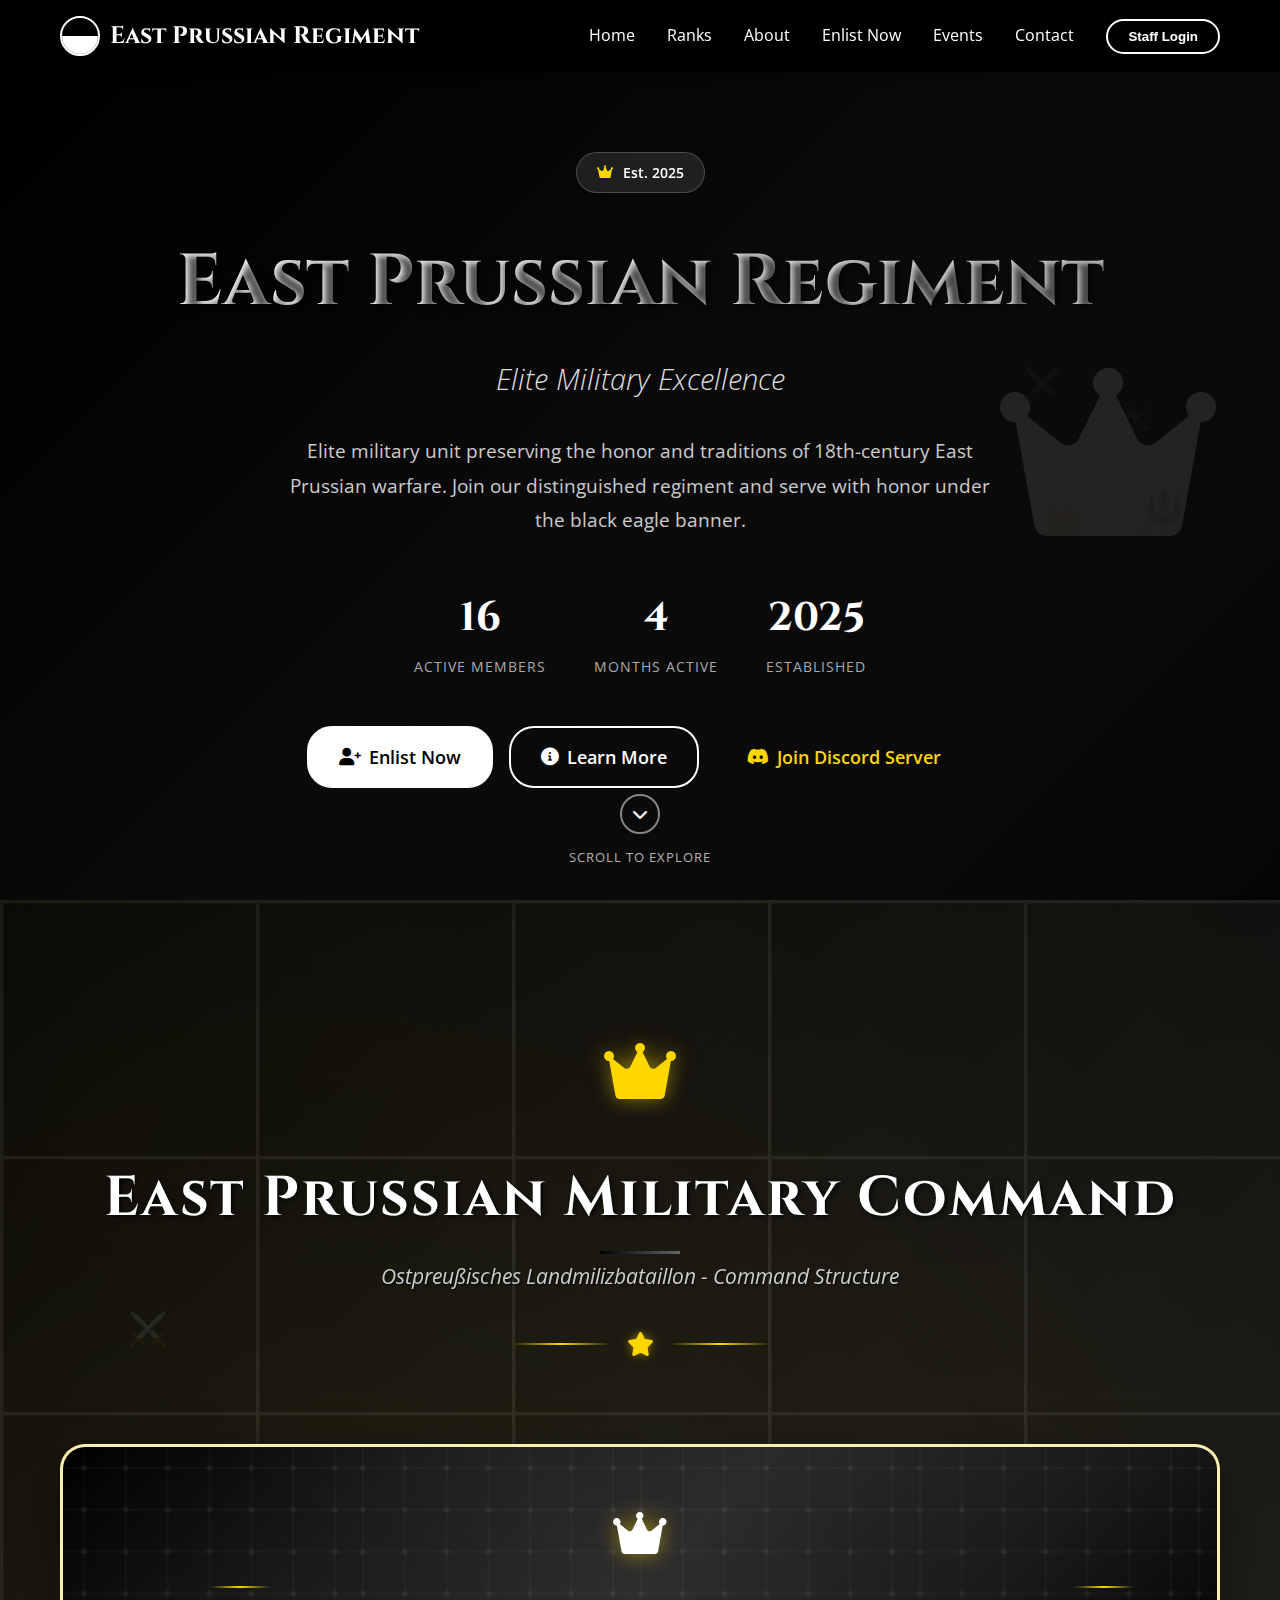
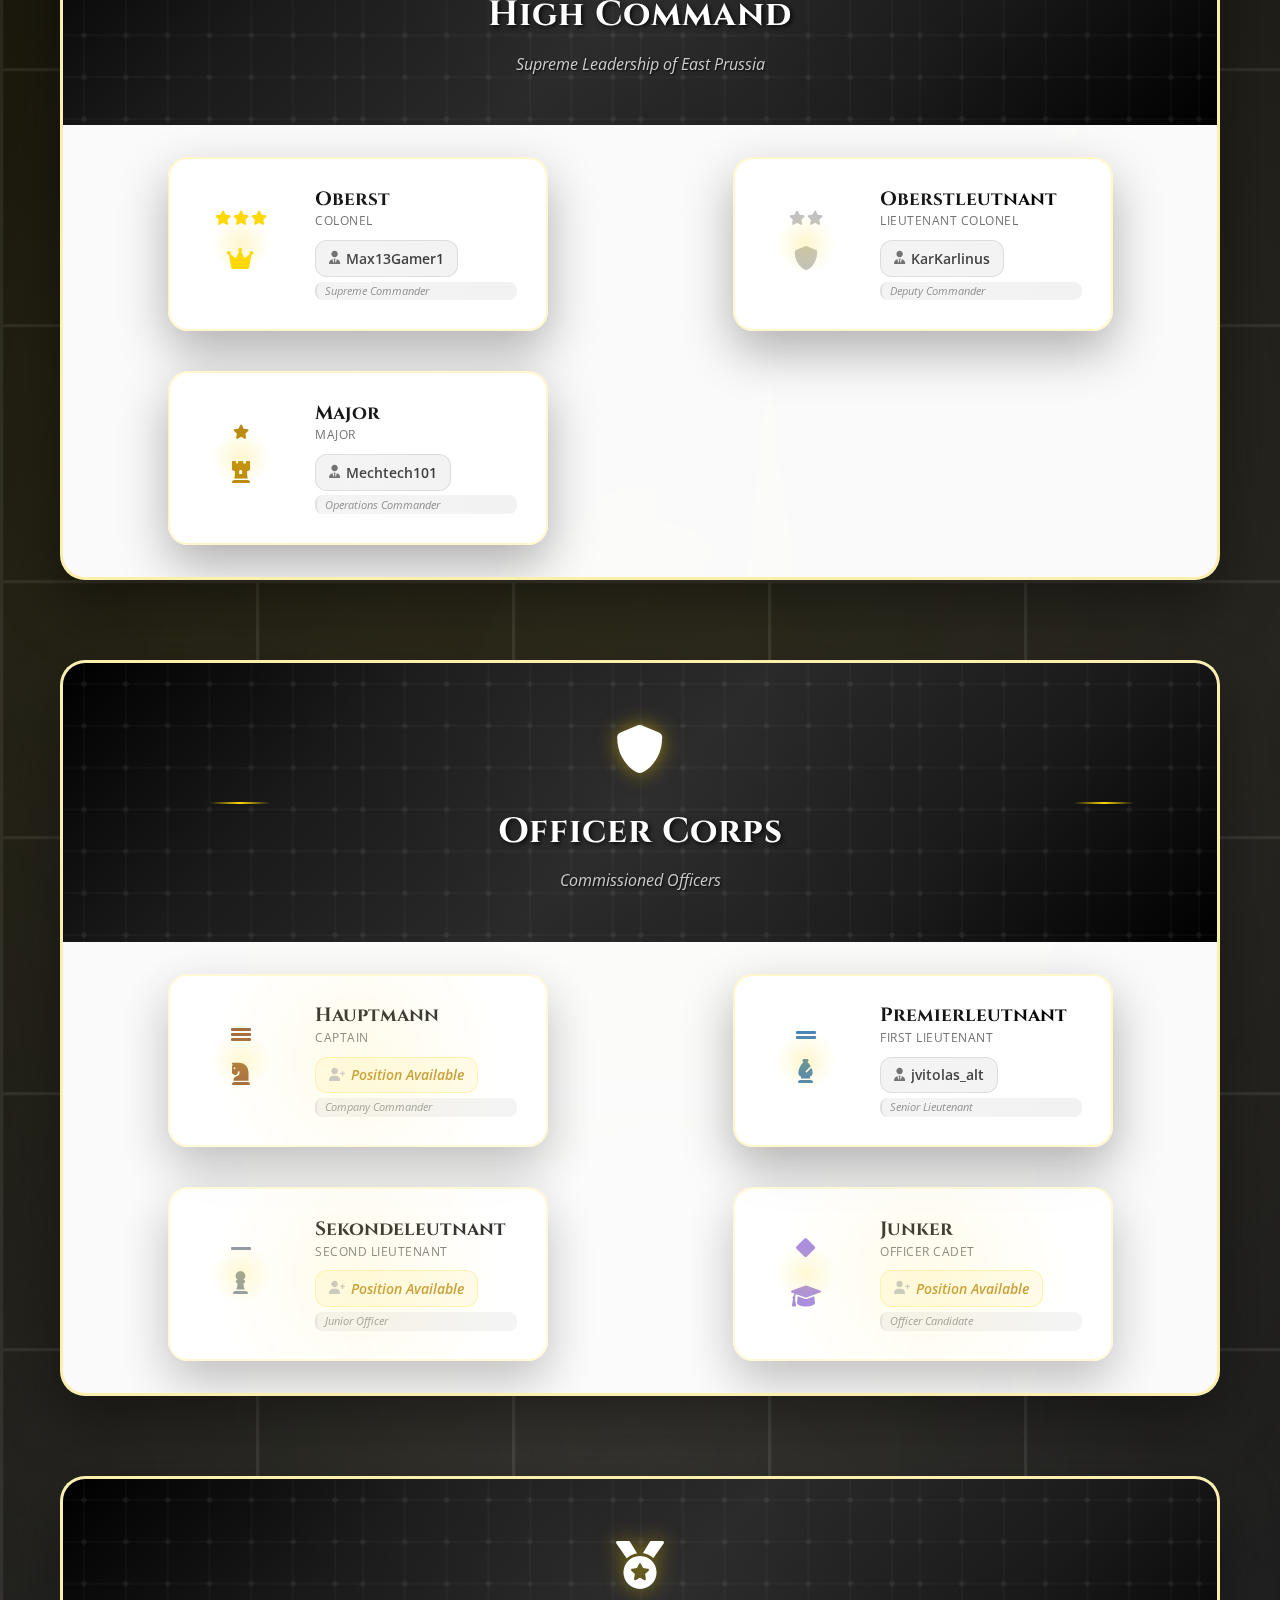
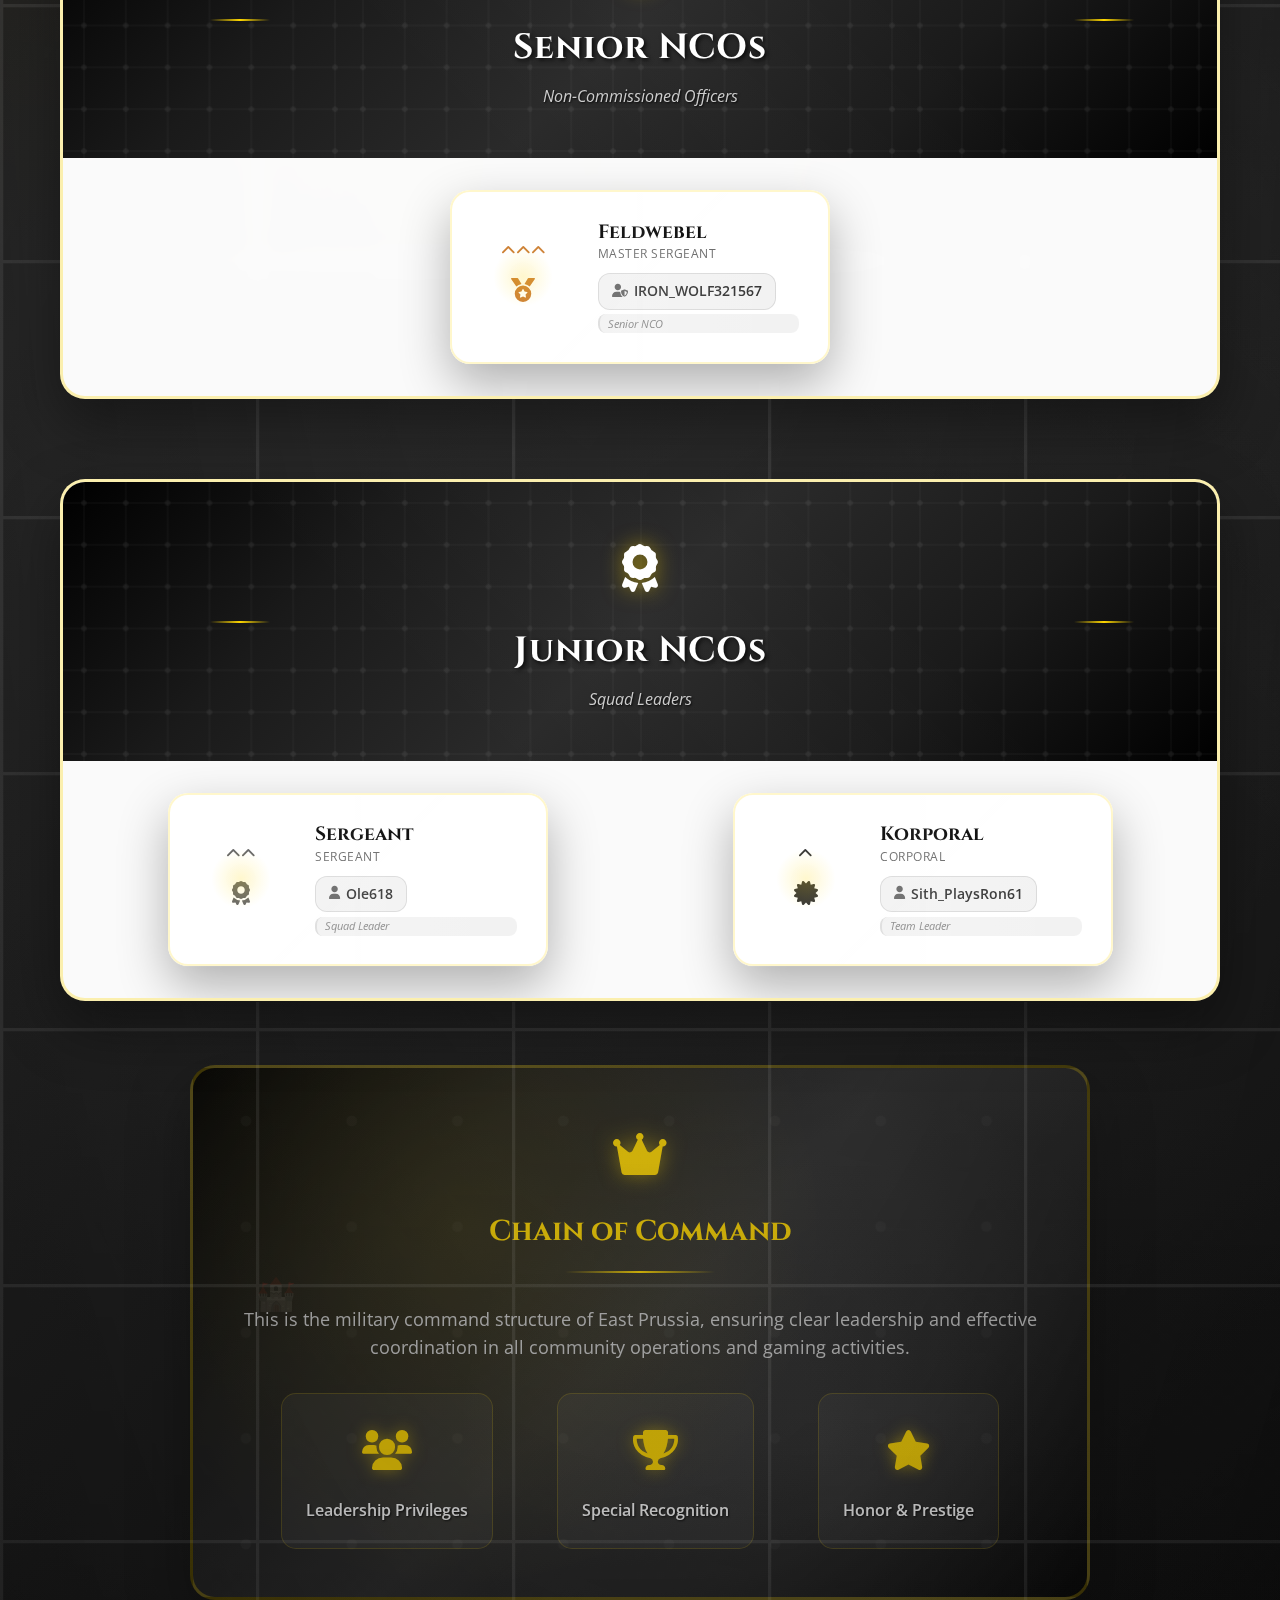
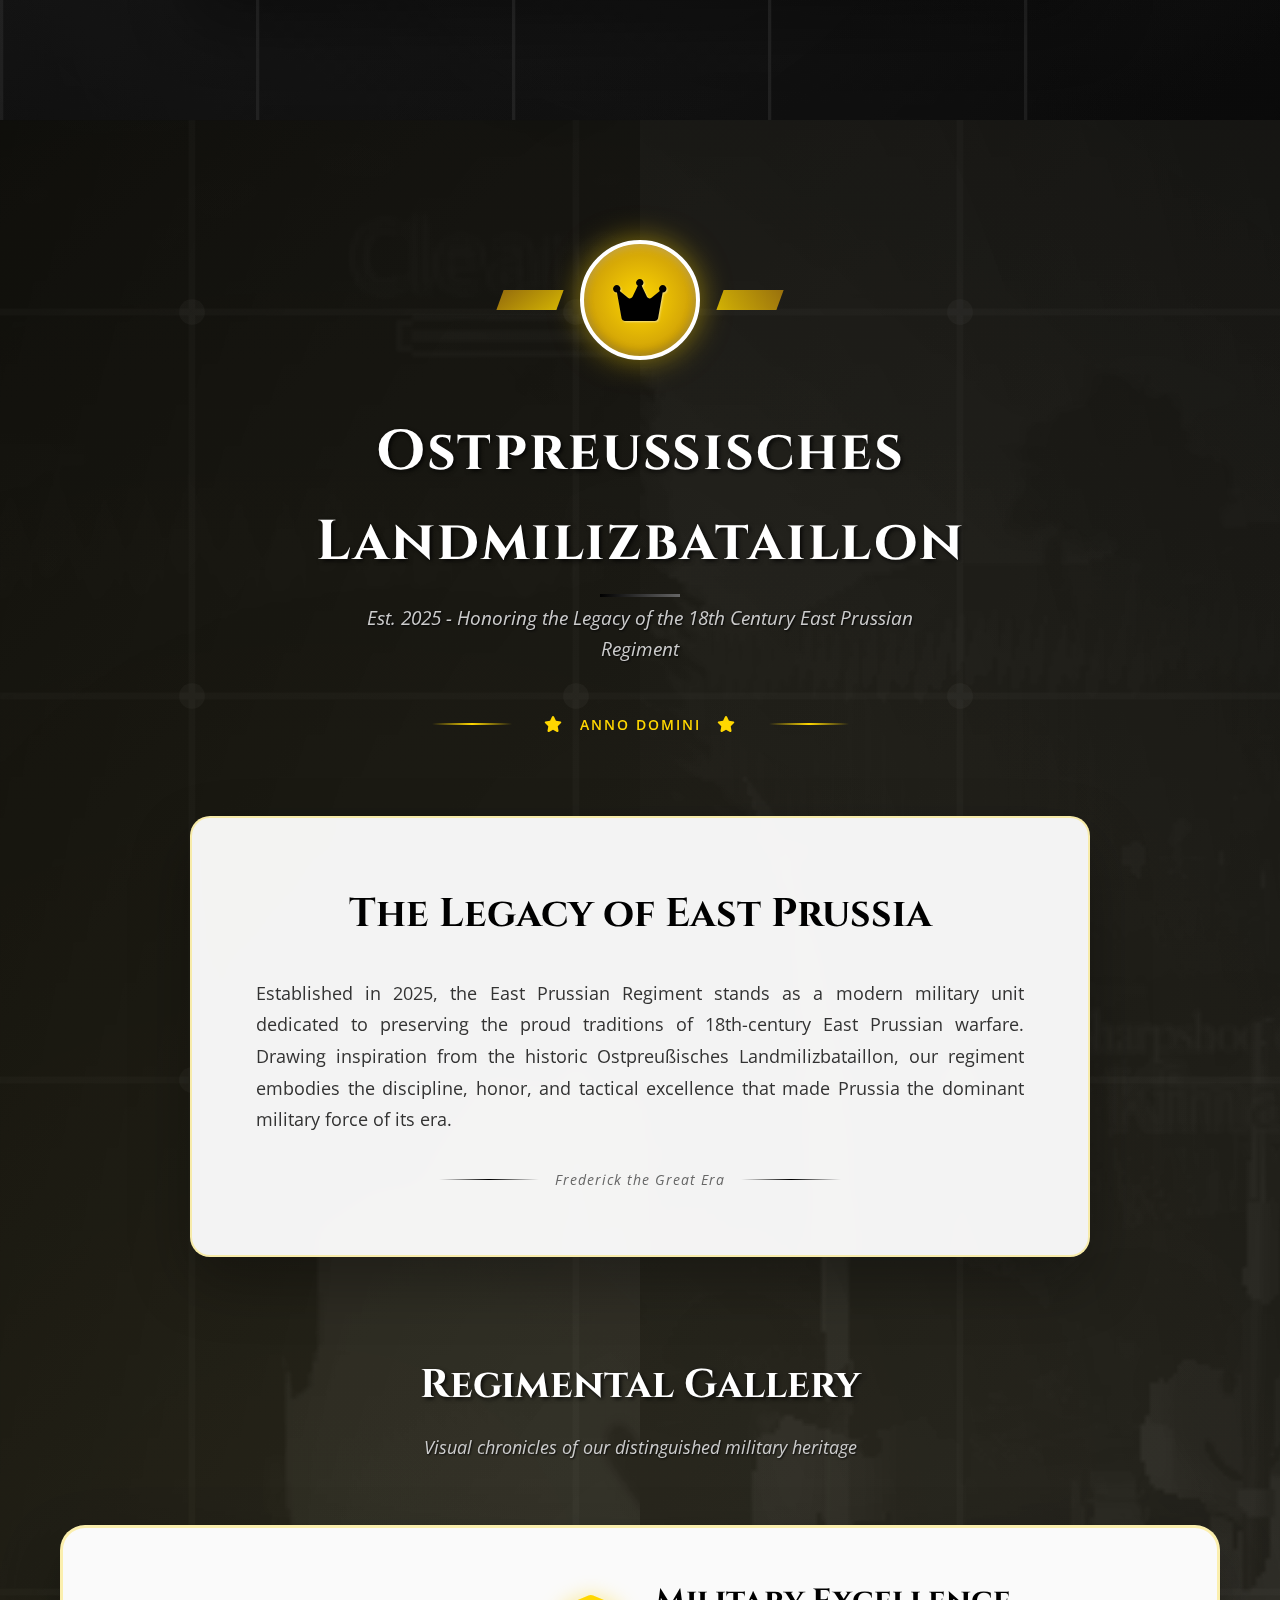
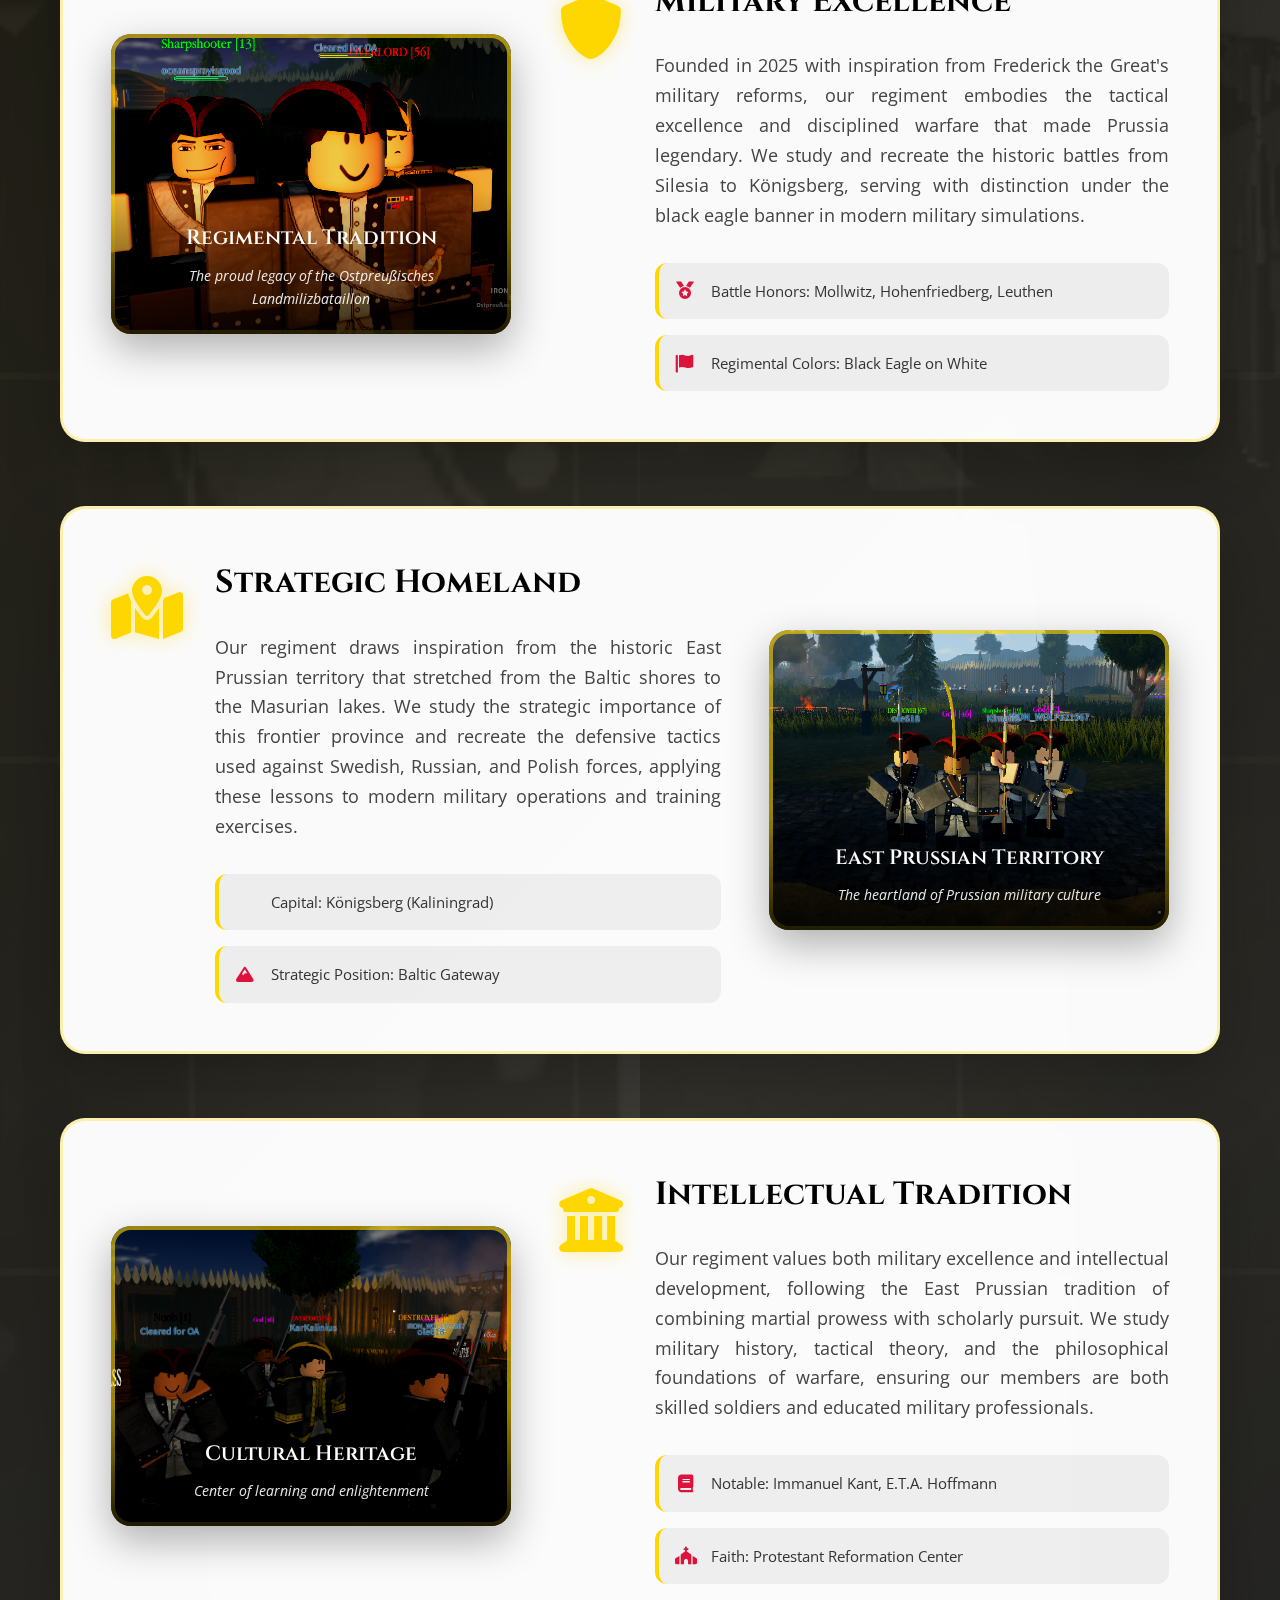
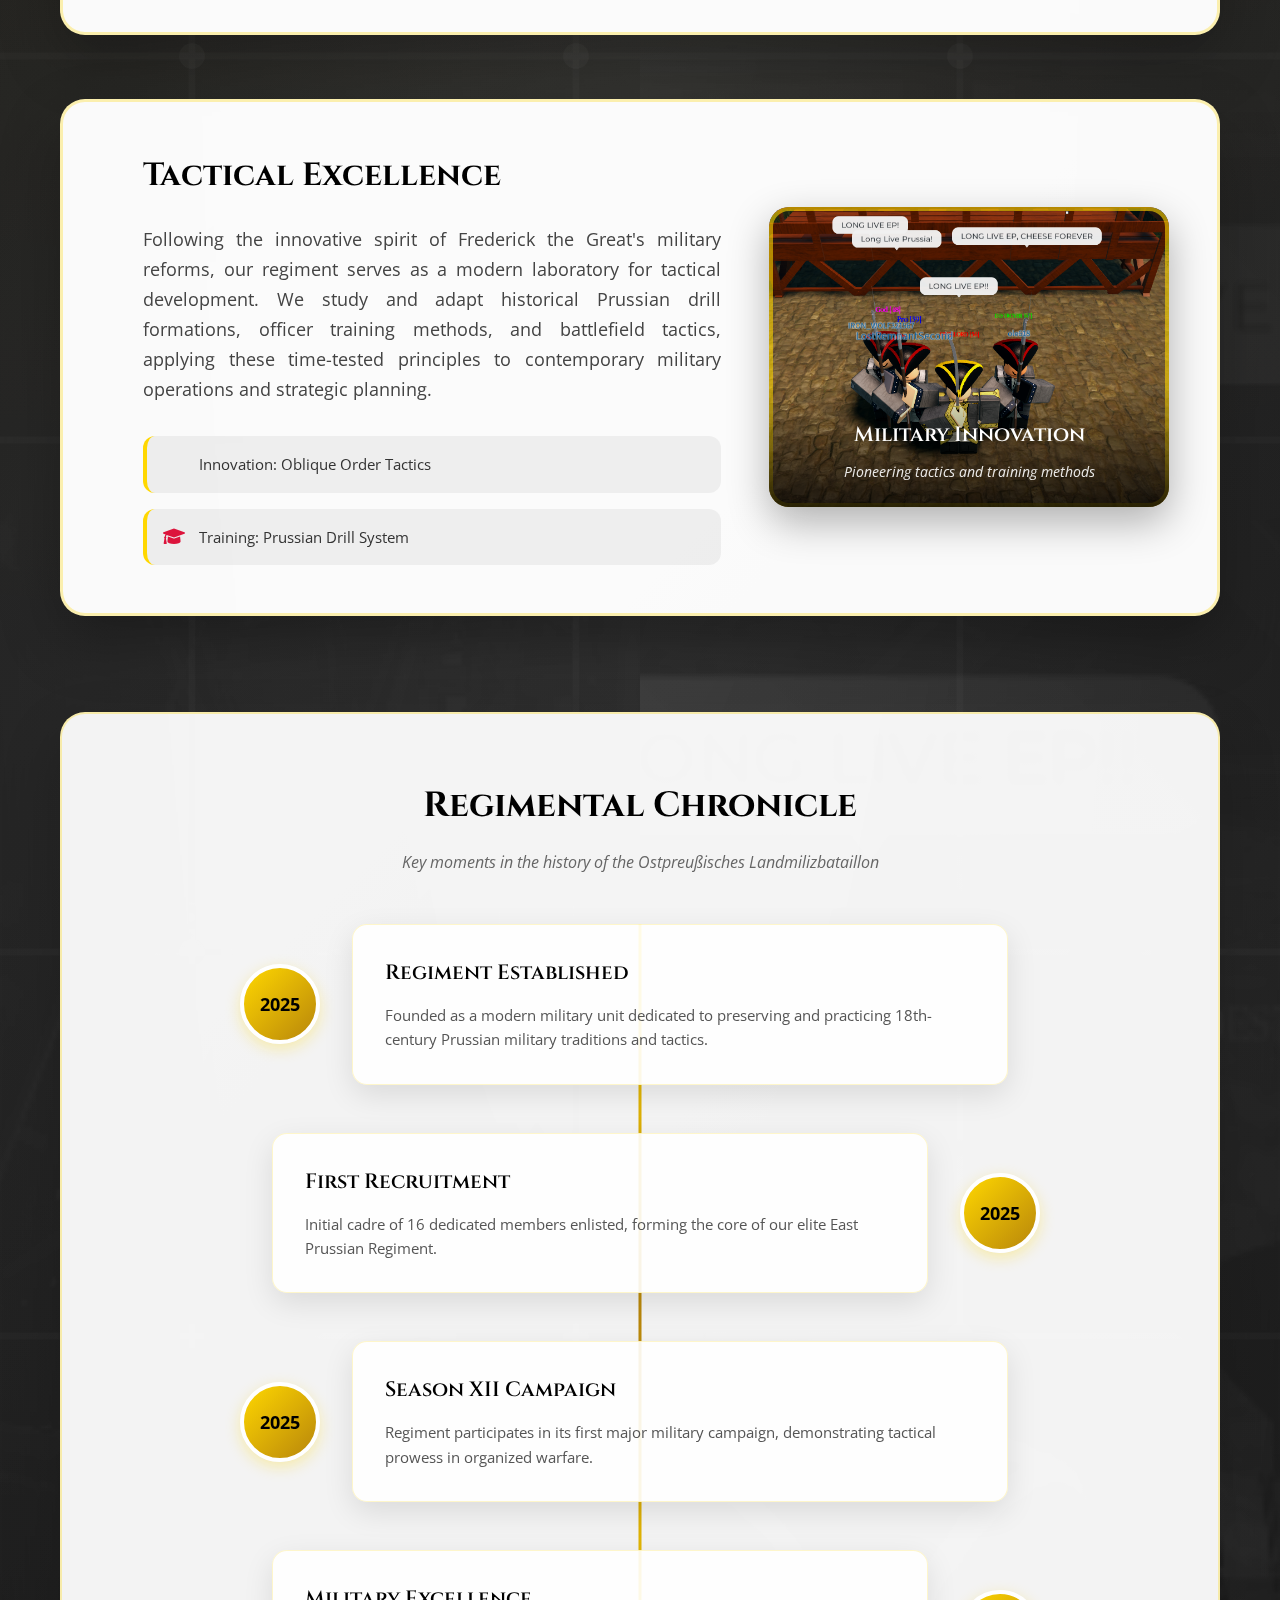
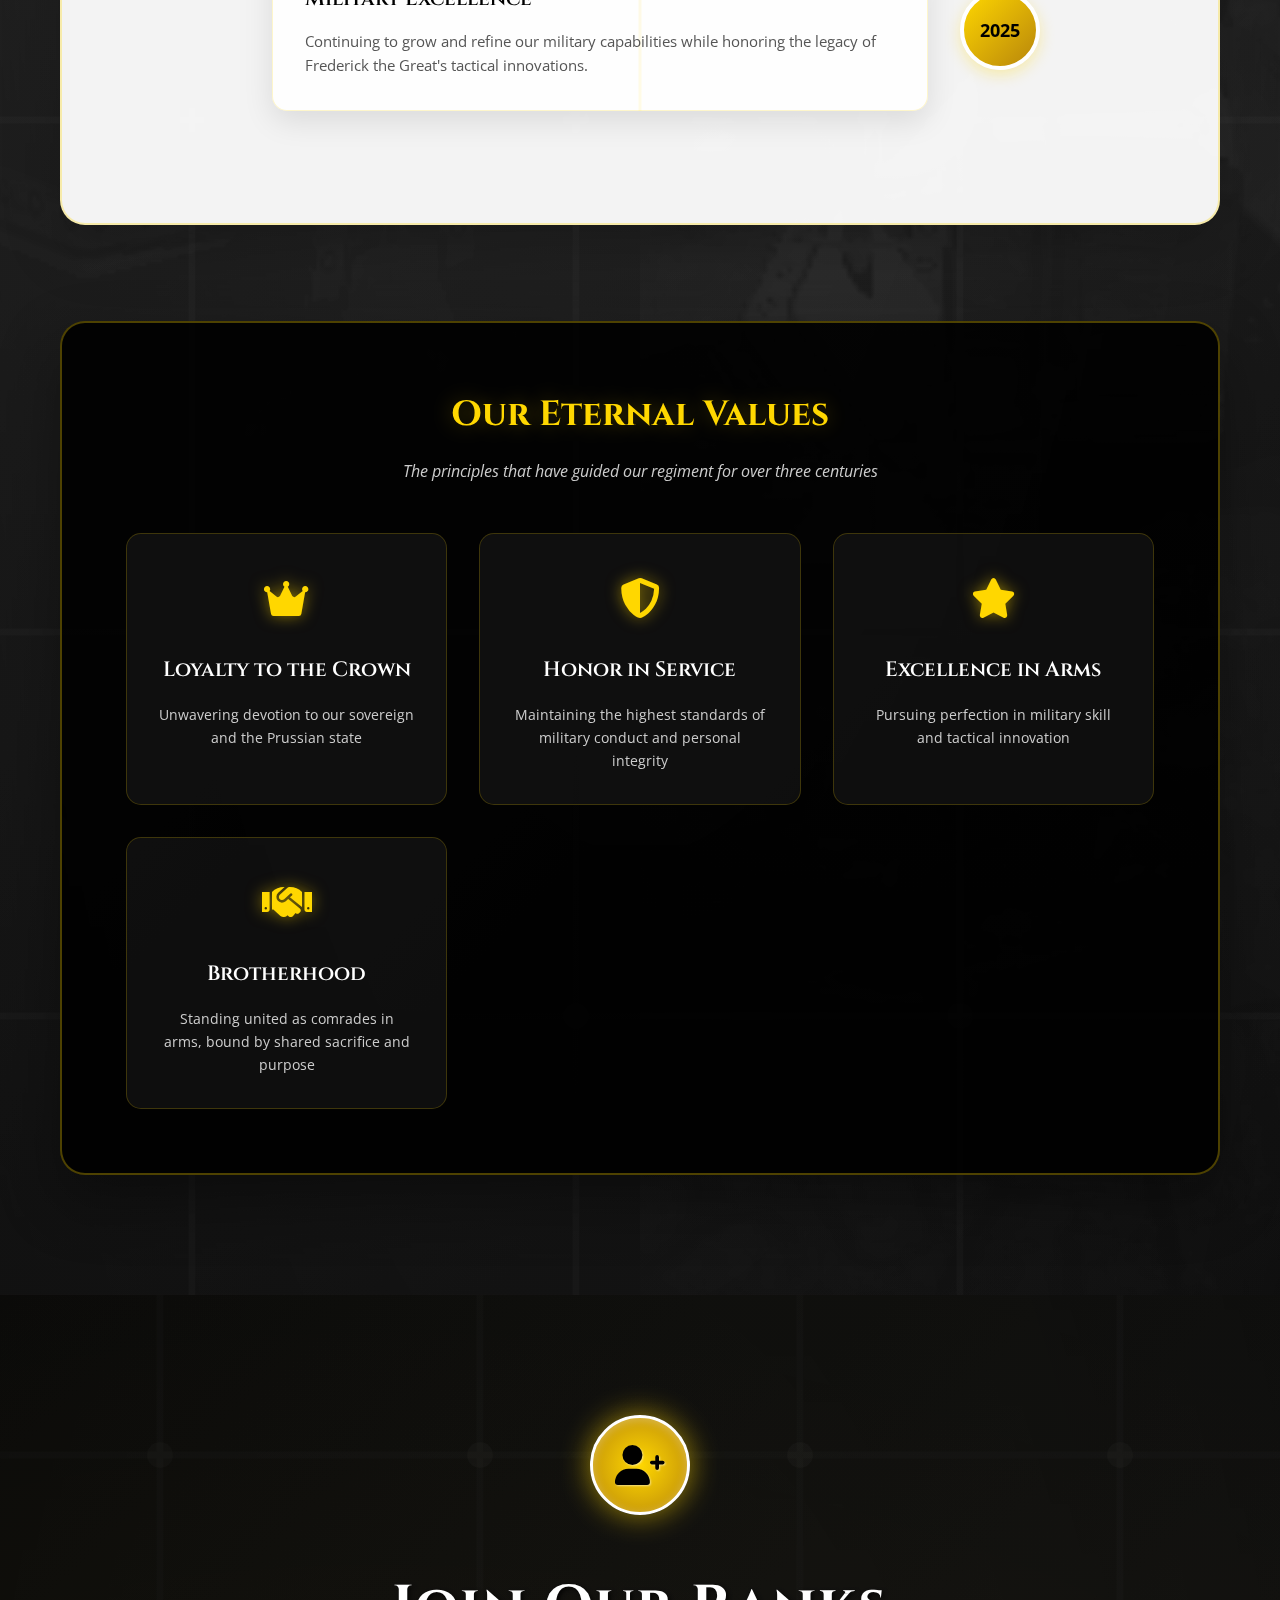
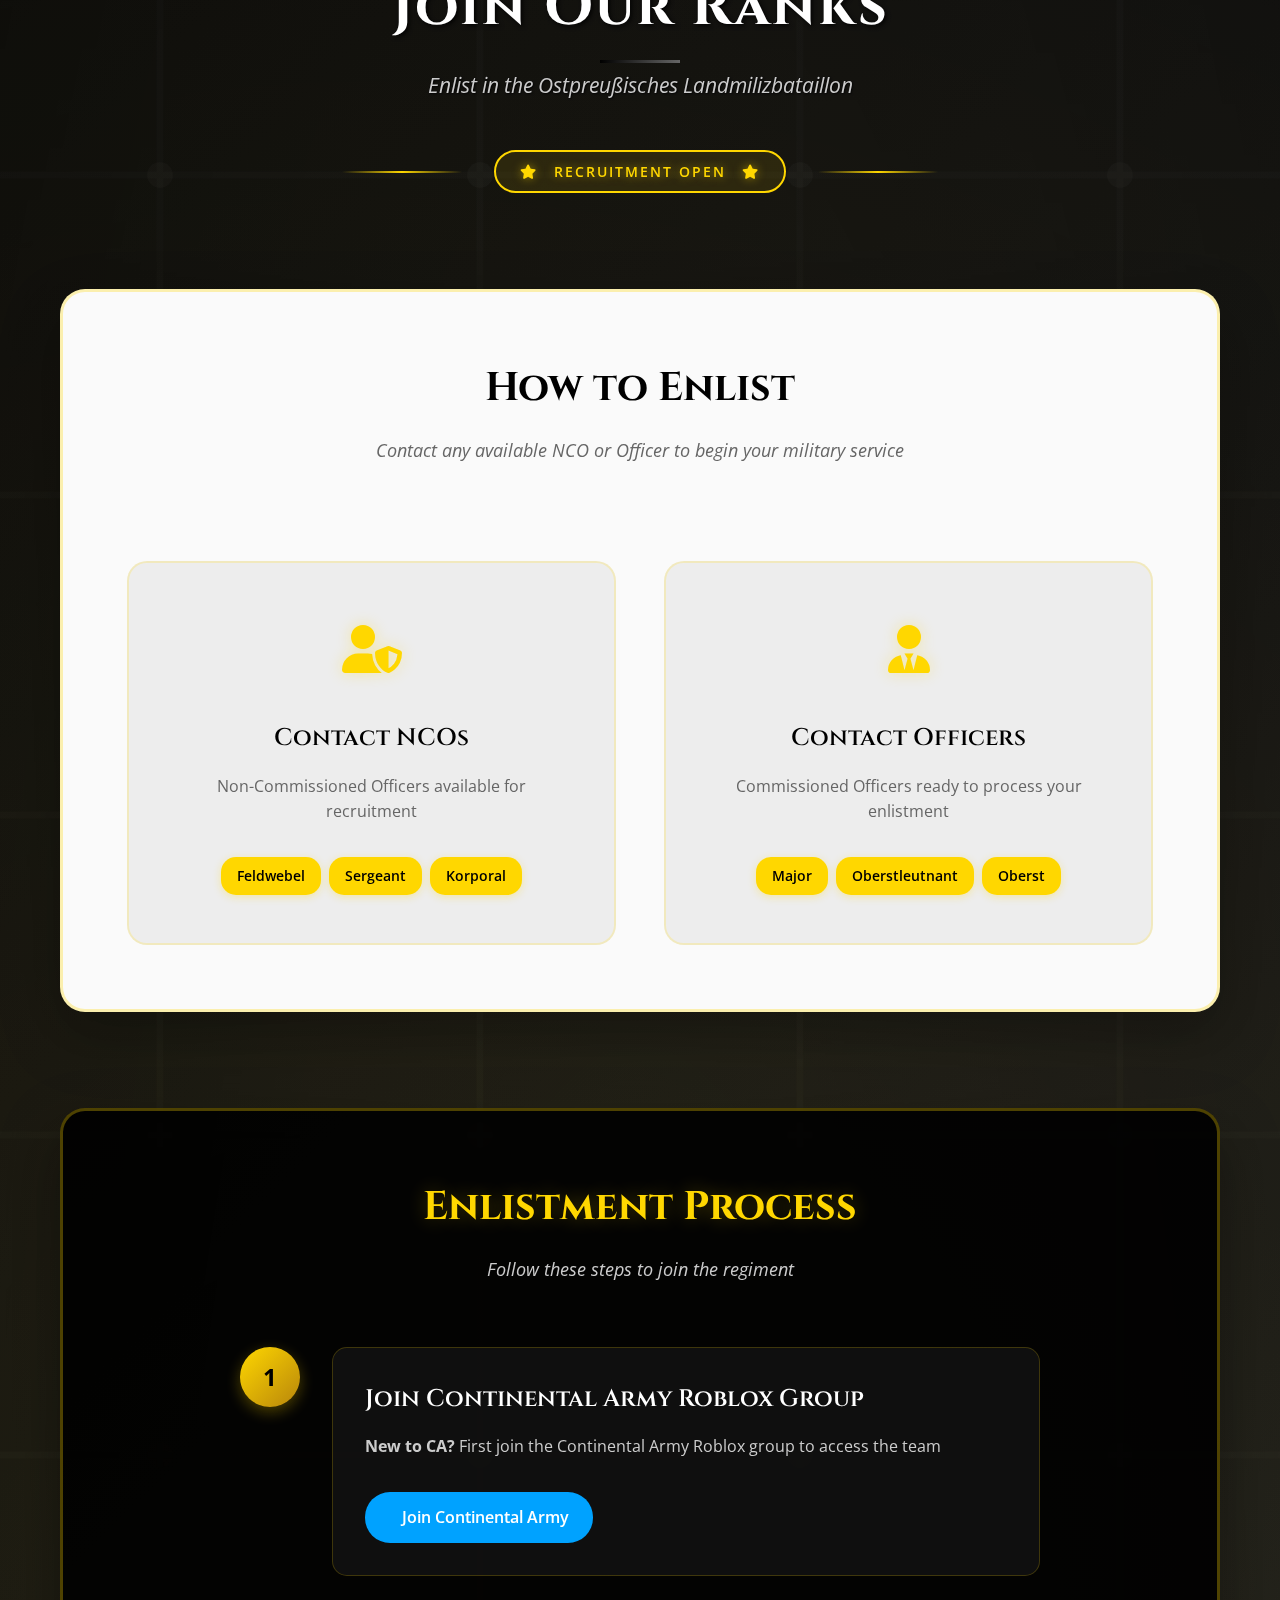
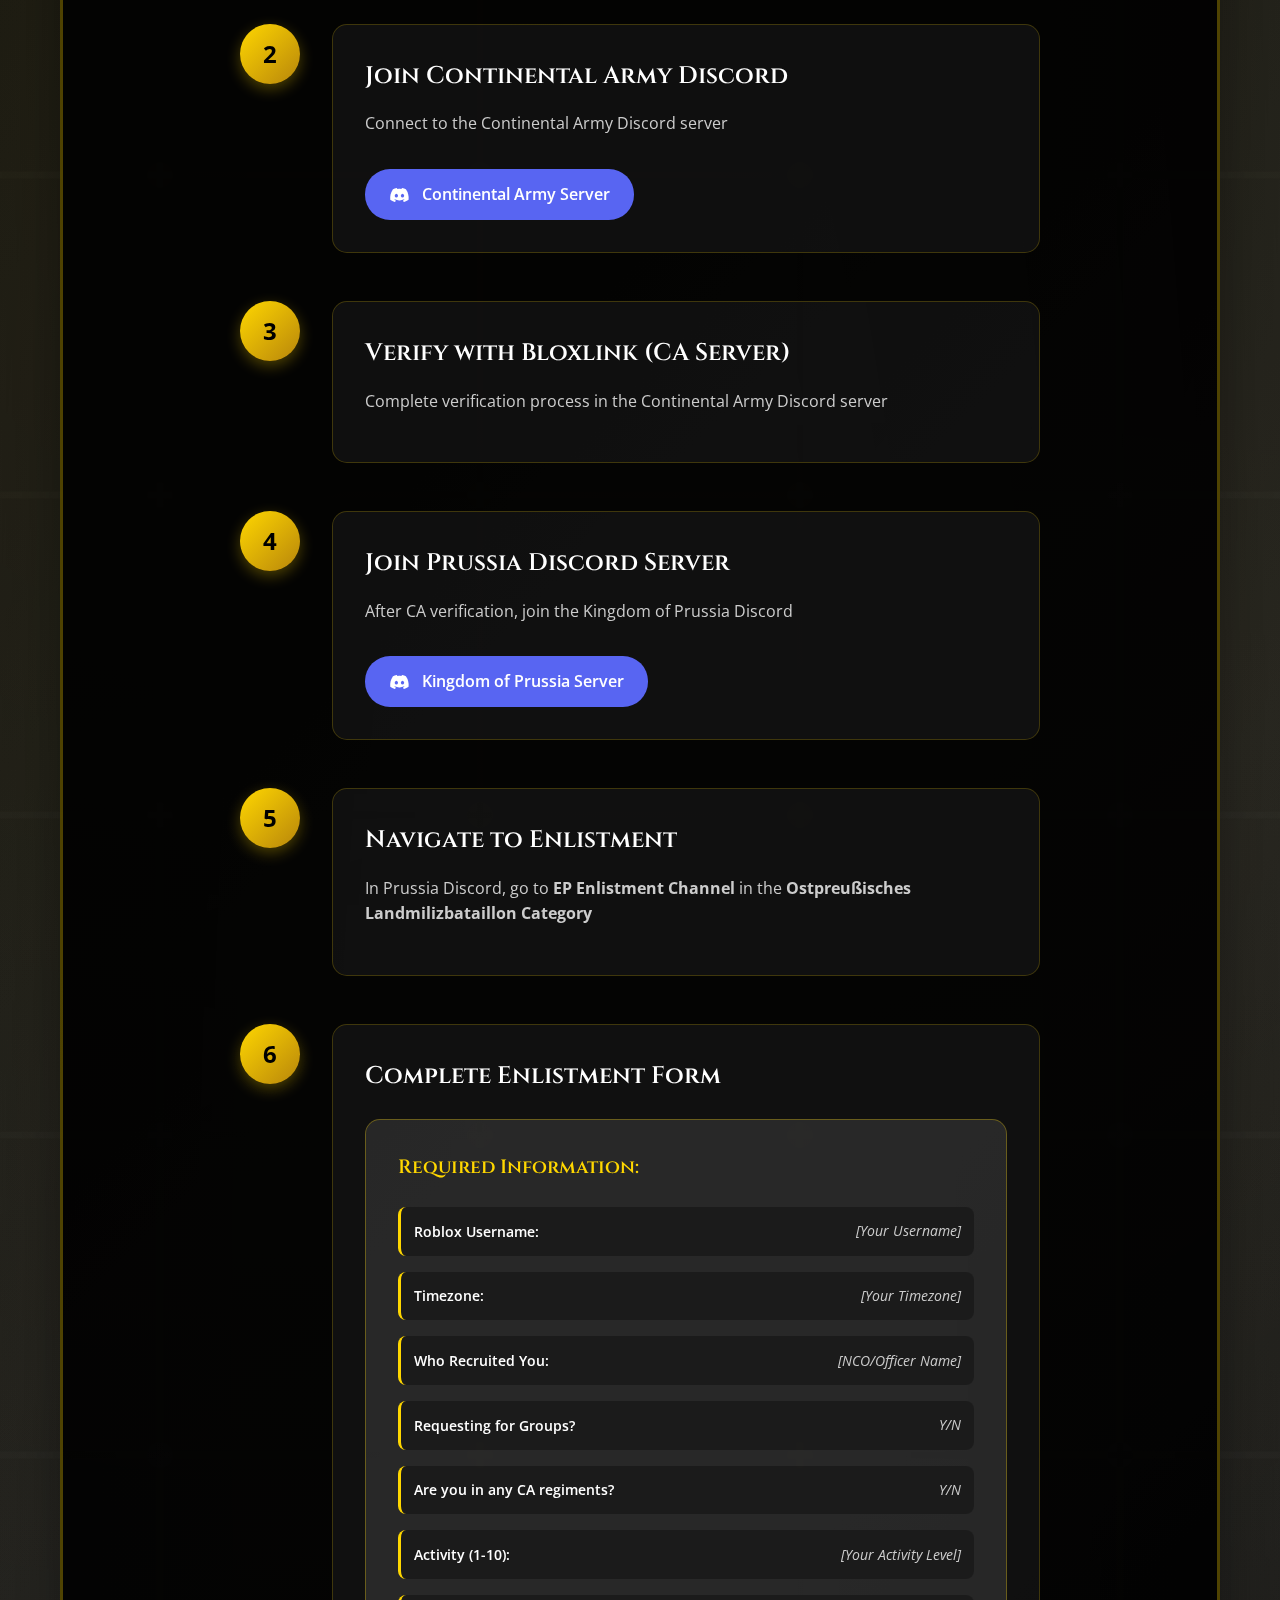
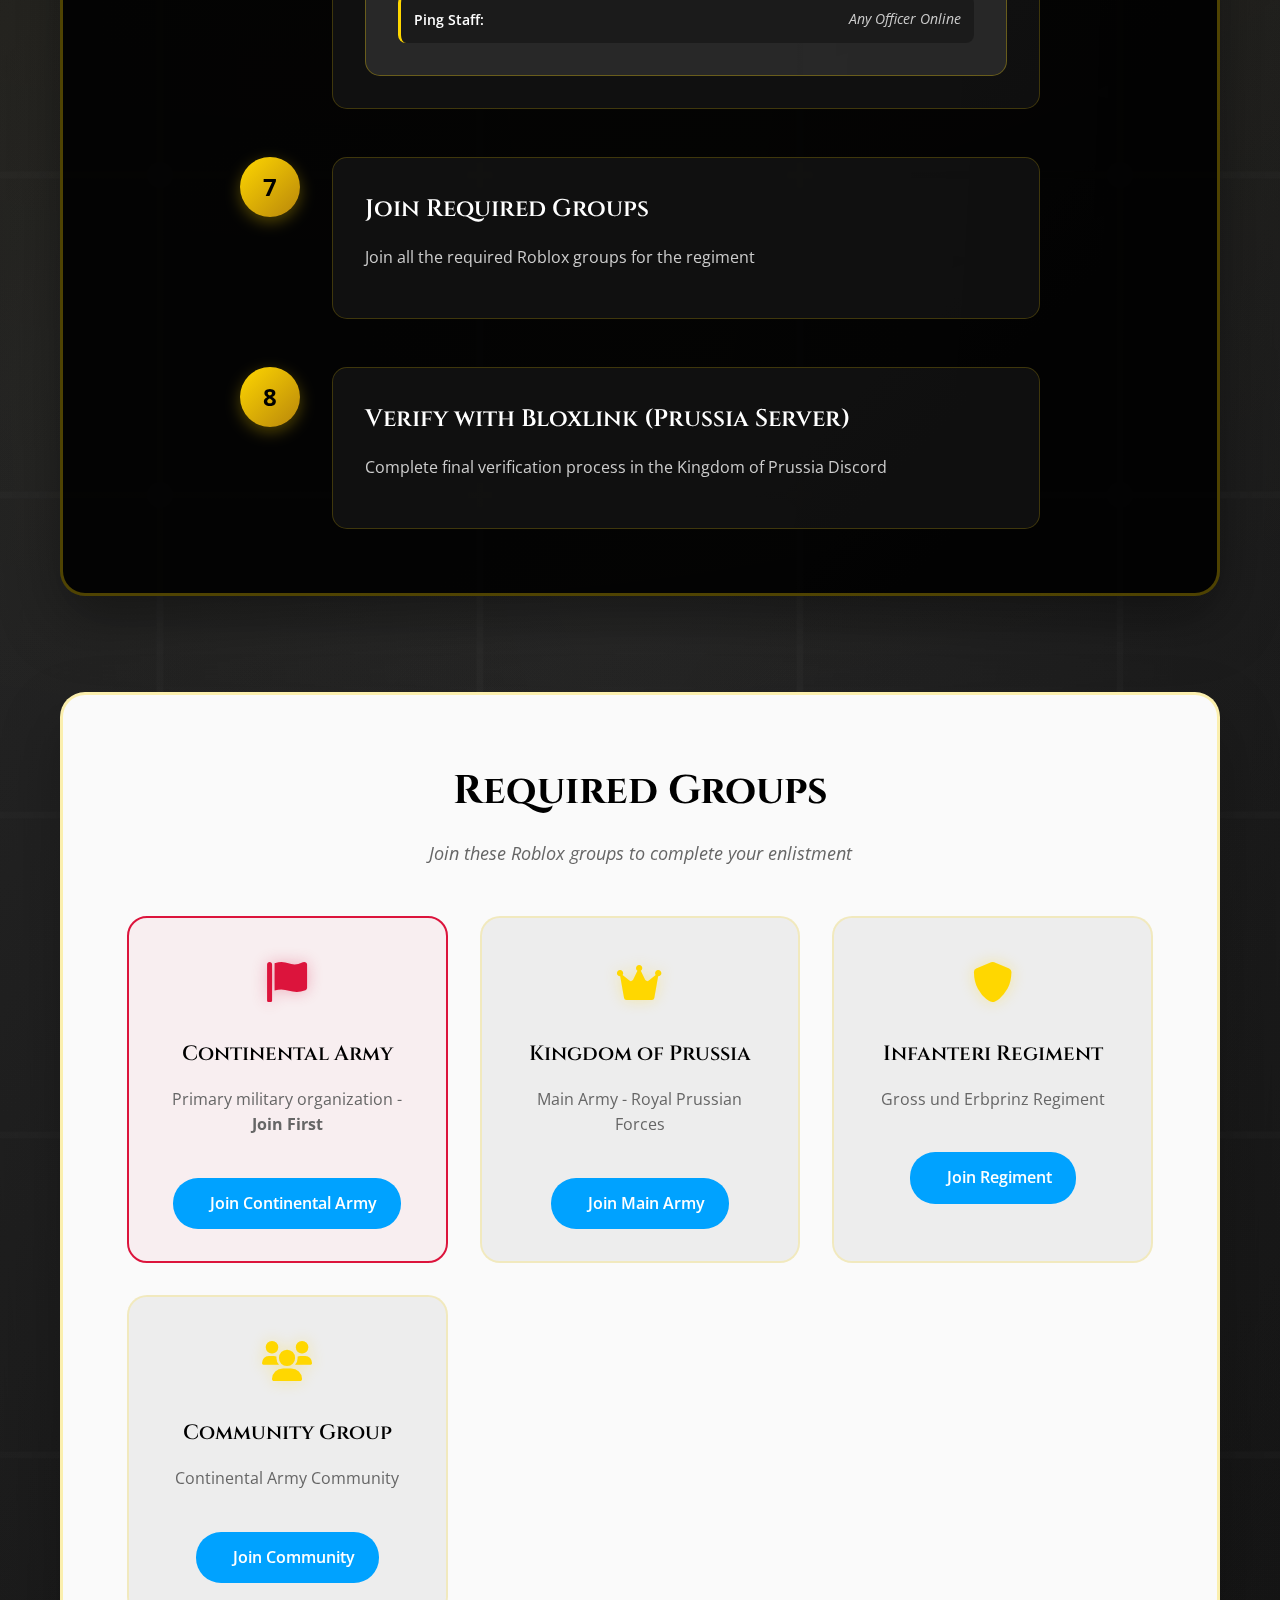
<file: index.html>
<!DOCTYPE html>
<html lang="en">
<head>
    <meta charset="UTF-8">
    <meta name="viewport" content="width=device-width, initial-scale=1.0">
    <title>East Prussian Regiment</title>
    <link rel="stylesheet" href="styles.css">
    <link rel="icon" type="image/svg+xml" href="prussian-civil-flag.svg">
    <link href="https://fonts.googleapis.com/css2?family=Cinzel:wght@400;600;700&family=Open+Sans:wght@300;400;600&display=swap" rel="stylesheet">
    <link rel="stylesheet" href="https://cdnjs.cloudflare.com/ajax/libs/font-awesome/6.0.0/css/all.min.css">
</head>
<body>
    <!-- Navigation -->
    <nav class="navbar">
        <div class="nav-container">
            <div class="nav-logo">
                <img src="prussian-civil-flag.svg" alt="East Prussian Regiment" class="logo-img">
                <span class="logo-text">East Prussian Regiment</span>
            </div>
            <ul class="nav-menu">
                <li class="nav-item"><a href="#home" class="nav-link">Home</a></li>
                <li class="nav-item"><a href="#ranks" class="nav-link">Ranks</a></li>
                <li class="nav-item"><a href="#about" class="nav-link">About</a></li>
                <li class="nav-item"><a href="#games" class="nav-link">Enlist Now</a></li>
                <li class="nav-item"><a href="#events" class="nav-link">Events</a></li>
                <li class="nav-item"><a href="#contact" class="nav-link">Contact</a></li>
                <li class="nav-item"><button class="login-btn" onclick="openLoginModal()">Staff Login</button></li>
            </ul>
            <div class="hamburger">
                <span class="bar"></span>
                <span class="bar"></span>
                <span class="bar"></span>
            </div>
        </div>
    </nav>

    <!-- Hero Section -->
    <section id="home" class="hero">
        <div class="hero-background">
            <div class="hero-images">
                <div class="hero-image-item" style="--delay: 0s;">
                    <img src="hero-image-1.png" alt="East Prussian Heritage 1">
                </div>
                <div class="hero-image-item" style="--delay: 0.5s;">
                    <img src="hero-image-2.png" alt="East Prussian Heritage 2">
                </div>
                <div class="hero-image-item" style="--delay: 1s;">
                    <img src="hero-image-3.png" alt="East Prussian Heritage 3">
                </div>
                <div class="hero-image-item" style="--delay: 1.5s;">
                    <img src="hero-image-4.png" alt="East Prussian Heritage 4">
                </div>
            </div>
            <div class="hero-overlay"></div>
        </div>
        
        <div class="hero-content">
            <div class="hero-badge">
                <i class="fas fa-crown"></i>
                <span>Est. 2025</span>
            </div>
            <h1 class="hero-title">East Prussian Regiment</h1>
            <p class="hero-subtitle">Elite Military Excellence</p>
            <div class="hero-description">
                <p>Elite military unit preserving the honor and traditions of 18th-century East Prussian warfare. Join our distinguished regiment and serve with honor under the black eagle banner.</p>
            </div>
            <div class="hero-stats">
                <div class="stat-item">
                    <span class="stat-number">16</span>
                    <span class="stat-label">Active Members</span>
                </div>
                <div class="stat-item">
                    <span class="stat-number">4</span>
                    <span class="stat-label">Months Active</span>
                </div>
                <div class="stat-item">
                    <span class="stat-number">2025</span>
                    <span class="stat-label">Established</span>
                </div>
            </div>
            <div class="hero-buttons">
                <a href="#games" class="btn btn-primary">
                    <i class="fas fa-user-plus"></i>
                    Enlist Now
                </a>
                <a href="#about" class="btn btn-secondary">
                    <i class="fas fa-info-circle"></i>
                    Learn More
                </a>
                <a href="#contact" class="btn btn-tertiary">
                    <i class="fab fa-discord"></i>
                    Join Discord Server
                </a>
            </div>
        </div>
        
        <div class="hero-decoration">
            <div class="prussian-eagle">
                <i class="fas fa-crown"></i>
            </div>
            <div class="floating-elements">
                <div class="floating-element" style="--delay: 0s; --duration: 6s;">⚔️</div>
                <div class="floating-element" style="--delay: 2s; --duration: 8s;">🏰</div>
                <div class="floating-element" style="--delay: 4s; --duration: 7s;">🦅</div>
                <div class="floating-element" style="--delay: 1s; --duration: 9s;">👑</div>
            </div>
        </div>
        
        <div class="hero-scroll-indicator">
            <div class="scroll-arrow">
                <i class="fas fa-chevron-down"></i>
            </div>
            <span>Scroll to explore</span>
        </div>
    </section>

    <!-- Rank Structure Section -->
    <section id="ranks" class="rank-structure">
        <!-- Military Background -->
        <div class="military-background">
            <div class="military-pattern"></div>
            <div class="military-overlay"></div>
            <div class="floating-military-elements">
                <div class="military-element" style="--delay: 0s;">⚔️</div>
                <div class="military-element" style="--delay: 2s;">🛡️</div>
                <div class="military-element" style="--delay: 4s;">👑</div>
                <div class="military-element" style="--delay: 6s;">🦅</div>
                <div class="military-element" style="--delay: 8s;">🏰</div>
            </div>
        </div>

        <div class="container">
            <!-- Enhanced Header -->
            <div class="ranks-header">
                <div class="header-decoration">
                    <div class="prussian-eagle-large">
                        <i class="fas fa-crown"></i>
                    </div>
                </div>
                <h2 class="section-title enhanced">East Prussian Military Command</h2>
                <p class="section-subtitle enhanced">Ostpreußisches Landmilizbataillon - Command Structure</p>
                <div class="header-divider">
                    <div class="divider-line"></div>
                    <div class="divider-emblem">
                        <i class="fas fa-star"></i>
                    </div>
                    <div class="divider-line"></div>
                </div>
            </div>
            
            <div class="rank-hierarchy enhanced">
                <!-- HIGH COMMAND -->
                <div class="rank-group high-command enhanced">
                    <div class="group-header enhanced">
                        <div class="header-background"></div>
                        <div class="group-content">
                            <div class="group-badge">
                                <i class="fas fa-crown"></i>
                            </div>
                            <h3 class="group-title">High Command</h3>
                            <p class="group-subtitle">Supreme Leadership of East Prussia</p>
                        </div>
                        <div class="header-ornaments">
                            <div class="ornament left"></div>
                            <div class="ornament right"></div>
                        </div>
                    </div>
                    <div class="rank-grid enhanced">
                        <!-- Colonel -->
                        <div class="rank-card colonel enhanced">
                            <div class="card-background"></div>
                            <div class="rank-insignia enhanced">
                                <div class="insignia-glow"></div>
                                <div class="rank-stars">
                                    <i class="fas fa-star"></i>
                                    <i class="fas fa-star"></i>
                                    <i class="fas fa-star"></i>
                                </div>
                                <div class="rank-eagle">
                                    <i class="fas fa-crown"></i>
                                </div>
                            </div>
                            <div class="rank-info enhanced">
                                <h3 class="rank-title">Oberst</h3>
                                <p class="rank-subtitle">Colonel</p>
                                <div class="officer-name">
                                    <div class="name-badge">
                                        <i class="fas fa-user-tie"></i>
                                        <span>Max13Gamer1</span>
                                    </div>
                                </div>
                                <div class="rank-description">Supreme Commander</div>
                            </div>
                            <div class="card-effects">
                                <div class="shine-effect"></div>
                            </div>
                        </div>

                        <!-- Lieutenant Colonel -->
                        <div class="rank-card lieutenant-colonel enhanced">
                            <div class="card-background"></div>
                            <div class="rank-insignia enhanced">
                                <div class="insignia-glow"></div>
                                <div class="rank-stars">
                                    <i class="fas fa-star"></i>
                                    <i class="fas fa-star"></i>
                                </div>
                                <div class="rank-eagle">
                                    <i class="fas fa-shield-alt"></i>
                                </div>
                            </div>
                            <div class="rank-info enhanced">
                                <h3 class="rank-title">Oberstleutnant</h3>
                                <p class="rank-subtitle">Lieutenant Colonel</p>
                                <div class="officer-name">
                                    <div class="name-badge">
                                        <i class="fas fa-user-tie"></i>
                                        <span>KarKarlinus</span>
                                    </div>
                                </div>
                                <div class="rank-description">Deputy Commander</div>
                            </div>
                            <div class="card-effects">
                                <div class="shine-effect"></div>
                            </div>
                        </div>

                        <!-- Major -->
                        <div class="rank-card major enhanced">
                            <div class="card-background"></div>
                            <div class="rank-insignia enhanced">
                                <div class="insignia-glow"></div>
                                <div class="rank-stars">
                                    <i class="fas fa-star"></i>
                                </div>
                                <div class="rank-eagle">
                                    <i class="fas fa-chess-rook"></i>
                                </div>
                            </div>
                            <div class="rank-info enhanced">
                                <h3 class="rank-title">Major</h3>
                                <p class="rank-subtitle">Major</p>
                                <div class="officer-name">
                                    <div class="name-badge">
                                        <i class="fas fa-user-tie"></i>
                                        <span>Mechtech101</span>
                                    </div>
                                </div>
                                <div class="rank-description">Operations Commander</div>
                            </div>
                            <div class="card-effects">
                                <div class="shine-effect"></div>
                            </div>
                        </div>
                    </div>
                </div>

                <!-- OFFICER CORPS -->
                <div class="rank-group officer-corps enhanced">
                    <div class="group-header enhanced">
                        <div class="header-background"></div>
                        <div class="group-content">
                            <div class="group-badge">
                                <i class="fas fa-shield-alt"></i>
                            </div>
                            <h3 class="group-title">Officer Corps</h3>
                            <p class="group-subtitle">Commissioned Officers</p>
                        </div>
                        <div class="header-ornaments">
                            <div class="ornament left"></div>
                            <div class="ornament right"></div>
                        </div>
                    </div>
                    <div class="rank-grid enhanced">
                        <!-- Hauptmann -->
                        <div class="rank-card hauptmann enhanced vacant-position">
                            <div class="card-background"></div>
                            <div class="rank-insignia enhanced">
                                <div class="insignia-glow"></div>
                                <div class="rank-bars">
                                    <div class="rank-bar"></div>
                                    <div class="rank-bar"></div>
                                    <div class="rank-bar"></div>
                                </div>
                                <div class="rank-eagle">
                                    <i class="fas fa-chess-knight"></i>
                                </div>
                            </div>
                            <div class="rank-info enhanced">
                                <h3 class="rank-title">Hauptmann</h3>
                                <p class="rank-subtitle">Captain</p>
                                <div class="officer-name vacant">
                                    <div class="name-badge vacant">
                                        <i class="fas fa-user-plus"></i>
                                        <span>Position Available</span>
                                    </div>
                                </div>
                                <div class="rank-description">Company Commander</div>
                            </div>
                            <div class="card-effects">
                                <div class="vacant-pulse"></div>
                            </div>
                        </div>

                        <!-- Premierleutnant -->
                        <div class="rank-card premierleutnant enhanced">
                            <div class="card-background"></div>
                            <div class="rank-insignia enhanced">
                                <div class="insignia-glow"></div>
                                <div class="rank-bars">
                                    <div class="rank-bar"></div>
                                    <div class="rank-bar"></div>
                                </div>
                                <div class="rank-eagle">
                                    <i class="fas fa-chess-bishop"></i>
                                </div>
                            </div>
                            <div class="rank-info enhanced">
                                <h3 class="rank-title">Premierleutnant</h3>
                                <p class="rank-subtitle">First Lieutenant</p>
                                <div class="officer-name">
                                    <div class="name-badge">
                                        <i class="fas fa-user-tie"></i>
                                        <span>jvitolas_alt</span>
                                    </div>
                                </div>
                                <div class="rank-description">Senior Lieutenant</div>
                            </div>
                            <div class="card-effects">
                                <div class="shine-effect"></div>
                            </div>
                        </div>

                        <!-- Sekondeleutnant -->
                        <div class="rank-card sekondeleutnant enhanced vacant-position">
                            <div class="card-background"></div>
                            <div class="rank-insignia enhanced">
                                <div class="insignia-glow"></div>
                                <div class="rank-bars">
                                    <div class="rank-bar"></div>
                                </div>
                                <div class="rank-eagle">
                                    <i class="fas fa-chess-pawn"></i>
                                </div>
                            </div>
                            <div class="rank-info enhanced">
                                <h3 class="rank-title">Sekondeleutnant</h3>
                                <p class="rank-subtitle">Second Lieutenant</p>
                                <div class="officer-name vacant">
                                    <div class="name-badge vacant">
                                        <i class="fas fa-user-plus"></i>
                                        <span>Position Available</span>
                                    </div>
                                </div>
                                <div class="rank-description">Junior Officer</div>
                            </div>
                            <div class="card-effects">
                                <div class="vacant-pulse"></div>
                            </div>
                        </div>

                        <!-- Junker -->
                        <div class="rank-card junker enhanced vacant-position">
                            <div class="card-background"></div>
                            <div class="rank-insignia enhanced">
                                <div class="insignia-glow"></div>
                                <div class="rank-diamond">
                                    <i class="fas fa-diamond"></i>
                                </div>
                                <div class="rank-eagle">
                                    <i class="fas fa-graduation-cap"></i>
                                </div>
                            </div>
                            <div class="rank-info enhanced">
                                <h3 class="rank-title">Junker</h3>
                                <p class="rank-subtitle">Officer Cadet</p>
                                <div class="officer-name vacant">
                                    <div class="name-badge vacant">
                                        <i class="fas fa-user-plus"></i>
                                        <span>Position Available</span>
                                    </div>
                                </div>
                                <div class="rank-description">Officer Candidate</div>
                            </div>
                            <div class="card-effects">
                                <div class="vacant-pulse"></div>
                            </div>
                        </div>
                    </div>
                </div>

                <!-- SENIOR NCOs -->
                <div class="rank-group senior-ncos enhanced">
                    <div class="group-header enhanced">
                        <div class="header-background"></div>
                        <div class="group-content">
                            <div class="group-badge">
                                <i class="fas fa-medal"></i>
                            </div>
                            <h3 class="group-title">Senior NCOs</h3>
                            <p class="group-subtitle">Non-Commissioned Officers</p>
                        </div>
                        <div class="header-ornaments">
                            <div class="ornament left"></div>
                            <div class="ornament right"></div>
                        </div>
                    </div>
                    <div class="rank-grid enhanced">
                        <!-- Feldwebel -->
                        <div class="rank-card feldwebel enhanced">
                            <div class="card-background"></div>
                            <div class="rank-insignia enhanced">
                                <div class="insignia-glow"></div>
                                <div class="rank-chevrons">
                                    <i class="fas fa-chevron-up"></i>
                                    <i class="fas fa-chevron-up"></i>
                                    <i class="fas fa-chevron-up"></i>
                                </div>
                                <div class="rank-eagle">
                                    <i class="fas fa-medal"></i>
                                </div>
                            </div>
                            <div class="rank-info enhanced">
                                <h3 class="rank-title">Feldwebel</h3>
                                <p class="rank-subtitle">Master Sergeant</p>
                                <div class="officer-name">
                                    <div class="name-badge">
                                        <i class="fas fa-user-shield"></i>
                                        <span>IRON_WOLF321567</span>
                                    </div>
                                </div>
                                <div class="rank-description">Senior NCO</div>
                            </div>
                            <div class="card-effects">
                                <div class="shine-effect"></div>
                            </div>
                        </div>
                    </div>
                </div>

                <!-- JUNIOR NCOs -->
                <div class="rank-group junior-ncos enhanced">
                    <div class="group-header enhanced">
                        <div class="header-background"></div>
                        <div class="group-content">
                            <div class="group-badge">
                                <i class="fas fa-award"></i>
                            </div>
                            <h3 class="group-title">Junior NCOs</h3>
                            <p class="group-subtitle">Squad Leaders</p>
                        </div>
                        <div class="header-ornaments">
                            <div class="ornament left"></div>
                            <div class="ornament right"></div>
                        </div>
                    </div>
                    <div class="rank-grid enhanced">
                        <!-- Sergeant -->
                        <div class="rank-card sergeant enhanced">
                            <div class="card-background"></div>
                            <div class="rank-insignia enhanced">
                                <div class="insignia-glow"></div>
                                <div class="rank-chevrons">
                                    <i class="fas fa-chevron-up"></i>
                                    <i class="fas fa-chevron-up"></i>
                                </div>
                                <div class="rank-eagle">
                                    <i class="fas fa-award"></i>
                                </div>
                            </div>
                            <div class="rank-info enhanced">
                                <h3 class="rank-title">Sergeant</h3>
                                <p class="rank-subtitle">Sergeant</p>
                                <div class="officer-name">
                                    <div class="name-badge">
                                        <i class="fas fa-user"></i>
                                        <span>Ole618</span>
                                    </div>
                                </div>
                                <div class="rank-description">Squad Leader</div>
                            </div>
                            <div class="card-effects">
                                <div class="shine-effect"></div>
                            </div>
                        </div>

                        <!-- Korporal -->
                        <div class="rank-card korporal enhanced">
                            <div class="card-background"></div>
                            <div class="rank-insignia enhanced">
                                <div class="insignia-glow"></div>
                                <div class="rank-chevrons">
                                    <i class="fas fa-chevron-up"></i>
                                </div>
                                <div class="rank-eagle">
                                    <i class="fas fa-certificate"></i>
                                </div>
                            </div>
                            <div class="rank-info enhanced">
                                <h3 class="rank-title">Korporal</h3>
                                <p class="rank-subtitle">Corporal</p>
                                <div class="officer-name">
                                    <div class="name-badge">
                                        <i class="fas fa-user"></i>
                                        <span>Sith_PlaysRon61</span>
                                    </div>
                                </div>
                                <div class="rank-description">Team Leader</div>
                            </div>
                            <div class="card-effects">
                                <div class="shine-effect"></div>
                            </div>
                        </div>
                    </div>
                </div>
            </div>

            <!-- Enhanced Legend -->
            <div class="rank-legend enhanced">
                <div class="legend-background"></div>
                <div class="legend-content">
                    <div class="legend-header">
                        <div class="legend-emblem">
                            <i class="fas fa-crown"></i>
                        </div>
                        <h4>Chain of Command</h4>
                        <div class="legend-divider"></div>
                    </div>
                    <p>This is the military command structure of East Prussia, ensuring clear leadership and effective coordination in all community operations and gaming activities.</p>
                    <div class="rank-benefits enhanced">
                        <div class="benefit-item enhanced">
                            <div class="benefit-icon">
                                <i class="fas fa-users"></i>
                            </div>
                            <span>Leadership Privileges</span>
                        </div>
                        <div class="benefit-item enhanced">
                            <div class="benefit-icon">
                                <i class="fas fa-trophy"></i>
                            </div>
                            <span>Special Recognition</span>
                        </div>
                        <div class="benefit-item enhanced">
                            <div class="benefit-icon">
                                <i class="fas fa-star"></i>
                            </div>
                            <span>Honor & Prestige</span>
                        </div>
                    </div>
                </div>
            </div>
        </div>
    </section>

    <!-- About Section -->
    <section id="about" class="about">
        <!-- Historical Background -->
        <div class="historical-background">
            <div class="historical-images">
                <div class="historical-image-item" style="--delay: 0s;">
                    <img src="about-image-1.png" alt="East Prussian Military Heritage">
                    <div class="image-overlay"></div>
                </div>
                <div class="historical-image-item" style="--delay: 1s;">
                    <img src="about-image-2.png" alt="18th Century Regiment">
                    <div class="image-overlay"></div>
                </div>
                <div class="historical-image-item" style="--delay: 2s;">
                    <img src="about-image-3.png" alt="Prussian Military Tradition">
                    <div class="image-overlay"></div>
                </div>
                <div class="historical-image-item" style="--delay: 3s;">
                    <img src="about-image-4.png" alt="East Prussian Legacy">
                    <div class="image-overlay"></div>
                </div>
            </div>
            <div class="historical-overlay"></div>
            <div class="historical-pattern"></div>
        </div>

        <div class="container">
            <!-- Enhanced Header -->
            <div class="about-header">
                <div class="regimental-emblem">
                    <div class="emblem-circle">
                        <i class="fas fa-crown"></i>
                    </div>
                    <div class="emblem-wings">
                        <div class="wing left"></div>
                        <div class="wing right"></div>
                    </div>
                </div>
                <h2 class="section-title historical">Ostpreußisches Landmilizbataillon</h2>
                <p class="section-subtitle historical">Est. 2025 - Honoring the Legacy of the 18th Century East Prussian Regiment</p>
                <div class="historical-divider">
                    <div class="divider-ornament left"></div>
                    <div class="divider-center">
                        <i class="fas fa-star"></i>
                        <span>ANNO DOMINI</span>
                        <i class="fas fa-star"></i>
                    </div>
                    <div class="divider-ornament right"></div>
                </div>
            </div>

            <!-- Historical Context -->
            <div class="historical-context">
                <div class="context-introduction">
                    <div class="intro-content">
                        <h3 class="intro-title">The Legacy of East Prussia</h3>
                        <p class="intro-text">
                            Established in 2025, the East Prussian Regiment stands as a modern military unit dedicated to 
                            preserving the proud traditions of 18th-century East Prussian warfare. Drawing inspiration from 
                            the historic Ostpreußisches Landmilizbataillon, our regiment embodies the discipline, honor, and 
                            tactical excellence that made Prussia the dominant military force of its era.
                        </p>
                        <div class="intro-signature">
                            <div class="signature-line"></div>
                            <span>Frederick the Great Era</span>
                            <div class="signature-line"></div>
                        </div>
                    </div>
                </div>

                <!-- Military Heritage Gallery -->
                <div class="heritage-gallery">
                    <div class="gallery-header">
                        <h3>Regimental Gallery</h3>
                        <p>Visual chronicles of our distinguished military heritage</p>
                    </div>
                    
                    <div class="heritage-showcase">
                        <div class="heritage-image-card">
                            <div class="image-container">
                                <img src="about-image-1.png" alt="East Prussian Military Heritage">
                                <div class="image-frame"></div>
                                <div class="image-caption">
                                    <h4>Regimental Tradition</h4>
                                    <p>The proud legacy of the Ostpreußisches Landmilizbataillon</p>
                                </div>
                            </div>
                            <div class="heritage-description">
                                <div class="heritage-icon">
                                    <i class="fas fa-shield-alt"></i>
                                </div>
                                <div class="heritage-text">
                                    <h3>Military Excellence</h3>
                                    <p>
                                        Founded in 2025 with inspiration from Frederick the Great's military reforms, our regiment 
                                        embodies the tactical excellence and disciplined warfare that made Prussia legendary. We study 
                                        and recreate the historic battles from Silesia to Königsberg, serving with distinction under 
                                        the black eagle banner in modern military simulations.
                                    </p>
                                    <div class="heritage-details">
                                        <span class="detail-item">
                                            <i class="fas fa-medal"></i>
                                            Battle Honors: Mollwitz, Hohenfriedberg, Leuthen
                                        </span>
                                        <span class="detail-item">
                                            <i class="fas fa-flag"></i>
                                            Regimental Colors: Black Eagle on White
                                        </span>
                                    </div>
                                </div>
                            </div>
                        </div>

                        <div class="heritage-image-card reverse">
                            <div class="image-container">
                                <img src="about-image-2.png" alt="East Prussian Territory">
                                <div class="image-frame"></div>
                                <div class="image-caption">
                                    <h4>East Prussian Territory</h4>
                                    <p>The heartland of Prussian military culture</p>
                                </div>
                            </div>
                            <div class="heritage-description">
                                <div class="heritage-icon">
                                    <i class="fas fa-map-marked-alt"></i>
                                </div>
                                <div class="heritage-text">
                                    <h3>Strategic Homeland</h3>
                                    <p>
                                        Our regiment draws inspiration from the historic East Prussian territory that stretched from 
                                        the Baltic shores to the Masurian lakes. We study the strategic importance of this frontier 
                                        province and recreate the defensive tactics used against Swedish, Russian, and Polish forces, 
                                        applying these lessons to modern military operations and training exercises.
                                    </p>
                                    <div class="heritage-details">
                                        <span class="detail-item">
                                            <i class="fas fa-castle"></i>
                                            Capital: Königsberg (Kaliningrad)
                                        </span>
                                        <span class="detail-item">
                                            <i class="fas fa-mountain"></i>
                                            Strategic Position: Baltic Gateway
                                        </span>
                                    </div>
                                </div>
                            </div>
                        </div>

                        <div class="heritage-image-card">
                            <div class="image-container">
                                <img src="about-image-3.png" alt="Cultural Heritage">
                                <div class="image-frame"></div>
                                <div class="image-caption">
                                    <h4>Cultural Heritage</h4>
                                    <p>Center of learning and enlightenment</p>
                                </div>
                            </div>
                            <div class="heritage-description">
                                <div class="heritage-icon">
                                    <i class="fas fa-university"></i>
                                </div>
                                <div class="heritage-text">
                                    <h3>Intellectual Tradition</h3>
                                    <p>
                                        Our regiment values both military excellence and intellectual development, following the 
                                        East Prussian tradition of combining martial prowess with scholarly pursuit. We study 
                                        military history, tactical theory, and the philosophical foundations of warfare, ensuring 
                                        our members are both skilled soldiers and educated military professionals.
                                    </p>
                                    <div class="heritage-details">
                                        <span class="detail-item">
                                            <i class="fas fa-book"></i>
                                            Notable: Immanuel Kant, E.T.A. Hoffmann
                                        </span>
                                        <span class="detail-item">
                                            <i class="fas fa-church"></i>
                                            Faith: Protestant Reformation Center
                                        </span>
                                    </div>
                                </div>
                            </div>
                        </div>

                        <div class="heritage-image-card reverse">
                            <div class="image-container">
                                <img src="about-image-4.png" alt="Military Innovation">
                                <div class="image-frame"></div>
                                <div class="image-caption">
                                    <h4>Military Innovation</h4>
                                    <p>Pioneering tactics and training methods</p>
                                </div>
                            </div>
                            <div class="heritage-description">
                                <div class="heritage-icon">
                                    <i class="fas fa-sword"></i>
                                </div>
                                <div class="heritage-text">
                                    <h3>Tactical Excellence</h3>
                                    <p>
                                        Following the innovative spirit of Frederick the Great's military reforms, our regiment 
                                        serves as a modern laboratory for tactical development. We study and adapt historical 
                                        Prussian drill formations, officer training methods, and battlefield tactics, applying 
                                        these time-tested principles to contemporary military operations and strategic planning.
                                    </p>
                                    <div class="heritage-details">
                                        <span class="detail-item">
                                            <i class="fas fa-tactics"></i>
                                            Innovation: Oblique Order Tactics
                                        </span>
                                        <span class="detail-item">
                                            <i class="fas fa-graduation-cap"></i>
                                            Training: Prussian Drill System
                                        </span>
                                    </div>
                                </div>
                            </div>
                        </div>
                    </div>
                </div>

                <!-- Historical Timeline -->
                <div class="historical-timeline">
                    <div class="timeline-header">
                        <h3>Regimental Chronicle</h3>
                        <p>Key moments in the history of the Ostpreußisches Landmilizbataillon</p>
                    </div>
                    <div class="timeline-container">
                        <div class="timeline-item">
                            <div class="timeline-date">2025</div>
                            <div class="timeline-content">
                                <h4>Regiment Established</h4>
                                <p>Founded as a modern military unit dedicated to preserving and practicing 18th-century Prussian military traditions and tactics.</p>
                            </div>
                        </div>
                        <div class="timeline-item">
                            <div class="timeline-date">2025</div>
                            <div class="timeline-content">
                                <h4>First Recruitment</h4>
                                <p>Initial cadre of 16 dedicated members enlisted, forming the core of our elite East Prussian Regiment.</p>
                            </div>
                        </div>
                        <div class="timeline-item">
                            <div class="timeline-date">2025</div>
                            <div class="timeline-content">
                                <h4>Season XII Campaign</h4>
                                <p>Regiment participates in its first major military campaign, demonstrating tactical prowess in organized warfare.</p>
                            </div>
                        </div>
                        <div class="timeline-item">
                            <div class="timeline-date">2025</div>
                            <div class="timeline-content">
                                <h4>Military Excellence</h4>
                                <p>Continuing to grow and refine our military capabilities while honoring the legacy of Frederick the Great's tactical innovations.</p>
                            </div>
                        </div>
                    </div>
                </div>

                <!-- Regimental Values -->
                <div class="regimental-values">
                    <div class="values-header">
                        <h3>Our Eternal Values</h3>
                        <p>The principles that have guided our regiment for over three centuries</p>
                    </div>
                    <div class="values-grid">
                        <div class="value-item">
                            <div class="value-icon">
                                <i class="fas fa-crown"></i>
                            </div>
                            <h4>Loyalty to the Crown</h4>
                            <p>Unwavering devotion to our sovereign and the Prussian state</p>
                        </div>
                        <div class="value-item">
                            <div class="value-icon">
                                <i class="fas fa-shield"></i>
                            </div>
                            <h4>Honor in Service</h4>
                            <p>Maintaining the highest standards of military conduct and personal integrity</p>
                        </div>
                        <div class="value-item">
                            <div class="value-icon">
                                <i class="fas fa-star"></i>
                            </div>
                            <h4>Excellence in Arms</h4>
                            <p>Pursuing perfection in military skill and tactical innovation</p>
                        </div>
                        <div class="value-item">
                            <div class="value-icon">
                                <i class="fas fa-handshake"></i>
                            </div>
                            <h4>Brotherhood</h4>
                            <p>Standing united as comrades in arms, bound by shared sacrifice and purpose</p>
                        </div>
                    </div>
                </div>
            </div>
        </div>
    </section>

    <!-- Recruitment Section -->
    <section id="games" class="recruitment">
        <div class="recruitment-background">
            <div class="recruitment-pattern"></div>
            <div class="recruitment-overlay"></div>
        </div>

        <div class="container">
            <!-- Enhanced Header -->
            <div class="recruitment-header">
                <div class="recruitment-emblem">
                    <i class="fas fa-user-plus"></i>
                </div>
                <h2 class="section-title recruitment-title">Join Our Ranks</h2>
                <p class="section-subtitle recruitment-subtitle">Enlist in the Ostpreußisches Landmilizbataillon</p>
                <div class="recruitment-divider">
                    <div class="divider-line"></div>
                    <div class="divider-emblem">
                        <i class="fas fa-star"></i>
                        <span>RECRUITMENT OPEN</span>
                        <i class="fas fa-star"></i>
                    </div>
                    <div class="divider-line"></div>
                </div>
            </div>

            <!-- Recruitment Process -->
            <div class="recruitment-content">
                <!-- Contact Information -->
                <div class="recruitment-contact">
                    <div class="contact-header">
                        <h3>How to Enlist</h3>
                        <p>Contact any available NCO or Officer to begin your military service</p>
                    </div>
                    <div class="contact-grid">
                        <div class="contact-card nco">
                            <div class="contact-icon">
                                <i class="fas fa-user-shield"></i>
                            </div>
                            <h4>Contact NCOs</h4>
                            <p>Non-Commissioned Officers available for recruitment</p>
                            <div class="contact-ranks">
                                <span class="rank-badge">Feldwebel</span>
                                <span class="rank-badge">Sergeant</span>
                                <span class="rank-badge">Korporal</span>
                            </div>
                        </div>
                        <div class="contact-card officer">
                            <div class="contact-icon">
                                <i class="fas fa-user-tie"></i>
                            </div>
                            <h4>Contact Officers</h4>
                            <p>Commissioned Officers ready to process your enlistment</p>
                            <div class="contact-ranks">
                                <span class="rank-badge">Major</span>
                                <span class="rank-badge">Oberstleutnant</span>
                                <span class="rank-badge">Oberst</span>
                            </div>
                        </div>
                    </div>
                </div>

                <!-- Enlistment Process -->
                <div class="enlistment-process">
                    <div class="process-header">
                        <h3>Enlistment Process</h3>
                        <p>Follow these steps to join the regiment</p>
                    </div>
                    
                    <div class="process-steps">
                        <div class="step-item">
                            <div class="step-number">1</div>
                            <div class="step-content">
                                <h4>Join Continental Army Roblox Group</h4>
                                <p><strong>New to CA?</strong> First join the Continental Army Roblox group to access the team</p>
                                <a href="https://www.roblox.com/communities/3014544/The-Continental-Army#!/about" class="group-link" target="_blank">
                                    <i class="fab fa-roblox"></i>
                                    Join Continental Army
                                </a>
                            </div>
                        </div>

                        <div class="step-item">
                            <div class="step-number">2</div>
                            <div class="step-content">
                                <h4>Join Continental Army Discord</h4>
                                <p>Connect to the Continental Army Discord server</p>
                                <a href="https://discord.gg/xdqy3k9ceE" class="discord-link" target="_blank">
                                    <i class="fab fa-discord"></i>
                                    Continental Army Server
                                </a>
                            </div>
                        </div>

                        <div class="step-item">
                            <div class="step-number">3</div>
                            <div class="step-content">
                                <h4>Verify with Bloxlink (CA Server)</h4>
                                <p>Complete verification process in the Continental Army Discord server</p>
                            </div>
                        </div>

                        <div class="step-item">
                            <div class="step-number">4</div>
                            <div class="step-content">
                                <h4>Join Prussia Discord Server</h4>
                                <p>After CA verification, join the Kingdom of Prussia Discord</p>
                                <a href="https://discord.gg/XcDhPvgSgC" class="discord-link" target="_blank">
                                    <i class="fab fa-discord"></i>
                                    Kingdom of Prussia Server
                                </a>
                            </div>
                        </div>

                        <div class="step-item">
                            <div class="step-number">5</div>
                            <div class="step-content">
                                <h4>Navigate to Enlistment</h4>
                                <p>In Prussia Discord, go to <strong>EP Enlistment Channel</strong> in the <strong>Ostpreußisches Landmilizbataillon Category</strong></p>
                            </div>
                        </div>

                        <div class="step-item">
                            <div class="step-number">6</div>
                            <div class="step-content">
                                <h4>Complete Enlistment Form</h4>
                                <div class="enlistment-form">
                                    <div class="form-preview">
                                        <h5>Required Information:</h5>
                                        <div class="form-fields">
                                            <div class="form-field">
                                                <span class="field-label">Roblox Username:</span>
                                                <span class="field-example">[Your Username]</span>
                                            </div>
                                            <div class="form-field">
                                                <span class="field-label">Timezone:</span>
                                                <span class="field-example">[Your Timezone]</span>
                                            </div>
                                            <div class="form-field">
                                                <span class="field-label">Who Recruited You:</span>
                                                <span class="field-example">[NCO/Officer Name]</span>
                                            </div>
                                            <div class="form-field">
                                                <span class="field-label">Requesting for Groups?</span>
                                                <span class="field-example">Y/N</span>
                                            </div>
                                            <div class="form-field">
                                                <span class="field-label">Are you in any CA regiments?</span>
                                                <span class="field-example">Y/N</span>
                                            </div>
                                            <div class="form-field">
                                                <span class="field-label">Activity (1-10):</span>
                                                <span class="field-example">[Your Activity Level]</span>
                                            </div>
                                            <div class="form-field">
                                                <span class="field-label">Ping Staff:</span>
                                                <span class="field-example">Any Officer Online</span>
                                            </div>
                                        </div>
                                    </div>
                                </div>
                            </div>
                        </div>

                        <div class="step-item">
                            <div class="step-number">7</div>
                            <div class="step-content">
                                <h4>Join Required Groups</h4>
                                <p>Join all the required Roblox groups for the regiment</p>
                            </div>
                        </div>

                        <div class="step-item">
                            <div class="step-number">8</div>
                            <div class="step-content">
                                <h4>Verify with Bloxlink (Prussia Server)</h4>
                                <p>Complete final verification process in the Kingdom of Prussia Discord</p>
                            </div>
                        </div>
                    </div>
                </div>

                <!-- Group Links -->
                <div class="group-links">
                    <div class="links-header">
                        <h3>Required Groups</h3>
                        <p>Join these Roblox groups to complete your enlistment</p>
                    </div>
                    
                    <div class="links-grid">
                        <div class="link-card primary">
                            <div class="link-icon">
                                <i class="fas fa-flag"></i>
                            </div>
                            <div class="link-content">
                                <h4>Continental Army</h4>
                                <p>Primary military organization - <strong>Join First</strong></p>
                                <a href="https://www.roblox.com/communities/3014544/The-Continental-Army#!/about" class="group-link" target="_blank">
                                    <i class="fab fa-roblox"></i>
                                    Join Continental Army
                                </a>
                            </div>
                        </div>

                        <div class="link-card">
                            <div class="link-icon">
                                <i class="fas fa-crown"></i>
                            </div>
                            <div class="link-content">
                                <h4>Kingdom of Prussia</h4>
                                <p>Main Army - Royal Prussian Forces</p>
                                <a href="https://www.roblox.com/communities/35793391/Kingdom-of-Prussi" class="group-link" target="_blank">
                                    <i class="fab fa-roblox"></i>
                                    Join Main Army
                                </a>
                            </div>
                        </div>

                        <div class="link-card">
                            <div class="link-icon">
                                <i class="fas fa-shield-alt"></i>
                            </div>
                            <div class="link-content">
                                <h4>Infanteri Regiment</h4>
                                <p>Gross und Erbprinz Regiment</p>
                                <a href="https://www.roblox.com/communities/35795664/Infanteri-Regiment-Gross-und-Erbprinz#!/about" class="group-link" target="_blank">
                                    <i class="fab fa-roblox"></i>
                                    Join Regiment
                                </a>
                            </div>
                        </div>

                        <div class="link-card">
                            <div class="link-icon">
                                <i class="fas fa-users"></i>
                            </div>
                            <div class="link-content">
                                <h4>Community Group</h4>
                                <p>Continental Army Community</p>
                                <a href="https://www.roblox.com/communities/5031513/ontinental-Army#!/about" class="group-link" target="_blank">
                                    <i class="fab fa-roblox"></i>
                                    Join Community
                                </a>
                            </div>
                        </div>
                    </div>
                </div>

                <!-- Discord Servers -->
                <div class="discord-servers">
                    <div class="discord-header">
                        <h3>Discord Servers</h3>
                        <p>Connect with our military community</p>
                    </div>
                    
                    <div class="discord-grid">
                        <div class="discord-card main">
                            <div class="discord-icon">
                                <i class="fab fa-discord"></i>
                            </div>
                            <div class="discord-content">
                                <h4>Continental Army</h4>
                                <p>Main recruitment and community server</p>
                                <a href="https://discord.gg/xdqy3k9ceE" class="discord-join" target="_blank">
                                    <i class="fab fa-discord"></i>
                                    Join Server
                                </a>
                            </div>
                        </div>

                        <div class="discord-card">
                            <div class="discord-icon">
                                <i class="fab fa-discord"></i>
                            </div>
                            <div class="discord-content">
                                <h4>Kingdom of Prussia</h4>
                                <p>Official Prussian military Discord</p>
                                <a href="https://discord.gg/XcDhPvgSgC" class="discord-join" target="_blank">
                                    <i class="fab fa-discord"></i>
                                    Join Server
                                </a>
                            </div>
                        </div>
                    </div>
                </div>

                <!-- Call to Action -->
                <div class="recruitment-cta">
                    <div class="cta-content">
                        <h3>Ready to Serve?</h3>
                        <p>Join the proud tradition of the Ostpreußisches Landmilizbataillon</p>
                        <div class="cta-buttons">
                            <a href="https://discord.gg/XcDhPvgSgC" class="btn btn-primary" target="_blank">
                                <i class="fab fa-discord"></i>
                                Start Enlistment
                            </a>
                        </div>
                    </div>
                </div>
            </div>
        </div>
    </section>

    <!-- Events Section -->
    <section id="events" class="events">
        <div class="events-background">
            <div class="events-pattern"></div>
            <div class="events-overlay"></div>
        </div>

        <div class="container">
            <!-- Enhanced Header -->
            <div class="events-header">
                <div class="season-badge">
                    <i class="fas fa-trophy"></i>
                    <span>Season XII</span>
                </div>
                <h2 class="section-title events-title">Military Operations</h2>
                <p class="section-subtitle events-subtitle">Current Campaign - Week 4 Battle Schedule</p>
                <div class="events-divider">
                    <div class="divider-line"></div>
                    <div class="divider-emblem">
                        <i class="fas fa-crossed-swords"></i>
                        <span>ACTIVE OPERATIONS</span>
                        <i class="fas fa-crossed-swords"></i>
                    </div>
                    <div class="divider-line"></div>
                </div>
            </div>

            <!-- Battle Schedule -->
            <div class="battle-schedule">
                <div class="schedule-header">
                    <h3>Upcoming Battles</h3>
                    <p>East Prussian forces prepare for decisive engagements</p>
                </div>

                <div class="battles-list">
                    <!-- Battle 1: 2nd vs Prussia -->
                    <div class="battle-card">
                        <div class="battle-background"></div>
                        <div class="battle-header">
                            <div class="battle-status">
                                <span class="status-badge upcoming">Upcoming</span>
                                <span class="countdown">In 4 Days</span>
                            </div>
                            <div class="battle-title">
                                <h3>Continental Forces vs East Prussia</h3>
                                <p class="battle-subtitle">Season XII - Week 4 Engagement</p>
                            </div>
                        </div>

                        <div class="battle-content">
                            <div class="opposing-forces">
                                <div class="force continental">
                                    <div class="force-flag">
                                        <img src="2nd-flag.gif" alt="2nd Line Infantry Flag">
                                        <div class="flag-overlay"></div>
                                    </div>
                                    <div class="force-info">
                                        <h4>2nd Line Infantry</h4>
                                        <p>Of the Continental Army</p>
                                        <div class="force-badge continental-badge">
                                            <i class="fas fa-star"></i>
                                            Continental Forces
                                        </div>
                                    </div>
                                </div>

                                <div class="vs-divider">
                                    <div class="vs-circle">
                                        <span>VS</span>
                                    </div>
                                    <div class="battle-swords">
                                        <i class="fas fa-sword"></i>
                                        <i class="fas fa-sword"></i>
                                    </div>
                                </div>

                                <div class="force prussian">
                                    <div class="force-flag">
                                        <img src="prussian-flag.png" alt="Prussian Flag">
                                        <div class="flag-overlay"></div>
                                    </div>
                                    <div class="force-info">
                                        <h4>Kingdom of Prussia</h4>
                                        <p>East Prussian Forces</p>
                                        <div class="force-badge prussian-badge">
                                            <i class="fas fa-crown"></i>
                                            Royal Prussian Army
                                        </div>
                                    </div>
                                </div>
                            </div>

                            <div class="battle-details">
                                <div class="detail-item">
                                    <i class="fas fa-clock"></i>
                                    <span><strong>Time:</strong> 1:15 PM EST</span>
                                </div>
                                <div class="detail-item">
                                    <i class="fas fa-calendar"></i>
                                    <span><strong>Date:</strong> 4 Days from Now</span>
                                </div>
                                <div class="detail-item">
                                    <i class="fas fa-trophy"></i>
                                    <span><strong>Campaign:</strong> Season XII</span>
                                </div>
                                <div class="detail-item">
                                    <i class="fas fa-map"></i>
                                    <span><strong>Week:</strong> 4</span>
                                </div>
                            </div>
                        </div>
                    </div>

                    <!-- Battle 2: Rifles vs Prussia -->
                    <div class="battle-card">
                        <div class="battle-background"></div>
                        <div class="battle-header">
                            <div class="battle-status">
                                <span class="status-badge upcoming">Upcoming</span>
                                <span class="countdown">In 6 Days</span>
                            </div>
                            <div class="battle-title">
                                <h3>Pennsylvania Rifles vs East Prussia</h3>
                                <p class="battle-subtitle">Season XII - Week 4 Engagement</p>
                            </div>
                        </div>

                        <div class="battle-content">
                            <div class="opposing-forces">
                                <div class="force continental">
                                    <div class="force-flag">
                                        <img src="rifles-flag.jpg" alt="Pennsylvania Rifles Flag">
                                        <div class="flag-overlay"></div>
                                    </div>
                                    <div class="force-info">
                                        <h4>First Pennsylvania Rifles</h4>
                                        <p>Of the Continental Army</p>
                                        <div class="force-badge continental-badge">
                                            <i class="fas fa-star"></i>
                                            Continental Forces
                                        </div>
                                    </div>
                                </div>

                                <div class="vs-divider">
                                    <div class="vs-circle">
                                        <span>VS</span>
                                    </div>
                                    <div class="battle-swords">
                                        <i class="fas fa-sword"></i>
                                        <i class="fas fa-sword"></i>
                                    </div>
                                </div>

                                <div class="force prussian">
                                    <div class="force-flag">
                                        <img src="prussian-flag.png" alt="Prussian Flag">
                                        <div class="flag-overlay"></div>
                                    </div>
                                    <div class="force-info">
                                        <h4>Kingdom of Prussia</h4>
                                        <p>East Prussian Forces</p>
                                        <div class="force-badge prussian-badge">
                                            <i class="fas fa-crown"></i>
                                            Royal Prussian Army
                                        </div>
                                    </div>
                                </div>
                            </div>

                            <div class="battle-details">
                                <div class="detail-item">
                                    <i class="fas fa-clock"></i>
                                    <span><strong>Time:</strong> 2:30 PM EST</span>
                                </div>
                                <div class="detail-item">
                                    <i class="fas fa-calendar"></i>
                                    <span><strong>Date:</strong> 6 Days from Now</span>
                                </div>
                                <div class="detail-item">
                                    <i class="fas fa-trophy"></i>
                                    <span><strong>Campaign:</strong> Season XII</span>
                                </div>
                                <div class="detail-item">
                                    <i class="fas fa-map"></i>
                                    <span><strong>Week:</strong> 4</span>
                                </div>
                            </div>
                        </div>
                    </div>
                </div>

                <!-- Campaign Information -->
                <div class="campaign-info">
                    <div class="campaign-header">
                        <h3>Season XII Campaign</h3>
                        <p>The ongoing military campaign between Continental and Prussian forces</p>
                    </div>
                    <div class="campaign-stats">
                        <div class="stat-card">
                            <div class="stat-icon">
                                <i class="fas fa-trophy"></i>
                            </div>
                            <div class="stat-info">
                                <h4>Current Season</h4>
                                <p>Season XII</p>
                            </div>
                        </div>
                        <div class="stat-card">
                            <div class="stat-icon">
                                <i class="fas fa-calendar-week"></i>
                            </div>
                            <div class="stat-info">
                                <h4>Active Week</h4>
                                <p>Week 4</p>
                            </div>
                        </div>
                        <div class="stat-card">
                            <div class="stat-icon">
                                <i class="fas fa-sword"></i>
                            </div>
                            <div class="stat-info">
                                <h4>Battles Scheduled</h4>
                                <p>2 Engagements</p>
                            </div>
                        </div>
                        <div class="stat-card">
                            <div class="stat-icon">
                                <i class="fas fa-flag"></i>
                            </div>
                            <div class="stat-info">
                                <h4>Forces Involved</h4>
                                <p>Continental vs Prussia</p>
                            </div>
                        </div>
                    </div>
                </div>
            </div>
        </div>
    </section>

    <!-- Contact Section -->
    <section id="contact" class="contact">
        <div class="contact-background">
            <div class="contact-pattern"></div>
            <div class="contact-overlay"></div>
        </div>

        <div class="container">
            <!-- Enhanced Header -->
            <div class="contact-header">
                <div class="contact-emblem">
                    <i class="fab fa-discord"></i>
                </div>
                <h2 class="section-title contact-title">Military Communications</h2>
                <p class="section-subtitle contact-subtitle">Connect with the Ostpreußisches Landmilizbataillon Command</p>
                <div class="contact-divider">
                    <div class="divider-line"></div>
                    <div class="divider-emblem">
                        <i class="fas fa-radio"></i>
                        <span>DISCORD ONLY</span>
                        <i class="fas fa-radio"></i>
                    </div>
                    <div class="divider-line"></div>
                </div>
            </div>

            <!-- Discord Communication -->
            <div class="discord-communication">
                <div class="communication-header">
                    <h3>Official Communication Channels</h3>
                    <p>All military correspondence conducted through secure Discord channels</p>
                </div>

                <div class="discord-channels">
                    <!-- Primary Discord Server -->
                    <div class="discord-server-card primary">
                        <div class="server-background"></div>
                        <div class="server-header">
                            <div class="server-icon">
                                <i class="fab fa-discord"></i>
                            </div>
                            <div class="server-status">
                                <span class="status-badge active">Primary Server</span>
                                <span class="member-count">Active Community</span>
                            </div>
                        </div>
                        
                        <div class="server-content">
                            <h3>Kingdom of Prussia</h3>
                            <p class="server-description">Official military headquarters for all East Prussian operations and communications</p>
                            
                            <div class="server-features">
                                <div class="feature-item">
                                    <i class="fas fa-user-tie"></i>
                                    <span>Officer Communications</span>
                                </div>
                                <div class="feature-item">
                                    <i class="fas fa-bullhorn"></i>
                                    <span>Official Announcements</span>
                                </div>
                                <div class="feature-item">
                                    <i class="fas fa-calendar"></i>
                                    <span>Event Coordination</span>
                                </div>
                                <div class="feature-item">
                                    <i class="fas fa-question-circle"></i>
                                    <span>General Inquiries</span>
                                </div>
                            </div>

                            <a href="https://discord.gg/XcDhPvgSgC" class="discord-join-btn primary" target="_blank">
                                <i class="fab fa-discord"></i>
                                Join Prussia Discord
                            </a>
                        </div>
                    </div>

                    <!-- Secondary Discord Server -->
                    <div class="discord-server-card secondary">
                        <div class="server-background"></div>
                        <div class="server-header">
                            <div class="server-icon">
                                <i class="fab fa-discord"></i>
                            </div>
                            <div class="server-status">
                                <span class="status-badge secondary">Continental Army</span>
                                <span class="member-count">Recruitment Hub</span>
                            </div>
                        </div>
                        
                        <div class="server-content">
                            <h3>Continental Army</h3>
                            <p class="server-description">Primary recruitment and initial contact point for new members</p>
                            
                            <div class="server-features">
                                <div class="feature-item">
                                    <i class="fas fa-user-plus"></i>
                                    <span>Recruitment Support</span>
                                </div>
                                <div class="feature-item">
                                    <i class="fas fa-info-circle"></i>
                                    <span>Initial Information</span>
                                </div>
                                <div class="feature-item">
                                    <i class="fas fa-handshake"></i>
                                    <span>Community Welcome</span>
                                </div>
                                <div class="feature-item">
                                    <i class="fas fa-arrow-right"></i>
                                    <span>Prussia Referrals</span>
                                </div>
                            </div>

                            <a href="https://discord.gg/xdqy3k9ceE" class="discord-join-btn secondary" target="_blank">
                                <i class="fab fa-discord"></i>
                                Join Continental Army
                            </a>
                        </div>
                    </div>
                </div>

                <!-- Contact Guidelines -->
                <div class="contact-guidelines">
                    <div class="guidelines-header">
                        <h3>Communication Protocol</h3>
                        <p>Follow proper military etiquette when contacting command staff</p>
                    </div>
                    
                    <div class="guidelines-grid">
                        <div class="guideline-card">
                            <div class="guideline-icon">
                                <i class="fas fa-user-shield"></i>
                            </div>
                            <h4>Contact NCOs</h4>
                            <p>For general questions, training inquiries, and day-to-day operations</p>
                            <div class="contact-ranks">
                                <span class="rank-tag">Feldwebel</span>
                                <span class="rank-tag">Sergeant</span>
                                <span class="rank-tag">Korporal</span>
                            </div>
                        </div>

                        <div class="guideline-card">
                            <div class="guideline-icon">
                                <i class="fas fa-star"></i>
                            </div>
                            <h4>Contact Officers</h4>
                            <p>For official matters, recruitment approval, and administrative issues</p>
                            <div class="contact-ranks">
                                <span class="rank-tag">Major</span>
                                <span class="rank-tag">Oberstleutnant</span>
                                <span class="rank-tag">Oberst</span>
                            </div>
                        </div>

                        <div class="guideline-card">
                            <div class="guideline-icon">
                                <i class="fas fa-clock"></i>
                            </div>
                            <h4>Response Times</h4>
                            <p>Expected response times for different types of communications</p>
                            <div class="response-times">
                                <span class="time-item">General: 24 hours</span>
                                <span class="time-item">Urgent: 6 hours</span>
                                <span class="time-item">Emergency: Immediate</span>
                            </div>
                        </div>

                        <div class="guideline-card">
                            <div class="guideline-icon">
                                <i class="fas fa-shield-alt"></i>
                            </div>
                            <h4>Military Courtesy</h4>
                            <p>Maintain proper respect and military bearing in all communications</p>
                            <div class="courtesy-points">
                                <span class="courtesy-item">Use proper ranks</span>
                                <span class="courtesy-item">Be respectful</span>
                                <span class="courtesy-item">Stay professional</span>
                            </div>
                        </div>
                    </div>
                </div>

                <!-- Quick Contact Actions -->
                <div class="quick-contact">
                    <div class="quick-header">
                        <h3>Quick Actions</h3>
                        <p>Direct links for immediate communication needs</p>
                    </div>
                    
                    <div class="quick-actions">
                        <a href="https://discord.gg/XcDhPvgSgC" class="quick-action recruitment" target="_blank">
                            <i class="fas fa-user-plus"></i>
                            <span>Join Regiment</span>
                        </a>
                        <a href="https://discord.gg/XcDhPvgSgC" class="quick-action support" target="_blank">
                            <i class="fas fa-question-circle"></i>
                            <span>Get Support</span>
                        </a>
                        <a href="https://discord.gg/XcDhPvgSgC" class="quick-action report" target="_blank">
                            <i class="fas fa-exclamation-triangle"></i>
                            <span>Report Issue</span>
                        </a>
                        <a href="https://discord.gg/XcDhPvgSgC" class="quick-action general" target="_blank">
                            <i class="fas fa-comments"></i>
                            <span>General Chat</span>
                        </a>
                    </div>
                </div>
            </div>
        </div>
    </section>

    <!-- Enhanced Footer -->
    <footer class="footer">
        <div class="footer-background">
            <div class="footer-pattern"></div>
            <div class="footer-overlay"></div>
        </div>
        
        <div class="container">
            <div class="footer-content">
                <div class="footer-main">
                    <div class="footer-logo">
                        <img src="prussian-civil-flag.svg" alt="East Prussian Flag" class="footer-logo-img">
                        <div class="footer-brand">
                            <h3>East Prussian Regiment</h3>
                            <p>Est. 2025 - Preserving East Prussian Military Heritage</p>
                        </div>
                    </div>
                    
                    <div class="footer-motto">
                        <blockquote>
                            "Gott mit uns" - God with us
                        </blockquote>
                        <cite>Prussian Military Motto</cite>
                    </div>
                </div>

                <div class="footer-sections">
                    <div class="footer-section">
                        <h4>Military Command</h4>
                        <ul>
                            <li><a href="#ranks">Chain of Command</a></li>
                            <li><a href="#about">Regimental History</a></li>
                            <li><a href="#games">Join Our Ranks</a></li>
                            <li><a href="#events">Military Operations</a></li>
                        </ul>
                    </div>
                    
                    <div class="footer-section">
                        <h4>Communications</h4>
                        <ul>
                            <li><a href="https://discord.gg/XcDhPvgSgC" target="_blank">Prussia Discord</a></li>
                            <li><a href="https://discord.gg/xdqy3k9ceE" target="_blank">Continental Army</a></li>
                            <li><a href="#contact">Contact Command</a></li>
                            <li><a href="#games">Recruitment</a></li>
                        </ul>
                    </div>
                    
                    <div class="footer-section">
                        <h4>Roblox Groups</h4>
                        <ul>
                            <li><a href="https://www.roblox.com/communities/35793391/Kingdom-of-Prussi" target="_blank">Kingdom of Prussia</a></li>
                            <li><a href="https://www.roblox.com/communities/35795664/Infanteri-Regiment-Gross-und-Erbprinz#!/about" target="_blank">Infanteri Regiment</a></li>
                            <li><a href="https://www.roblox.com/communities/3014544/The-Continental-Army#!/about" target="_blank">Continental Army</a></li>
                            <li><a href="https://www.roblox.com/communities/5031513/ontinental-Army#!/about" target="_blank">CA Community</a></li>
                        </ul>
                    </div>
                    
                    <div class="footer-section">
                        <h4>Military Honor</h4>
                        <ul>
                            <li><span>Battle of Leuthen</span></li>
                            <li><span>Silesian Wars</span></li>
                            <li><span>Seven Years' War</span></li>
                            <li><span>Frederick the Great</span></li>
                        </ul>
                    </div>
                </div>
            </div>
            
            <div class="footer-bottom">
                <div class="footer-bottom-content">
                    <div class="footer-copyright">
                        <p>&copy; 2025 East Prussian Regiment. All rights reserved.</p>
                        <p class="footer-subtitle">Honoring East Prussian Military Tradition Since 2025</p>
                    </div>
                    
                    <div class="footer-badges">
                        <div class="honor-badge">
                            <i class="fas fa-medal"></i>
                            <span>Season XII</span>
                        </div>
                        <div class="honor-badge">
                            <i class="fas fa-crown"></i>
                            <span>Royal Prussian Army</span>
                        </div>
                        <div class="honor-badge">
                            <i class="fas fa-shield-alt"></i>
                            <span>Continental Alliance</span>
                        </div>
                    </div>
                </div>
            </div>
        </div>
    </footer>

    <!-- Login Modal -->
    <div id="loginModal" class="modal">
        <div class="modal-content">
            <span class="close" onclick="closeLoginModal()">&times;</span>
            <h2>Staff Login</h2>
            <form class="login-form">
                <div class="form-group">
                    <label for="username">Username:</label>
                    <input type="text" id="username" name="username" required>
                </div>
                <div class="form-group">
                    <label for="password">Password:</label>
                    <input type="password" id="password" name="password" required>
                </div>
                <button type="submit" class="btn btn-primary">Login</button>
                <div class="login-links">
                    <a href="#" class="forgot-password">Forgot Password?</a>
                </div>
            </form>
        </div>
    </div>

    <script src="script.js"></script>
</body>
</html>
</file>
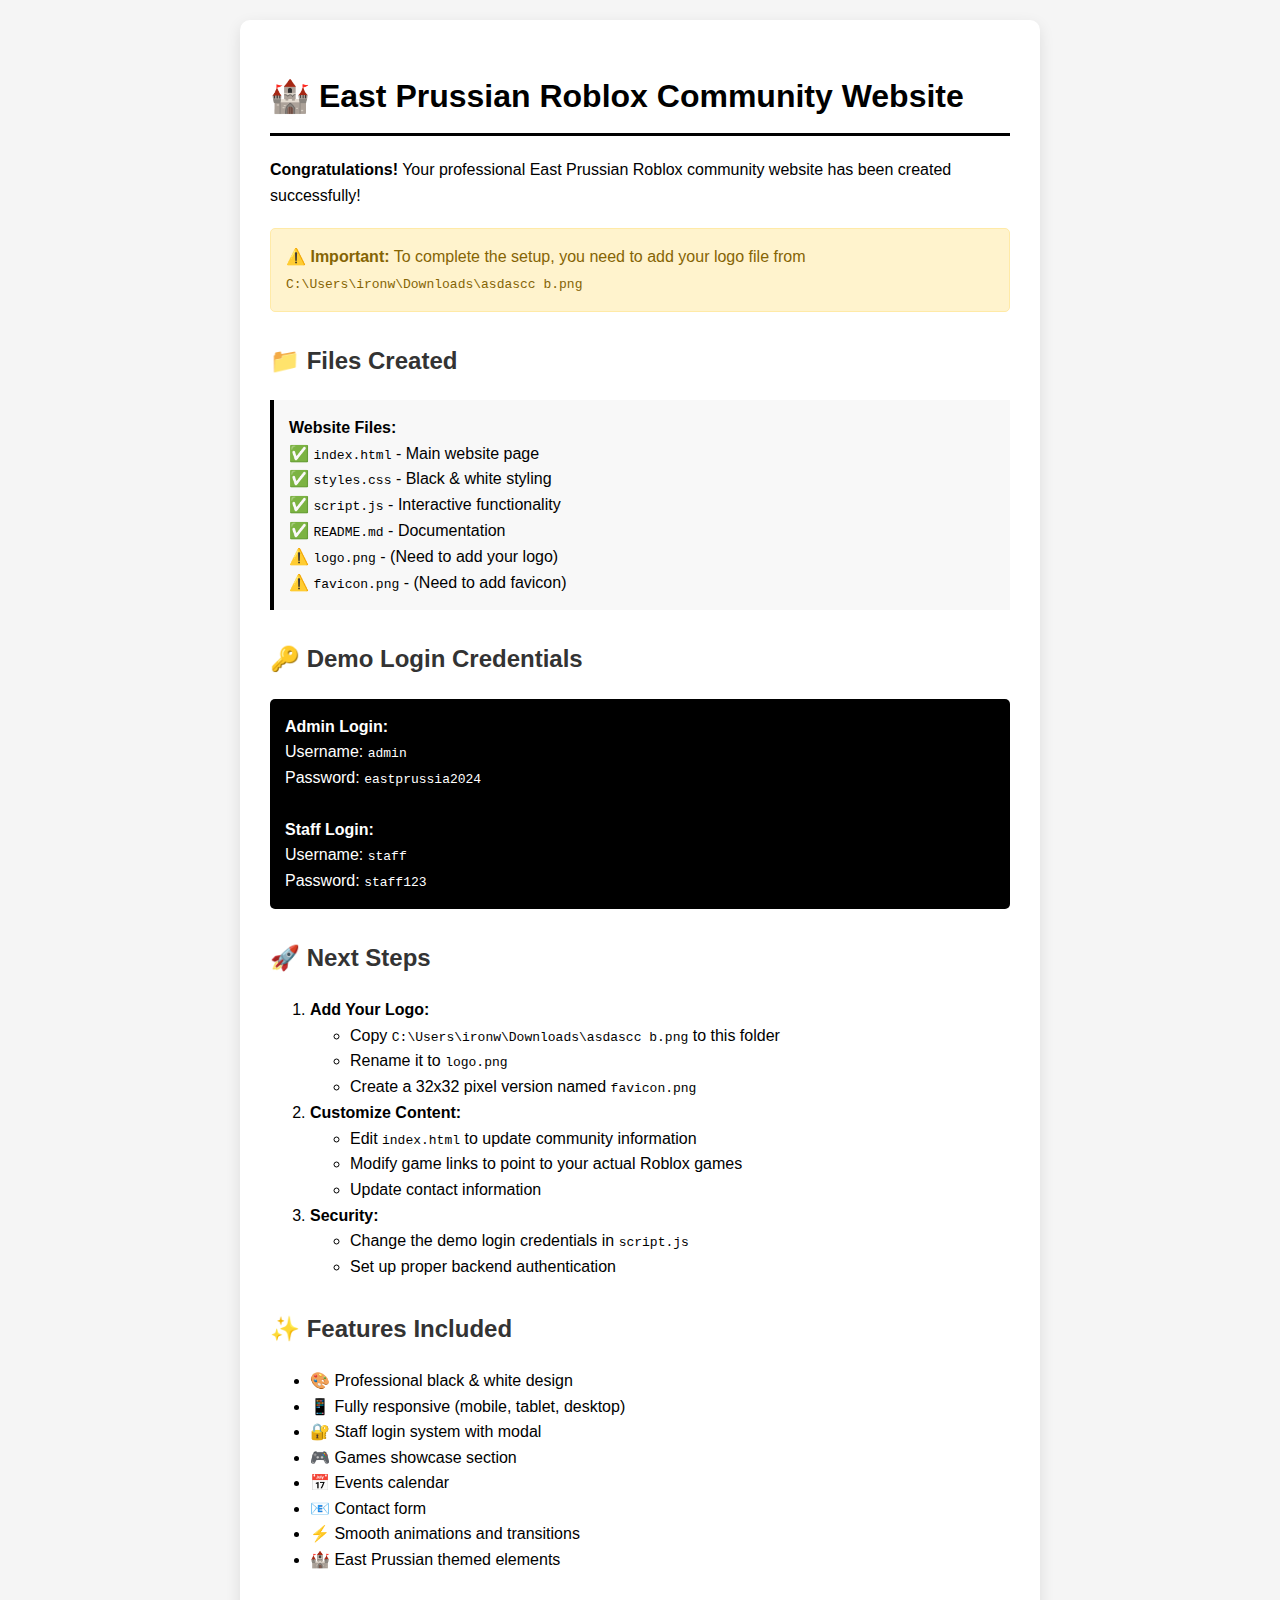
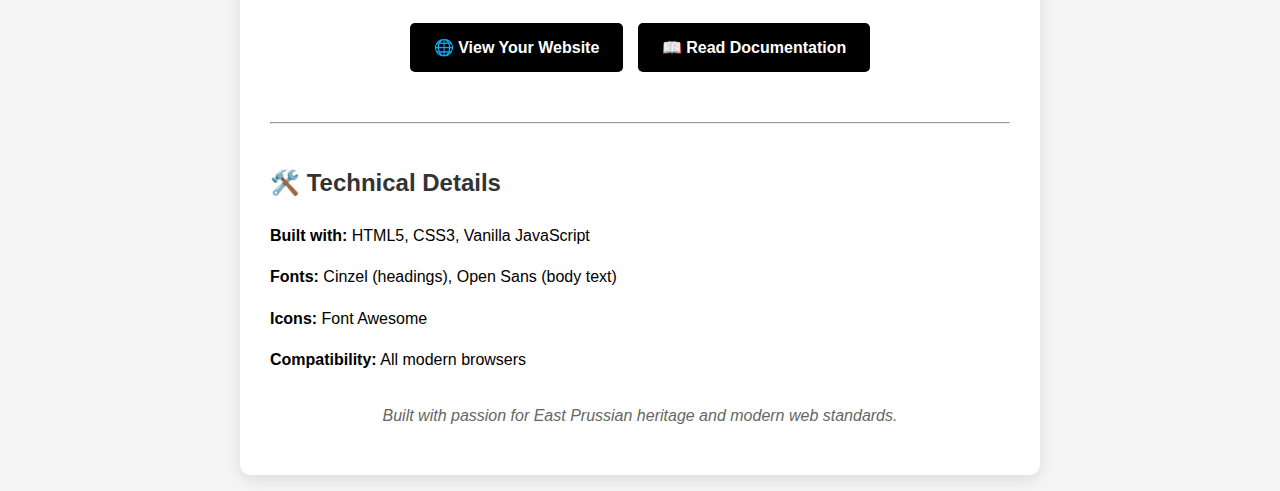
<file: demo_instructions.html>
<!DOCTYPE html>
<html lang="en">
<head>
    <meta charset="UTF-8">
    <meta name="viewport" content="width=device-width, initial-scale=1.0">
    <title>East Prussian Roblox Community - Setup Instructions</title>
    <style>
        body {
            font-family: Arial, sans-serif;
            max-width: 800px;
            margin: 0 auto;
            padding: 20px;
            line-height: 1.6;
            background: #f5f5f5;
        }
        .container {
            background: white;
            padding: 30px;
            border-radius: 10px;
            box-shadow: 0 5px 15px rgba(0,0,0,0.1);
        }
        h1 {
            color: #000;
            border-bottom: 3px solid #000;
            padding-bottom: 10px;
        }
        h2 {
            color: #333;
            margin-top: 30px;
        }
        .demo-credentials {
            background: #000;
            color: white;
            padding: 15px;
            border-radius: 5px;
            margin: 20px 0;
        }
        .file-list {
            background: #f8f8f8;
            padding: 15px;
            border-left: 4px solid #000;
            margin: 20px 0;
        }
        .btn {
            display: inline-block;
            background: #000;
            color: white;
            padding: 12px 24px;
            text-decoration: none;
            border-radius: 5px;
            margin: 10px 5px;
            font-weight: bold;
        }
        .btn:hover {
            background: #333;
        }
        .warning {
            background: #fff3cd;
            border: 1px solid #ffeaa7;
            color: #856404;
            padding: 15px;
            border-radius: 5px;
            margin: 20px 0;
        }
    </style>
</head>
<body>
    <div class="container">
        <h1>🏰 East Prussian Roblox Community Website</h1>
        
        <p><strong>Congratulations!</strong> Your professional East Prussian Roblox community website has been created successfully!</p>
        
        <div class="warning">
            <strong>⚠️ Important:</strong> To complete the setup, you need to add your logo file from <code>C:\Users\ironw\Downloads\asdascc b.png</code>
        </div>
        
        <h2>📁 Files Created</h2>
        <div class="file-list">
            <strong>Website Files:</strong><br>
            ✅ <code>index.html</code> - Main website page<br>
            ✅ <code>styles.css</code> - Black & white styling<br>
            ✅ <code>script.js</code> - Interactive functionality<br>
            ✅ <code>README.md</code> - Documentation<br>
            ⚠️ <code>logo.png</code> - (Need to add your logo)<br>
            ⚠️ <code>favicon.png</code> - (Need to add favicon)
        </div>
        
        <h2>🔑 Demo Login Credentials</h2>
        <div class="demo-credentials">
            <strong>Admin Login:</strong><br>
            Username: <code>admin</code><br>
            Password: <code>eastprussia2024</code><br><br>
            
            <strong>Staff Login:</strong><br>
            Username: <code>staff</code><br>
            Password: <code>staff123</code>
        </div>
        
        <h2>🚀 Next Steps</h2>
        <ol>
            <li><strong>Add Your Logo:</strong>
                <ul>
                    <li>Copy <code>C:\Users\ironw\Downloads\asdascc b.png</code> to this folder</li>
                    <li>Rename it to <code>logo.png</code></li>
                    <li>Create a 32x32 pixel version named <code>favicon.png</code></li>
                </ul>
            </li>
            <li><strong>Customize Content:</strong>
                <ul>
                    <li>Edit <code>index.html</code> to update community information</li>
                    <li>Modify game links to point to your actual Roblox games</li>
                    <li>Update contact information</li>
                </ul>
            </li>
            <li><strong>Security:</strong>
                <ul>
                    <li>Change the demo login credentials in <code>script.js</code></li>
                    <li>Set up proper backend authentication</li>
                </ul>
            </li>
        </ol>
        
        <h2>✨ Features Included</h2>
        <ul>
            <li>🎨 Professional black & white design</li>
            <li>📱 Fully responsive (mobile, tablet, desktop)</li>
            <li>🔐 Staff login system with modal</li>
            <li>🎮 Games showcase section</li>
            <li>📅 Events calendar</li>
            <li>📧 Contact form</li>
            <li>⚡ Smooth animations and transitions</li>
            <li>🏰 East Prussian themed elements</li>
        </ul>
        
        <div style="text-align: center; margin-top: 40px;">
            <a href="index.html" class="btn">🌐 View Your Website</a>
            <a href="README.md" class="btn">📖 Read Documentation</a>
        </div>
        
        <hr style="margin: 40px 0;">
        
        <h2>🛠️ Technical Details</h2>
        <p><strong>Built with:</strong> HTML5, CSS3, Vanilla JavaScript</p>
        <p><strong>Fonts:</strong> Cinzel (headings), Open Sans (body text)</p>
        <p><strong>Icons:</strong> Font Awesome</p>
        <p><strong>Compatibility:</strong> All modern browsers</p>
        
        <p style="text-align: center; margin-top: 30px; color: #666;">
            <em>Built with passion for East Prussian heritage and modern web standards.</em>
        </p>
    </div>
</body>
</html>
</file>
<file: styles.css>
/* Reset and Base Styles */
* {
    margin: 0;
    padding: 0;
    box-sizing: border-box;
}

body {
    font-family: 'Open Sans', sans-serif;
    line-height: 1.6;
    color: #333;
    background-color: #ffffff;
}

.container {
    max-width: 1200px;
    margin: 0 auto;
    padding: 0 20px;
}

/* Typography */
h1, h2, h3 {
    font-family: 'Cinzel', serif;
    font-weight: 600;
}

.section-title {
    font-size: 2.5rem;
    text-align: center;
    margin-bottom: 3rem;
    color: #000;
    position: relative;
}

.section-title::after {
    content: '';
    position: absolute;
    bottom: -10px;
    left: 50%;
    transform: translateX(-50%);
    width: 80px;
    height: 3px;
    background: linear-gradient(90deg, #000, #666);
}

/* Navigation */
.navbar {
    background: #000;
    padding: 1rem 0;
    position: fixed;
    top: 0;
    width: 100%;
    z-index: 1000;
    box-shadow: 0 2px 10px rgba(0,0,0,0.3);
}

.nav-container {
    max-width: 1200px;
    margin: 0 auto;
    padding: 0 20px;
    display: flex;
    justify-content: space-between;
    align-items: center;
}

.nav-logo {
    display: flex;
    align-items: center;
    gap: 10px;
}

.logo-img {
    width: 40px;
    height: 40px;
    border-radius: 50%;
    border: 2px solid #fff;
}

.logo-text {
    font-family: 'Cinzel', serif;
    font-size: 1.5rem;
    font-weight: 700;
    color: #fff;
}

.nav-menu {
    display: flex;
    list-style: none;
    gap: 2rem;
    align-items: center;
}

.nav-link {
    color: #fff;
    text-decoration: none;
    font-weight: 400;
    transition: color 0.3s ease;
    position: relative;
}

.nav-link:hover {
    color: #ccc;
}

.nav-link::after {
    content: '';
    position: absolute;
    bottom: -5px;
    left: 0;
    width: 0;
    height: 2px;
    background: #fff;
    transition: width 0.3s ease;
}

.nav-link:hover::after {
    width: 100%;
}

.login-btn {
    background: transparent;
    border: 2px solid #fff;
    color: #fff;
    padding: 8px 20px;
    border-radius: 25px;
    cursor: pointer;
    transition: all 0.3s ease;
    font-weight: 600;
}

.login-btn:hover {
    background: #fff;
    color: #000;
}

.hamburger {
    display: none;
    flex-direction: column;
    cursor: pointer;
}

.bar {
    width: 25px;
    height: 3px;
    background: #fff;
    margin: 3px 0;
    transition: 0.3s;
}

/* Hero Section */
.hero {
    background: linear-gradient(135deg, #000 0%, #333 100%);
    color: #fff;
    padding: 120px 0 80px;
    min-height: 100vh;
    display: flex;
    align-items: center;
    position: relative;
    overflow: hidden;
}

.hero-background {
    position: absolute;
    top: 0;
    left: 0;
    width: 100%;
    height: 100%;
    z-index: 1;
}

.hero-images {
    position: absolute;
    top: 0;
    left: 0;
    width: 100%;
    height: 100%;
    display: grid;
    grid-template-columns: 1fr 1fr;
    grid-template-rows: 1fr 1fr;
    gap: 2px;
}

.hero-image-item {
    position: relative;
    overflow: hidden;
    opacity: 0;
    animation: fadeInImage 1s ease forwards;
    animation-delay: var(--delay);
}

.hero-image-item img {
    width: 100%;
    height: 100%;
    object-fit: cover;
    filter: grayscale(100%) contrast(1.2) brightness(0.4);
    transition: all 0.5s ease;
}

.hero-image-item:hover img {
    filter: grayscale(80%) contrast(1.1) brightness(0.5);
    transform: scale(1.05);
}

.hero-overlay {
    position: absolute;
    top: 0;
    left: 0;
    width: 100%;
    height: 100%;
    background: linear-gradient(
        135deg,
        rgba(0,0,0,0.8) 0%,
        rgba(0,0,0,0.6) 50%,
        rgba(0,0,0,0.9) 100%
    );
    z-index: 2;
}

.hero-content {
    max-width: 1200px;
    margin: 0 auto;
    padding: 0 20px;
    text-align: center;
    position: relative;
    z-index: 3;
}

.hero-badge {
    display: inline-flex;
    align-items: center;
    gap: 10px;
    background: rgba(255,255,255,0.1);
    backdrop-filter: blur(10px);
    border: 1px solid rgba(255,255,255,0.2);
    padding: 8px 20px;
    border-radius: 25px;
    margin-bottom: 2rem;
    font-size: 0.9rem;
    font-weight: 600;
    animation: slideDown 1s ease 0.5s both;
}

.hero-badge i {
    color: #ffd700;
}

.hero-title {
    font-size: 4.5rem;
    font-weight: 700;
    margin-bottom: 1rem;
    text-shadow: 3px 3px 6px rgba(0,0,0,0.7);
    background: linear-gradient(45deg, #fff, #ccc);
    -webkit-background-clip: text;
    -webkit-text-fill-color: transparent;
    background-clip: text;
    animation: slideUp 1s ease 0.8s both;
}

.hero-subtitle {
    font-size: 1.8rem;
    margin-bottom: 2rem;
    color: #ddd;
    font-style: italic;
    font-weight: 300;
    animation: slideUp 1s ease 1s both;
}

.hero-description {
    max-width: 700px;
    margin: 0 auto 3rem;
    font-size: 1.2rem;
    line-height: 1.8;
    color: #ccc;
    animation: slideUp 1s ease 1.2s both;
}

.hero-stats {
    display: flex;
    justify-content: center;
    gap: 3rem;
    margin: 3rem 0;
    animation: slideUp 1s ease 1.4s both;
}

.stat-item {
    text-align: center;
}

.stat-number {
    display: block;
    font-size: 2.5rem;
    font-weight: 700;
    color: #fff;
    font-family: 'Cinzel', serif;
}

.stat-label {
    display: block;
    font-size: 0.9rem;
    color: #aaa;
    text-transform: uppercase;
    letter-spacing: 1px;
    margin-top: 5px;
}

.hero-buttons {
    display: flex;
    gap: 1rem;
    justify-content: center;
    flex-wrap: wrap;
    animation: slideUp 1s ease 1.6s both;
}

.hero-buttons .btn {
    display: inline-flex;
    align-items: center;
    gap: 8px;
    padding: 15px 30px;
    font-size: 1.1rem;
    transition: all 0.3s ease;
}

.btn-tertiary {
    background: transparent;
    color: #ffd700;
    border: 2px solid #ffd700;
}

.btn-tertiary:hover {
    background: #ffd700;
    color: #000;
    transform: translateY(-2px);
    box-shadow: 0 10px 20px rgba(255,215,0,0.3);
}

.hero-decoration {
    position: absolute;
    right: 5%;
    top: 50%;
    transform: translateY(-50%);
    opacity: 0.1;
    z-index: 2;
}

.prussian-eagle {
    font-size: 12rem;
    color: #fff;
    animation: float 6s ease-in-out infinite;
}

.floating-elements {
    position: absolute;
    top: 0;
    left: 0;
    width: 100%;
    height: 100%;
    pointer-events: none;
}

.floating-element {
    position: absolute;
    font-size: 2rem;
    opacity: 0.3;
    animation: floatAround var(--duration) ease-in-out infinite;
    animation-delay: var(--delay);
}

.floating-element:nth-child(1) { top: 20%; left: 10%; }
.floating-element:nth-child(2) { top: 60%; right: 15%; }
.floating-element:nth-child(3) { top: 30%; right: 25%; }
.floating-element:nth-child(4) { bottom: 20%; left: 20%; }

.hero-scroll-indicator {
    position: absolute;
    bottom: 30px;
    left: 50%;
    transform: translateX(-50%);
    text-align: center;
    z-index: 3;
    animation: bounce 2s infinite;
}

.scroll-arrow {
    width: 40px;
    height: 40px;
    border: 2px solid rgba(255,255,255,0.5);
    border-radius: 50%;
    display: flex;
    align-items: center;
    justify-content: center;
    margin: 0 auto 10px;
    transition: all 0.3s ease;
}

.scroll-arrow:hover {
    border-color: #fff;
    background: rgba(255,255,255,0.1);
}

.hero-scroll-indicator span {
    font-size: 0.8rem;
    color: rgba(255,255,255,0.7);
    text-transform: uppercase;
    letter-spacing: 1px;
}

/* Animations */
@keyframes fadeInImage {
    from {
        opacity: 0;
        transform: scale(1.1);
    }
    to {
        opacity: 1;
        transform: scale(1);
    }
}

@keyframes slideDown {
    from {
        opacity: 0;
        transform: translateY(-30px);
    }
    to {
        opacity: 1;
        transform: translateY(0);
    }
}

@keyframes slideUp {
    from {
        opacity: 0;
        transform: translateY(30px);
    }
    to {
        opacity: 1;
        transform: translateY(0);
    }
}

@keyframes float {
    0%, 100% { transform: translateY(-50%) rotate(0deg); }
    50% { transform: translateY(-60%) rotate(5deg); }
}

@keyframes floatAround {
    0%, 100% { transform: translateY(0px) rotate(0deg); }
    25% { transform: translateY(-20px) rotate(5deg); }
    50% { transform: translateY(-10px) rotate(-5deg); }
    75% { transform: translateY(-15px) rotate(3deg); }
}

@keyframes bounce {
    0%, 20%, 50%, 80%, 100% { transform: translateX(-50%) translateY(0); }
    40% { transform: translateX(-50%) translateY(-10px); }
    60% { transform: translateX(-50%) translateY(-5px); }
}

/* Rank Structure Section */
.rank-structure {
    padding: 120px 0;
    position: relative;
    overflow: hidden;
    background: linear-gradient(135deg, #0a0a0a 0%, #1a1a1a 25%, #2a2a2a 50%, #1a1a1a 75%, #0a0a0a 100%);
}

/* Military Background */
.military-background {
    position: absolute;
    top: 0;
    left: 0;
    right: 0;
    bottom: 0;
    z-index: 1;
}

.military-pattern {
    position: absolute;
    top: 0;
    left: 0;
    right: 0;
    bottom: 0;
    background: 
        radial-gradient(circle at 25% 25%, rgba(255,215,0,0.1) 0%, transparent 50%),
        radial-gradient(circle at 75% 75%, rgba(192,192,192,0.1) 0%, transparent 50%),
        linear-gradient(45deg, transparent 40%, rgba(255,255,255,0.02) 50%, transparent 60%),
        url('data:image/svg+xml,<svg xmlns="http://www.w3.org/2000/svg" viewBox="0 0 100 100"><defs><pattern id="military-grid" width="20" height="20" patternUnits="userSpaceOnUse"><path d="M 20 0 L 0 0 0 20" fill="none" stroke="%23ffffff" stroke-width="0.5" opacity="0.1"/></pattern></defs><rect width="100" height="100" fill="url(%23military-grid)"/></svg>');
    animation: patternShift 20s linear infinite;
}

.military-overlay {
    position: absolute;
    top: 0;
    left: 0;
    right: 0;
    bottom: 0;
    background: 
        radial-gradient(ellipse at center, transparent 0%, rgba(0,0,0,0.3) 100%),
        linear-gradient(180deg, rgba(0,0,0,0.1) 0%, transparent 20%, transparent 80%, rgba(0,0,0,0.1) 100%);
}

.floating-military-elements {
    position: absolute;
    top: 0;
    left: 0;
    right: 0;
    bottom: 0;
    pointer-events: none;
}

.military-element {
    position: absolute;
    font-size: 2rem;
    opacity: 0.1;
    animation: floatMilitary 15s ease-in-out infinite;
    animation-delay: var(--delay);
}

.military-element:nth-child(1) { top: 10%; left: 10%; }
.military-element:nth-child(2) { top: 20%; right: 15%; }
.military-element:nth-child(3) { top: 60%; left: 5%; }
.military-element:nth-child(4) { bottom: 30%; right: 10%; }
.military-element:nth-child(5) { bottom: 10%; left: 20%; }

@keyframes patternShift {
    0% { transform: translateX(0) translateY(0); }
    25% { transform: translateX(-10px) translateY(-10px); }
    50% { transform: translateX(-20px) translateY(0); }
    75% { transform: translateX(-10px) translateY(10px); }
    100% { transform: translateX(0) translateY(0); }
}

@keyframes floatMilitary {
    0%, 100% { transform: translateY(0px) rotate(0deg); opacity: 0.1; }
    25% { transform: translateY(-20px) rotate(5deg); opacity: 0.2; }
    50% { transform: translateY(-10px) rotate(-3deg); opacity: 0.15; }
    75% { transform: translateY(-15px) rotate(2deg); opacity: 0.25; }
}

/* Enhanced Header Styles */
.ranks-header {
    text-align: center;
    margin-bottom: 5rem;
    position: relative;
    z-index: 10;
}

.header-decoration {
    margin-bottom: 2rem;
}

.prussian-eagle-large {
    font-size: 4rem;
    color: #ffd700;
    text-shadow: 0 0 20px rgba(255,215,0,0.5);
    animation: eagleGlow 3s ease-in-out infinite alternate;
}

.section-title.enhanced {
    font-size: 3.5rem;
    color: #ffffff;
    text-shadow: 2px 2px 4px rgba(0,0,0,0.8);
    margin-bottom: 1rem;
    font-weight: 700;
    letter-spacing: 2px;
}

.section-subtitle.enhanced {
    font-size: 1.3rem;
    color: #cccccc;
    margin-bottom: 2rem;
    font-style: italic;
    text-shadow: 1px 1px 2px rgba(0,0,0,0.8);
}

.header-divider {
    display: flex;
    align-items: center;
    justify-content: center;
    gap: 1rem;
    margin-top: 2rem;
}

.divider-line {
    width: 100px;
    height: 2px;
    background: linear-gradient(90deg, transparent, #ffd700, transparent);
}

.divider-emblem {
    font-size: 1.5rem;
    color: #ffd700;
    text-shadow: 0 0 10px rgba(255,215,0,0.5);
}

@keyframes eagleGlow {
    0% { text-shadow: 0 0 20px rgba(255,215,0,0.5); }
    100% { text-shadow: 0 0 30px rgba(255,215,0,0.8), 0 0 40px rgba(255,215,0,0.3); }
}

.section-subtitle {
    text-align: center;
    font-size: 1.1rem;
    color: #666;
    margin-bottom: 4rem;
    font-style: italic;
    max-width: 600px;
    margin-left: auto;
    margin-right: auto;
}

.rank-hierarchy {
    display: flex;
    flex-direction: column;
    gap: 4rem;
    margin-bottom: 4rem;
    position: relative;
    z-index: 10;
}

.rank-hierarchy.enhanced {
    gap: 5rem;
}

.rank-group {
    background: rgba(255,255,255,0.95);
    border-radius: 25px;
    box-shadow: 0 20px 50px rgba(0,0,0,0.3);
    overflow: hidden;
    border: 2px solid rgba(255,255,255,0.2);
    transition: all 0.4s ease;
    backdrop-filter: blur(10px);
    position: relative;
}

.rank-group.enhanced {
    background: rgba(255,255,255,0.98);
    border: 3px solid rgba(255,215,0,0.3);
    box-shadow: 
        0 25px 60px rgba(0,0,0,0.4),
        inset 0 1px 0 rgba(255,255,255,0.6);
}

.rank-group:hover {
    transform: translateY(-8px) scale(1.02);
    box-shadow: 
        0 30px 70px rgba(0,0,0,0.5),
        0 0 30px rgba(255,215,0,0.2);
    border-color: rgba(255,215,0,0.5);
}

.group-header {
    background: linear-gradient(135deg, #000000 0%, #1a1a1a 25%, #333333 50%, #1a1a1a 75%, #000000 100%);
    color: #fff;
    padding: 3rem 2rem;
    text-align: center;
    position: relative;
    overflow: hidden;
}

.group-header.enhanced {
    background: 
        linear-gradient(135deg, #000000 0%, #1a1a1a 25%, #2a2a2a 50%, #1a1a1a 75%, #000000 100%),
        radial-gradient(circle at 50% 50%, rgba(255,215,0,0.1) 0%, transparent 70%);
}

.header-background {
    position: absolute;
    top: 0;
    left: 0;
    right: 0;
    bottom: 0;
    background: 
        url('data:image/svg+xml,<svg xmlns="http://www.w3.org/2000/svg" viewBox="0 0 100 100"><defs><pattern id="command-pattern" width="15" height="15" patternUnits="userSpaceOnUse"><circle cx="7.5" cy="7.5" r="1" fill="%23ffffff" opacity="0.05"/><path d="M0,7.5 L15,7.5 M7.5,0 L7.5,15" stroke="%23ffffff" stroke-width="0.5" opacity="0.03"/></pattern></defs><rect width="100" height="100" fill="url(%23command-pattern)"/></svg>'),
        linear-gradient(45deg, transparent 30%, rgba(255,255,255,0.02) 50%, transparent 70%);
    animation: headerShimmer 8s ease-in-out infinite;
}

.group-content {
    position: relative;
    z-index: 2;
}

.group-badge {
    font-size: 3rem;
    margin-bottom: 1rem;
    text-shadow: 0 0 20px rgba(255,215,0,0.5);
    animation: badgeFloat 4s ease-in-out infinite;
}

.header-ornaments {
    position: absolute;
    top: 50%;
    transform: translateY(-50%);
    width: 100%;
    pointer-events: none;
}

.ornament {
    position: absolute;
    width: 60px;
    height: 2px;
    background: linear-gradient(90deg, transparent, #ffd700, transparent);
}

.ornament.left { left: 10%; }
.ornament.right { right: 10%; }

@keyframes headerShimmer {
    0%, 100% { opacity: 1; }
    50% { opacity: 0.8; }
}

@keyframes badgeFloat {
    0%, 100% { transform: translateY(0); }
    50% { transform: translateY(-5px); }
}

.group-title {
    font-family: 'Cinzel', serif;
    font-size: 2.2rem;
    font-weight: 700;
    margin-bottom: 0.5rem;
    text-shadow: 2px 2px 4px rgba(0,0,0,0.8);
    color: #ffffff;
    letter-spacing: 1px;
}

.group-subtitle {
    font-size: 1rem;
    color: #cccccc;
    font-style: italic;
    text-shadow: 1px 1px 2px rgba(0,0,0,0.8);
}

.group-decoration {
    font-size: 3rem;
    opacity: 0.3;
    position: relative;
    z-index: 2;
}

.high-command .group-decoration i { color: #ffd700; }
.officer-corps .group-decoration i { color: #c0c0c0; }
.senior-ncos .group-decoration i { color: #cd7f32; }
.junior-ncos .group-decoration i { color: #666; }

.rank-grid {
    display: grid;
    grid-template-columns: repeat(auto-fit, minmax(350px, 1fr));
    gap: 2rem;
    padding: 2rem;
    justify-items: center;
}

.rank-grid.enhanced {
    grid-template-columns: repeat(auto-fit, minmax(380px, 1fr));
    gap: 2.5rem;
}

.rank-card {
    background: rgba(255,255,255,0.95);
    border-radius: 20px;
    padding: 1.8rem;
    box-shadow: 0 15px 40px rgba(0,0,0,0.2);
    border: 2px solid rgba(255,255,255,0.3);
    transition: all 0.4s ease;
    position: relative;
    overflow: hidden;
    width: 100%;
    min-width: 350px;
    max-width: 380px;
    min-height: 140px;
    display: flex;
    align-items: center;
    gap: 1.5rem;
    backdrop-filter: blur(15px);
}

.rank-card.enhanced {
    background: rgba(255,255,255,0.98);
    border: 2px solid rgba(255,215,0,0.2);
    box-shadow: 
        0 20px 50px rgba(0,0,0,0.3),
        inset 0 1px 0 rgba(255,255,255,0.8);
}

.card-background {
    position: absolute;
    top: 0;
    left: 0;
    right: 0;
    bottom: 0;
    background: linear-gradient(135deg, transparent 0%, rgba(255,255,255,0.1) 50%, transparent 100%);
    pointer-events: none;
}

.rank-card:hover {
    transform: translateY(-8px) scale(1.03);
    box-shadow: 
        0 25px 60px rgba(0,0,0,0.4),
        0 0 20px rgba(255,215,0,0.3);
    border-color: rgba(255,215,0,0.6);
}

.rank-card.enhanced:hover {
    box-shadow: 
        0 30px 70px rgba(0,0,0,0.5),
        0 0 30px rgba(255,215,0,0.4),
        inset 0 1px 0 rgba(255,255,255,0.9);
}

.card-effects {
    position: absolute;
    top: 0;
    left: 0;
    right: 0;
    bottom: 0;
    pointer-events: none;
    overflow: hidden;
    border-radius: 20px;
}

.shine-effect {
    position: absolute;
    top: -50%;
    left: -50%;
    width: 200%;
    height: 200%;
    background: linear-gradient(45deg, transparent 30%, rgba(255,255,255,0.1) 50%, transparent 70%);
    transform: rotate(45deg);
    animation: shine 6s ease-in-out infinite;
}

.vacant-pulse {
    position: absolute;
    top: 0;
    left: 0;
    right: 0;
    bottom: 0;
    background: radial-gradient(circle at center, rgba(255,215,0,0.1) 0%, transparent 70%);
    animation: vacantPulse 3s ease-in-out infinite;
}

.vacant-position {
    opacity: 0.8;
    border-style: dashed;
}

@keyframes shine {
    0%, 100% { transform: translateX(-100%) translateY(-100%) rotate(45deg); }
    50% { transform: translateX(100%) translateY(100%) rotate(45deg); }
}

@keyframes vacantPulse {
    0%, 100% { opacity: 0.3; }
    50% { opacity: 0.6; }
}

/* Rank-specific styling */
.colonel {
    border-left: 5px solid #ffd700;
    background: linear-gradient(135deg, #fff 0%, #fffef7 100%);
    box-shadow: 0 8px 25px rgba(255,215,0,0.2);
}

.lieutenant-colonel {
    border-left: 5px solid #c0c0c0;
    background: linear-gradient(135deg, #fff 0%, #fafafa 100%);
    box-shadow: 0 8px 25px rgba(192,192,192,0.2);
}

.major {
    border-left: 5px solid #b8860b;
    background: linear-gradient(135deg, #fff 0%, #fefdf8 100%);
    box-shadow: 0 8px 25px rgba(184,134,11,0.2);
}

.hauptmann {
    border-left: 5px solid #8b4513;
    background: linear-gradient(135deg, #fff 0%, #fdf8f5 100%);
    box-shadow: 0 8px 25px rgba(139,69,19,0.2);
}

.premierleutnant {
    border-left: 5px solid #4682b4;
    background: linear-gradient(135deg, #fff 0%, #f8fbfd 100%);
    box-shadow: 0 8px 25px rgba(70,130,180,0.2);
}

.sekondeleutnant {
    border-left: 5px solid #708090;
    background: linear-gradient(135deg, #fff 0%, #f9fafa 100%);
    box-shadow: 0 8px 25px rgba(112,128,144,0.2);
}

.junker {
    border-left: 5px solid #9370db;
    background: linear-gradient(135deg, #fff 0%, #fcfbfe 100%);
    box-shadow: 0 8px 25px rgba(147,112,219,0.2);
}

.feldwebel {
    border-left: 5px solid #cd7f32;
    background: linear-gradient(135deg, #fff 0%, #fdf9f5 100%);
    box-shadow: 0 8px 25px rgba(205,127,50,0.2);
}

.sergeant {
    border-left: 5px solid #666;
    background: linear-gradient(135deg, #fff 0%, #f8f8f8 100%);
    box-shadow: 0 8px 25px rgba(102,102,102,0.2);
}

.korporal {
    border-left: 5px solid #333;
    background: linear-gradient(135deg, #fff 0%, #f5f5f5 100%);
    box-shadow: 0 8px 25px rgba(51,51,51,0.2);
}

.rank-insignia {
    display: flex;
    flex-direction: column;
    align-items: center;
    gap: 0.5rem;
    min-width: 80px;
    max-width: 80px;
    position: relative;
    flex-shrink: 0;
}

.rank-insignia.enhanced {
    min-width: 85px;
    max-width: 85px;
}

.insignia-glow {
    position: absolute;
    top: 50%;
    left: 50%;
    transform: translate(-50%, -50%);
    width: 60px;
    height: 60px;
    background: radial-gradient(circle, rgba(255,215,0,0.2) 0%, transparent 70%);
    border-radius: 50%;
    animation: insigniaGlow 4s ease-in-out infinite;
}

@keyframes insigniaGlow {
    0%, 100% { opacity: 0.5; transform: translate(-50%, -50%) scale(1); }
    50% { opacity: 0.8; transform: translate(-50%, -50%) scale(1.1); }
}

.rank-stars,
.rank-chevrons {
    display: flex;
    gap: 2px;
    font-size: 0.9rem;
    justify-content: center;
}

.rank-bars {
    display: flex;
    flex-direction: column;
    gap: 2px;
    align-items: center;
}

.rank-bar {
    width: 20px;
    height: 3px;
    background: #333;
    border-radius: 1px;
}

.rank-diamond {
    font-size: 1.2rem;
    color: #9370db;
}

/* Rank insignia colors */
.colonel .rank-stars i { color: #ffd700; }
.lieutenant-colonel .rank-stars i { color: #c0c0c0; }
.major .rank-stars i { color: #b8860b; }
.hauptmann .rank-bars .rank-bar { background: #8b4513; }
.premierleutnant .rank-bars .rank-bar { background: #4682b4; }
.sekondeleutnant .rank-bars .rank-bar { background: #708090; }
.junker .rank-diamond i { color: #9370db; }
.feldwebel .rank-chevrons i { color: #cd7f32; }
.sergeant .rank-chevrons i { color: #666; }
.korporal .rank-chevrons i { color: #333; }

.rank-eagle {
    font-size: 1.5rem;
    margin-top: 0.3rem;
}

.colonel .rank-eagle i { color: #ffd700; }
.lieutenant-colonel .rank-eagle i { color: #c0c0c0; }
.major .rank-eagle i { color: #b8860b; }
.hauptmann .rank-eagle i { color: #8b4513; }
.premierleutnant .rank-eagle i { color: #4682b4; }
.sekondeleutnant .rank-eagle i { color: #708090; }
.junker .rank-eagle i { color: #9370db; }
.feldwebel .rank-eagle i { color: #cd7f32; }
.sergeant .rank-eagle i { color: #666; }
.korporal .rank-eagle i { color: #333; }

.rank-info {
    flex: 1;
    text-align: left;
    position: relative;
    min-width: 0;
    overflow: hidden;
}

.rank-info.enhanced {
    padding-left: 0.5rem;
}

.rank-description {
    font-size: 0.7rem;
    color: #888;
    font-style: italic;
    margin-top: 0.3rem;
    padding: 0.2rem 0.5rem;
    background: rgba(0,0,0,0.05);
    border-radius: 8px;
    border-left: 2px solid #ddd;
    line-height: 1.1;
    word-wrap: break-word;
}

.name-badge {
    display: inline-flex;
    align-items: center;
    gap: 0.4rem;
    padding: 0.4rem 0.8rem;
    background: rgba(0,0,0,0.05);
    border-radius: 12px;
    border: 1px solid rgba(0,0,0,0.1);
    transition: all 0.3s ease;
    max-width: 100%;
    overflow: hidden;
}

.name-badge span {
    font-size: 0.85rem;
    font-weight: 600;
    white-space: nowrap;
    overflow: hidden;
    text-overflow: ellipsis;
    max-width: 140px;
}

.name-badge:hover {
    background: rgba(0,0,0,0.08);
    transform: translateX(3px);
}

.name-badge i {
    font-size: 0.8rem;
    flex-shrink: 0;
}

.name-badge.vacant {
    background: rgba(255,215,0,0.1);
    border-color: rgba(255,215,0,0.3);
    color: #b8860b;
}

.name-badge.vacant:hover {
    background: rgba(255,215,0,0.15);
}

.rank-title {
    font-family: 'Cinzel', serif;
    font-size: 1.2rem;
    font-weight: 700;
    color: #000;
    margin-bottom: 0.2rem;
    line-height: 1.2;
    word-wrap: break-word;
}

.rank-subtitle {
    font-size: 0.75rem;
    color: #666;
    text-transform: uppercase;
    letter-spacing: 0.5px;
    margin-bottom: 0.8rem;
    line-height: 1.1;
}

.officer-name {
    display: flex;
    align-items: center;
    gap: 0.5rem;
    font-weight: 600;
    color: #333;
    font-size: 1rem;
}

.officer-name i {
    color: #666;
}

.officer-name.vacant {
    color: #999;
    font-style: italic;
}

.officer-name.vacant i {
    color: #bbb;
}

.rank-decoration {
    position: absolute;
    right: 1rem;
    top: 1rem;
    opacity: 0.1;
}

.rank-ribbon {
    width: 30px;
    height: 60px;
    background: linear-gradient(45deg, #000, #333);
    position: relative;
}

.rank-ribbon::after {
    content: '';
    position: absolute;
    bottom: -10px;
    left: 0;
    width: 0;
    height: 0;
    border-left: 15px solid #333;
    border-right: 15px solid #333;
    border-bottom: 10px solid transparent;
}

.rank-legend {
    text-align: center;
    background: linear-gradient(135deg, #000000 0%, #1a1a1a 25%, #2a2a2a 50%, #1a1a1a 75%, #000000 100%);
    color: #fff;
    padding: 3rem;
    border-radius: 25px;
    max-width: 900px;
    margin: 0 auto;
    position: relative;
    overflow: hidden;
    border: 3px solid rgba(255,215,0,0.3);
    box-shadow: 0 25px 60px rgba(0,0,0,0.4);
}

.rank-legend.enhanced {
    backdrop-filter: blur(10px);
}

.legend-background {
    position: absolute;
    top: 0;
    left: 0;
    right: 0;
    bottom: 0;
    background: 
        radial-gradient(circle at 30% 30%, rgba(255,215,0,0.1) 0%, transparent 50%),
        radial-gradient(circle at 70% 70%, rgba(192,192,192,0.1) 0%, transparent 50%),
        url('data:image/svg+xml,<svg xmlns="http://www.w3.org/2000/svg" viewBox="0 0 100 100"><defs><pattern id="legend-pattern" width="20" height="20" patternUnits="userSpaceOnUse"><circle cx="10" cy="10" r="1" fill="%23ffffff" opacity="0.03"/></pattern></defs><rect width="100" height="100" fill="url(%23legend-pattern)"/></svg>');
    animation: legendShimmer 10s ease-in-out infinite;
}

.legend-content {
    position: relative;
    z-index: 2;
}

.legend-header {
    margin-bottom: 2rem;
}

.legend-emblem {
    font-size: 3rem;
    color: #ffd700;
    margin-bottom: 1rem;
    text-shadow: 0 0 20px rgba(255,215,0,0.5);
    animation: emblemPulse 4s ease-in-out infinite;
}

.legend-divider {
    width: 150px;
    height: 2px;
    background: linear-gradient(90deg, transparent, #ffd700, transparent);
    margin: 1rem auto;
}

@keyframes legendShimmer {
    0%, 100% { opacity: 1; }
    50% { opacity: 0.8; }
}

@keyframes emblemPulse {
    0%, 100% { transform: scale(1); }
    50% { transform: scale(1.05); }
}

.rank-legend h4 {
    font-family: 'Cinzel', serif;
    font-size: 1.8rem;
    margin-bottom: 1rem;
    color: #ffd700;
}

.rank-legend p {
    font-size: 1.1rem;
    line-height: 1.6;
    margin-bottom: 2rem;
    color: #ccc;
}

.rank-benefits {
    display: flex;
    justify-content: center;
    gap: 3rem;
    flex-wrap: wrap;
    margin-top: 2rem;
}

.rank-benefits.enhanced {
    gap: 4rem;
}

.benefit-item {
    display: flex;
    flex-direction: column;
    align-items: center;
    gap: 1rem;
    color: #fff;
    transition: all 0.3s ease;
    cursor: pointer;
}

.benefit-item.enhanced {
    padding: 1.5rem;
    border-radius: 15px;
    background: rgba(255,255,255,0.05);
    border: 1px solid rgba(255,215,0,0.2);
}

.benefit-item:hover {
    transform: translateY(-5px);
}

.benefit-item.enhanced:hover {
    background: rgba(255,255,255,0.1);
    border-color: rgba(255,215,0,0.4);
    box-shadow: 0 10px 30px rgba(255,215,0,0.2);
}

.benefit-icon {
    font-size: 2.5rem;
    color: #ffd700;
    text-shadow: 0 0 15px rgba(255,215,0,0.5);
    animation: benefitFloat 3s ease-in-out infinite;
    animation-delay: calc(var(--index, 0) * 0.5s);
}

.benefit-item span {
    font-size: 1rem;
    text-align: center;
    font-weight: 600;
    text-shadow: 1px 1px 2px rgba(0,0,0,0.8);
}

@keyframes benefitFloat {
    0%, 100% { transform: translateY(0); }
    50% { transform: translateY(-3px); }
}

/* Buttons */
.btn {
    display: inline-block;
    padding: 12px 30px;
    text-decoration: none;
    border-radius: 25px;
    font-weight: 600;
    transition: all 0.3s ease;
    border: 2px solid transparent;
    cursor: pointer;
    font-size: 1rem;
}

.btn-primary {
    background: #fff;
    color: #000;
    border-color: #fff;
}

.btn-primary:hover {
    background: transparent;
    color: #fff;
    border-color: #fff;
}

.btn-secondary {
    background: transparent;
    color: #fff;
    border-color: #fff;
}

.btn-secondary:hover {
    background: #fff;
    color: #000;
}

/* About Section - Historical Military Theme */
.about {
    padding: 0;
    position: relative;
    overflow: hidden;
    background: linear-gradient(135deg, #1a1a1a 0%, #2a2a2a 25%, #3a3a3a 50%, #2a2a2a 75%, #1a1a1a 100%);
}

/* Historical Background */
.historical-background {
    position: absolute;
    top: 0;
    left: 0;
    right: 0;
    bottom: 0;
    z-index: 1;
}

.historical-images {
    position: absolute;
    top: 0;
    left: 0;
    right: 0;
    bottom: 0;
    display: grid;
    grid-template-columns: 1fr 1fr;
    grid-template-rows: 1fr 1fr;
    opacity: 0.15;
}

.historical-image-item {
    position: relative;
    overflow: hidden;
    animation: historicalFade 12s ease-in-out infinite;
    animation-delay: var(--delay);
}

.historical-image-item img {
    width: 100%;
    height: 100%;
    object-fit: cover;
    filter: grayscale(100%) contrast(1.2) brightness(0.8);
    transition: all 0.3s ease;
}

.image-overlay {
    position: absolute;
    top: 0;
    left: 0;
    right: 0;
    bottom: 0;
    background: linear-gradient(45deg, rgba(0,0,0,0.7) 0%, rgba(0,0,0,0.3) 50%, rgba(0,0,0,0.7) 100%);
}

.historical-overlay {
    position: absolute;
    top: 0;
    left: 0;
    right: 0;
    bottom: 0;
    background: 
        radial-gradient(ellipse at center, transparent 0%, rgba(0,0,0,0.4) 100%),
        linear-gradient(180deg, rgba(0,0,0,0.2) 0%, transparent 30%, transparent 70%, rgba(0,0,0,0.2) 100%);
}

.historical-pattern {
    position: absolute;
    top: 0;
    left: 0;
    right: 0;
    bottom: 0;
    background: 
        url('data:image/svg+xml,<svg xmlns="http://www.w3.org/2000/svg" viewBox="0 0 100 100"><defs><pattern id="historical-pattern" width="30" height="30" patternUnits="userSpaceOnUse"><circle cx="15" cy="15" r="1" fill="%23ffffff" opacity="0.03"/><path d="M0,15 L30,15 M15,0 L15,30" stroke="%23ffffff" stroke-width="0.5" opacity="0.02"/></pattern></defs><rect width="100" height="100" fill="url(%23historical-pattern)"/></svg>'),
        radial-gradient(circle at 25% 25%, rgba(255,215,0,0.05) 0%, transparent 50%),
        radial-gradient(circle at 75% 75%, rgba(192,192,192,0.05) 0%, transparent 50%);
    animation: patternDrift 25s linear infinite;
}

@keyframes historicalFade {
    0%, 100% { opacity: 0.15; transform: scale(1); }
    25% { opacity: 0.25; transform: scale(1.05); }
    50% { opacity: 0.2; transform: scale(1.02); }
    75% { opacity: 0.18; transform: scale(1.03); }
}

@keyframes patternDrift {
    0% { transform: translateX(0) translateY(0); }
    25% { transform: translateX(-15px) translateY(-10px); }
    50% { transform: translateX(-30px) translateY(0); }
    75% { transform: translateX(-15px) translateY(10px); }
    100% { transform: translateX(0) translateY(0); }
}

/* Enhanced Header */
.about-header {
    text-align: center;
    padding: 120px 0 80px;
    position: relative;
    z-index: 10;
}

.regimental-emblem {
    position: relative;
    display: inline-block;
    margin-bottom: 3rem;
}

.emblem-circle {
    width: 120px;
    height: 120px;
    border-radius: 50%;
    background: 
        radial-gradient(circle at center, #ffd700 0%, #b8860b 100%),
        linear-gradient(45deg, #ffd700, #daa520);
    display: flex;
    align-items: center;
    justify-content: center;
    margin: 0 auto;
    box-shadow: 
        0 0 30px rgba(255,215,0,0.5),
        inset 0 2px 10px rgba(255,255,255,0.3),
        inset 0 -2px 10px rgba(0,0,0,0.3);
    animation: emblemGlow 4s ease-in-out infinite;
    border: 4px solid #fff;
}

.emblem-circle i {
    font-size: 3rem;
    color: #000;
    text-shadow: 1px 1px 2px rgba(255,255,255,0.5);
}

.emblem-wings {
    position: absolute;
    top: 50%;
    left: 50%;
    transform: translate(-50%, -50%);
    width: 200px;
    height: 60px;
    pointer-events: none;
}

.wing {
    position: absolute;
    top: 50%;
    width: 60px;
    height: 20px;
    background: linear-gradient(45deg, #ffd700, #b8860b);
    transform: translateY(-50%) skew(-20deg);
    opacity: 0.8;
}

.wing.left {
    left: -40px;
    transform: translateY(-50%) skew(-20deg) scaleX(-1);
}

.wing.right {
    right: -40px;
    transform: translateY(-50%) skew(-20deg);
}

.section-title.historical {
    font-size: 3.5rem;
    color: #ffffff;
    text-shadow: 2px 2px 4px rgba(0,0,0,0.8);
    margin-bottom: 1rem;
    font-weight: 700;
    letter-spacing: 2px;
    font-family: 'Cinzel', serif;
}

.section-subtitle.historical {
    font-size: 1.2rem;
    color: #cccccc;
    margin-bottom: 3rem;
    font-style: italic;
    text-shadow: 1px 1px 2px rgba(0,0,0,0.8);
}

.historical-divider {
    display: flex;
    align-items: center;
    justify-content: center;
    gap: 2rem;
    margin-top: 2rem;
}

.divider-ornament {
    width: 80px;
    height: 2px;
    background: linear-gradient(90deg, transparent, #ffd700, transparent);
}

.divider-center {
    display: flex;
    align-items: center;
    gap: 1rem;
    color: #ffd700;
    font-size: 0.9rem;
    font-weight: 600;
    letter-spacing: 2px;
}

.divider-center i {
    font-size: 1rem;
}

@keyframes emblemGlow {
    0%, 100% { 
        box-shadow: 
            0 0 30px rgba(255,215,0,0.5),
            inset 0 2px 10px rgba(255,255,255,0.3),
            inset 0 -2px 10px rgba(0,0,0,0.3);
    }
    50% { 
        box-shadow: 
            0 0 40px rgba(255,215,0,0.7),
            inset 0 2px 10px rgba(255,255,255,0.4),
            inset 0 -2px 10px rgba(0,0,0,0.2);
    }
}

/* Historical Context */
.historical-context {
    position: relative;
    z-index: 10;
    padding: 0 0 120px;
}

.context-introduction {
    margin-bottom: 6rem;
    text-align: center;
}

.intro-content {
    max-width: 900px;
    margin: 0 auto;
    background: rgba(255,255,255,0.95);
    padding: 4rem;
    border-radius: 20px;
    box-shadow: 0 25px 60px rgba(0,0,0,0.3);
    border: 2px solid rgba(255,215,0,0.3);
    backdrop-filter: blur(10px);
}

.intro-title {
    font-family: 'Cinzel', serif;
    font-size: 2.5rem;
    color: #000;
    margin-bottom: 2rem;
    font-weight: 700;
}

.intro-text {
    font-size: 1.1rem;
    line-height: 1.8;
    color: #333;
    margin-bottom: 2rem;
    text-align: justify;
}

.intro-signature {
    display: flex;
    align-items: center;
    justify-content: center;
    gap: 1rem;
    margin-top: 2rem;
}

.signature-line {
    width: 100px;
    height: 1px;
    background: linear-gradient(90deg, transparent, #000, transparent);
}

.intro-signature span {
    font-style: italic;
    color: #666;
    font-size: 0.9rem;
    letter-spacing: 1px;
}

/* Heritage Gallery */
.heritage-gallery {
    margin-bottom: 6rem;
}

.gallery-header {
    text-align: center;
    margin-bottom: 4rem;
}

.gallery-header h3 {
    font-family: 'Cinzel', serif;
    font-size: 2.5rem;
    color: #ffffff;
    margin-bottom: 1rem;
    font-weight: 700;
    text-shadow: 2px 2px 4px rgba(0,0,0,0.8);
}

.gallery-header p {
    font-size: 1.1rem;
    color: #cccccc;
    font-style: italic;
    text-shadow: 1px 1px 2px rgba(0,0,0,0.8);
}

.heritage-showcase {
    display: flex;
    flex-direction: column;
    gap: 4rem;
}

.heritage-image-card {
    display: flex;
    align-items: center;
    gap: 3rem;
    background: rgba(255,255,255,0.98);
    border-radius: 25px;
    padding: 3rem;
    box-shadow: 0 25px 60px rgba(0,0,0,0.3);
    border: 3px solid rgba(255,215,0,0.3);
    transition: all 0.4s ease;
    position: relative;
    overflow: hidden;
}

.heritage-image-card:hover {
    transform: translateY(-10px);
    box-shadow: 0 35px 80px rgba(0,0,0,0.4);
    border-color: rgba(255,215,0,0.6);
}

.heritage-image-card.reverse {
    flex-direction: row-reverse;
}

.image-container {
    flex: 0 0 400px;
    position: relative;
    height: 300px;
    border-radius: 20px;
    overflow: hidden;
    box-shadow: 0 15px 40px rgba(0,0,0,0.3);
}

.image-container img {
    width: 100%;
    height: 100%;
    object-fit: cover;
    transition: all 0.4s ease;
    filter: brightness(0.9) contrast(1.1);
}

.heritage-image-card:hover .image-container img {
    transform: scale(1.05);
    filter: brightness(1) contrast(1.2);
}

.image-frame {
    position: absolute;
    top: 0;
    left: 0;
    right: 0;
    bottom: 0;
    border: 4px solid rgba(255,215,0,0.6);
    border-radius: 20px;
    pointer-events: none;
    transition: all 0.4s ease;
}

.heritage-image-card:hover .image-frame {
    border-color: rgba(255,215,0,0.9);
    box-shadow: 
        inset 0 0 20px rgba(255,215,0,0.2),
        0 0 30px rgba(255,215,0,0.3);
}

.image-caption {
    position: absolute;
    bottom: 0;
    left: 0;
    right: 0;
    background: linear-gradient(transparent, rgba(0,0,0,0.8));
    color: white;
    padding: 2rem 1.5rem 1.5rem;
    text-align: center;
}

.image-caption h4 {
    font-family: 'Cinzel', serif;
    font-size: 1.3rem;
    margin-bottom: 0.5rem;
    font-weight: 600;
}

.image-caption p {
    font-size: 0.9rem;
    opacity: 0.9;
    font-style: italic;
}

.heritage-description {
    flex: 1;
    display: flex;
    gap: 2rem;
    align-items: flex-start;
}

.heritage-icon {
    font-size: 4rem;
    color: #ffd700;
    text-shadow: 0 0 20px rgba(255,215,0,0.4);
    animation: iconFloat 4s ease-in-out infinite;
    flex-shrink: 0;
}

.heritage-text {
    flex: 1;
}

.heritage-text h3 {
    font-family: 'Cinzel', serif;
    font-size: 2rem;
    color: #000;
    margin-bottom: 1.5rem;
    font-weight: 700;
}

.heritage-text p {
    font-size: 1.1rem;
    line-height: 1.7;
    color: #444;
    margin-bottom: 2rem;
    text-align: justify;
}

.heritage-details {
    display: flex;
    flex-direction: column;
    gap: 1rem;
}

.detail-item {
    display: flex;
    align-items: center;
    gap: 1rem;
    font-size: 0.95rem;
    color: #666;
    padding: 1rem;
    background: rgba(0,0,0,0.05);
    border-radius: 12px;
    border-left: 4px solid #ffd700;
    transition: all 0.3s ease;
}

.detail-item:hover {
    background: rgba(0,0,0,0.08);
    transform: translateX(5px);
}

.detail-item i {
    color: #b8860b;
    font-size: 1.1rem;
    flex-shrink: 0;
}

@keyframes iconFloat {
    0%, 100% { transform: translateY(0); }
    50% { transform: translateY(-8px); }
}

/* Historical Timeline */
.historical-timeline {
    margin-bottom: 6rem;
    background: rgba(255,255,255,0.95);
    border-radius: 25px;
    padding: 4rem;
    box-shadow: 0 25px 60px rgba(0,0,0,0.2);
    border: 2px solid rgba(255,215,0,0.3);
}

.timeline-header {
    text-align: center;
    margin-bottom: 3rem;
}

.timeline-header h3 {
    font-family: 'Cinzel', serif;
    font-size: 2.2rem;
    color: #000;
    margin-bottom: 1rem;
    font-weight: 700;
}

.timeline-header p {
    font-size: 1rem;
    color: #666;
    font-style: italic;
}

.timeline-container {
    position: relative;
    max-width: 800px;
    margin: 0 auto;
}

.timeline-container::before {
    content: '';
    position: absolute;
    left: 50%;
    top: 0;
    bottom: 0;
    width: 3px;
    background: linear-gradient(to bottom, #ffd700, #b8860b, #ffd700);
    transform: translateX(-50%);
}

.timeline-item {
    display: flex;
    align-items: center;
    margin-bottom: 3rem;
    position: relative;
}

.timeline-item:nth-child(odd) {
    flex-direction: row;
}

.timeline-item:nth-child(even) {
    flex-direction: row-reverse;
}

.timeline-date {
    width: 80px;
    height: 80px;
    background: linear-gradient(135deg, #ffd700, #b8860b);
    border-radius: 50%;
    display: flex;
    align-items: center;
    justify-content: center;
    font-weight: 700;
    font-size: 1.1rem;
    color: #000;
    box-shadow: 0 5px 15px rgba(255,215,0,0.3);
    border: 4px solid #fff;
    z-index: 2;
    position: relative;
}

.timeline-content {
    flex: 1;
    padding: 2rem;
    background: rgba(255,255,255,0.9);
    border-radius: 15px;
    margin: 0 2rem;
    box-shadow: 0 10px 30px rgba(0,0,0,0.1);
    border: 1px solid rgba(255,215,0,0.2);
}

.timeline-content h4 {
    font-family: 'Cinzel', serif;
    font-size: 1.3rem;
    color: #000;
    margin-bottom: 0.8rem;
    font-weight: 600;
}

.timeline-content p {
    font-size: 0.95rem;
    line-height: 1.6;
    color: #555;
}

/* Regimental Values */
.regimental-values {
    background: rgba(0,0,0,0.9);
    border-radius: 25px;
    padding: 4rem;
    box-shadow: 0 25px 60px rgba(0,0,0,0.4);
    border: 2px solid rgba(255,215,0,0.3);
}

.values-header {
    text-align: center;
    margin-bottom: 3rem;
}

.values-header h3 {
    font-family: 'Cinzel', serif;
    font-size: 2.2rem;
    color: #ffd700;
    margin-bottom: 1rem;
    font-weight: 700;
    text-shadow: 0 0 20px rgba(255,215,0,0.3);
}

.values-header p {
    font-size: 1rem;
    color: #ccc;
    font-style: italic;
}

.values-grid {
    display: grid;
    grid-template-columns: repeat(auto-fit, minmax(250px, 1fr));
    gap: 2rem;
}

.value-item {
    text-align: center;
    padding: 2rem;
    background: rgba(255,255,255,0.05);
    border-radius: 15px;
    border: 1px solid rgba(255,215,0,0.2);
    transition: all 0.3s ease;
}

.value-item:hover {
    background: rgba(255,255,255,0.1);
    border-color: rgba(255,215,0,0.4);
    transform: translateY(-5px);
}

.value-icon {
    font-size: 2.5rem;
    color: #ffd700;
    margin-bottom: 1.5rem;
    text-shadow: 0 0 15px rgba(255,215,0,0.5);
}

.value-item h4 {
    font-family: 'Cinzel', serif;
    font-size: 1.3rem;
    color: #fff;
    margin-bottom: 1rem;
    font-weight: 600;
}

.value-item p {
    font-size: 0.9rem;
    color: #ccc;
    line-height: 1.6;
}

/* Recruitment Section */
.recruitment {
    padding: 120px 0;
    position: relative;
    overflow: hidden;
    background: linear-gradient(135deg, #0f0f0f 0%, #1a1a1a 25%, #2a2a2a 50%, #1a1a1a 75%, #0f0f0f 100%);
}

.recruitment-background {
    position: absolute;
    top: 0;
    left: 0;
    right: 0;
    bottom: 0;
    z-index: 1;
}

.recruitment-pattern {
    position: absolute;
    top: 0;
    left: 0;
    right: 0;
    bottom: 0;
    background: 
        url('data:image/svg+xml,<svg xmlns="http://www.w3.org/2000/svg" viewBox="0 0 100 100"><defs><pattern id="recruitment-pattern" width="25" height="25" patternUnits="userSpaceOnUse"><circle cx="12.5" cy="12.5" r="1" fill="%23ffffff" opacity="0.03"/><path d="M0,12.5 L25,12.5 M12.5,0 L12.5,25" stroke="%23ffffff" stroke-width="0.5" opacity="0.02"/></pattern></defs><rect width="100" height="100" fill="url(%23recruitment-pattern)"/></svg>'),
        radial-gradient(circle at 30% 30%, rgba(255,215,0,0.08) 0%, transparent 50%),
        radial-gradient(circle at 70% 70%, rgba(192,192,192,0.05) 0%, transparent 50%);
    animation: recruitmentDrift 30s linear infinite;
}

.recruitment-overlay {
    position: absolute;
    top: 0;
    left: 0;
    right: 0;
    bottom: 0;
    background: 
        radial-gradient(ellipse at center, transparent 0%, rgba(0,0,0,0.3) 100%),
        linear-gradient(180deg, rgba(0,0,0,0.1) 0%, transparent 20%, transparent 80%, rgba(0,0,0,0.1) 100%);
}

@keyframes recruitmentDrift {
    0% { transform: translateX(0) translateY(0); }
    25% { transform: translateX(-20px) translateY(-15px); }
    50% { transform: translateX(-40px) translateY(0); }
    75% { transform: translateX(-20px) translateY(15px); }
    100% { transform: translateX(0) translateY(0); }
}

/* Recruitment Header */
.recruitment-header {
    text-align: center;
    margin-bottom: 6rem;
    position: relative;
    z-index: 10;
}

.recruitment-emblem {
    width: 100px;
    height: 100px;
    border-radius: 50%;
    background: 
        radial-gradient(circle at center, #ffd700 0%, #b8860b 100%),
        linear-gradient(45deg, #ffd700, #daa520);
    display: flex;
    align-items: center;
    justify-content: center;
    margin: 0 auto 3rem;
    box-shadow: 
        0 0 30px rgba(255,215,0,0.6),
        inset 0 2px 10px rgba(255,255,255,0.3);
    animation: recruitmentGlow 3s ease-in-out infinite;
    border: 3px solid #fff;
}

.recruitment-emblem i {
    font-size: 2.5rem;
    color: #000;
    text-shadow: 1px 1px 2px rgba(255,255,255,0.5);
}

.recruitment-title {
    font-size: 3.5rem;
    color: #ffffff;
    text-shadow: 2px 2px 4px rgba(0,0,0,0.8);
    margin-bottom: 1rem;
    font-weight: 700;
    letter-spacing: 2px;
}

.recruitment-subtitle {
    font-size: 1.3rem;
    color: #cccccc;
    margin-bottom: 3rem;
    font-style: italic;
    text-shadow: 1px 1px 2px rgba(0,0,0,0.8);
}

.recruitment-divider {
    display: flex;
    align-items: center;
    justify-content: center;
    gap: 2rem;
    margin-top: 2rem;
}

.recruitment-divider .divider-line {
    width: 120px;
    height: 2px;
    background: linear-gradient(90deg, transparent, #ffd700, transparent);
}

.recruitment-divider .divider-emblem {
    display: flex;
    align-items: center;
    gap: 1rem;
    color: #ffd700;
    font-size: 0.9rem;
    font-weight: 600;
    letter-spacing: 2px;
    padding: 0.5rem 1.5rem;
    border: 2px solid #ffd700;
    border-radius: 25px;
    background: rgba(255,215,0,0.1);
}

@keyframes recruitmentGlow {
    0%, 100% { 
        box-shadow: 
            0 0 30px rgba(255,215,0,0.6),
            inset 0 2px 10px rgba(255,255,255,0.3);
    }
    50% { 
        box-shadow: 
            0 0 40px rgba(255,215,0,0.8),
            inset 0 2px 10px rgba(255,255,255,0.4);
    }
}

/* Recruitment Content */
.recruitment-content {
    position: relative;
    z-index: 10;
    display: flex;
    flex-direction: column;
    gap: 6rem;
}

/* Contact Information */
.recruitment-contact {
    background: rgba(255,255,255,0.98);
    border-radius: 25px;
    padding: 4rem;
    box-shadow: 0 25px 60px rgba(0,0,0,0.3);
    border: 3px solid rgba(255,215,0,0.3);
}

.contact-header {
    text-align: center;
    margin-bottom: 3rem;
}

.contact-header h3 {
    font-family: 'Cinzel', serif;
    font-size: 2.5rem;
    color: #000;
    margin-bottom: 1rem;
    font-weight: 700;
}

.contact-header p {
    font-size: 1.1rem;
    color: #666;
    font-style: italic;
}

.contact-grid {
    display: grid;
    grid-template-columns: repeat(auto-fit, minmax(300px, 1fr));
    gap: 3rem;
}

.contact-card {
    background: rgba(0,0,0,0.05);
    border-radius: 20px;
    padding: 3rem;
    text-align: center;
    border: 2px solid rgba(255,215,0,0.2);
    transition: all 0.3s ease;
}

.contact-card:hover {
    transform: translateY(-5px);
    border-color: rgba(255,215,0,0.5);
    box-shadow: 0 15px 40px rgba(255,215,0,0.2);
}

.contact-icon {
    font-size: 3rem;
    color: #ffd700;
    margin-bottom: 2rem;
    text-shadow: 0 0 15px rgba(255,215,0,0.3);
}

.contact-card h4 {
    font-family: 'Cinzel', serif;
    font-size: 1.5rem;
    color: #000;
    margin-bottom: 1rem;
    font-weight: 600;
}

.contact-card p {
    color: #666;
    margin-bottom: 2rem;
    line-height: 1.6;
}

.contact-ranks {
    display: flex;
    flex-wrap: wrap;
    gap: 0.8rem;
    justify-content: center;
}

.rank-badge {
    background: #ffd700;
    color: #000;
    padding: 0.5rem 1rem;
    border-radius: 15px;
    font-size: 0.85rem;
    font-weight: 600;
    box-shadow: 0 2px 8px rgba(255,215,0,0.3);
}

/* Enlistment Process */
.enlistment-process {
    background: rgba(0,0,0,0.9);
    border-radius: 25px;
    padding: 4rem;
    box-shadow: 0 25px 60px rgba(0,0,0,0.4);
    border: 3px solid rgba(255,215,0,0.3);
}

.process-header {
    text-align: center;
    margin-bottom: 4rem;
}

.process-header h3 {
    font-family: 'Cinzel', serif;
    font-size: 2.5rem;
    color: #ffd700;
    margin-bottom: 1rem;
    font-weight: 700;
    text-shadow: 0 0 20px rgba(255,215,0,0.3);
}

.process-header p {
    font-size: 1.1rem;
    color: #ccc;
    font-style: italic;
}

.process-steps {
    display: flex;
    flex-direction: column;
    gap: 3rem;
    max-width: 800px;
    margin: 0 auto;
}

.step-item {
    display: flex;
    gap: 2rem;
    align-items: flex-start;
}

.step-number {
    width: 60px;
    height: 60px;
    border-radius: 50%;
    background: linear-gradient(135deg, #ffd700, #b8860b);
    display: flex;
    align-items: center;
    justify-content: center;
    font-size: 1.5rem;
    font-weight: 700;
    color: #000;
    box-shadow: 0 5px 15px rgba(255,215,0,0.3);
    flex-shrink: 0;
}

.step-content {
    flex: 1;
    background: rgba(255,255,255,0.05);
    border-radius: 15px;
    padding: 2rem;
    border: 1px solid rgba(255,215,0,0.2);
}

.step-content h4 {
    font-family: 'Cinzel', serif;
    font-size: 1.5rem;
    color: #fff;
    margin-bottom: 1rem;
    font-weight: 600;
}

.step-content p {
    color: #ccc;
    line-height: 1.6;
    margin-bottom: 1rem;
}

.discord-link {
    display: inline-flex;
    align-items: center;
    gap: 0.8rem;
    background: #5865f2;
    color: #fff;
    padding: 0.8rem 1.5rem;
    border-radius: 25px;
    text-decoration: none;
    font-weight: 600;
    transition: all 0.3s ease;
    margin-top: 1rem;
}

.discord-link:hover {
    background: #4752c4;
    transform: translateY(-2px);
    box-shadow: 0 5px 15px rgba(88,101,242,0.3);
}

/* Enlistment Form */
.enlistment-form {
    margin-top: 1.5rem;
}

.form-preview {
    background: rgba(255,255,255,0.1);
    border-radius: 15px;
    padding: 2rem;
    border: 1px solid rgba(255,215,0,0.3);
}

.form-preview h5 {
    font-family: 'Cinzel', serif;
    color: #ffd700;
    margin-bottom: 1.5rem;
    font-size: 1.2rem;
    font-weight: 600;
}

.form-fields {
    display: flex;
    flex-direction: column;
    gap: 1rem;
}

.form-field {
    display: flex;
    justify-content: space-between;
    align-items: center;
    padding: 0.8rem;
    background: rgba(0,0,0,0.3);
    border-radius: 8px;
    border-left: 3px solid #ffd700;
}

.field-label {
    color: #fff;
    font-weight: 600;
    font-size: 0.9rem;
}

.field-example {
    color: #ccc;
    font-style: italic;
    font-size: 0.85rem;
}

/* Group Links */
.group-links {
    background: rgba(255,255,255,0.98);
    border-radius: 25px;
    padding: 4rem;
    box-shadow: 0 25px 60px rgba(0,0,0,0.3);
    border: 3px solid rgba(255,215,0,0.3);
}

.links-header {
    text-align: center;
    margin-bottom: 3rem;
}

.links-header h3 {
    font-family: 'Cinzel', serif;
    font-size: 2.5rem;
    color: #000;
    margin-bottom: 1rem;
    font-weight: 700;
}

.links-header p {
    font-size: 1.1rem;
    color: #666;
    font-style: italic;
}

.links-grid {
    display: grid;
    grid-template-columns: repeat(auto-fit, minmax(280px, 1fr));
    gap: 2rem;
}

.link-card {
    background: rgba(0,0,0,0.05);
    border-radius: 20px;
    padding: 2rem;
    border: 2px solid rgba(255,215,0,0.2);
    transition: all 0.3s ease;
    text-align: center;
}

.link-card:hover {
    transform: translateY(-5px);
    border-color: rgba(255,215,0,0.5);
    box-shadow: 0 15px 40px rgba(255,215,0,0.2);
}

.link-card.primary {
    border-color: #dc143c;
    background: rgba(220,20,60,0.05);
}

.link-card.primary:hover {
    border-color: #dc143c;
    box-shadow: 0 15px 40px rgba(220,20,60,0.2);
}

.link-icon {
    font-size: 2.5rem;
    color: #ffd700;
    margin-bottom: 1.5rem;
    text-shadow: 0 0 15px rgba(255,215,0,0.3);
}

.link-card.primary .link-icon {
    color: #dc143c;
    text-shadow: 0 0 15px rgba(220,20,60,0.3);
}

.link-content h4 {
    font-family: 'Cinzel', serif;
    font-size: 1.3rem;
    color: #000;
    margin-bottom: 1rem;
    font-weight: 600;
}

.link-content p {
    color: #666;
    margin-bottom: 1.5rem;
    line-height: 1.6;
}

.group-link {
    display: inline-flex;
    align-items: center;
    gap: 0.8rem;
    background: #00a2ff;
    color: #fff;
    padding: 0.8rem 1.5rem;
    border-radius: 25px;
    text-decoration: none;
    font-weight: 600;
    transition: all 0.3s ease;
    margin-top: 1rem;
}

.group-link:hover {
    background: #0088cc;
    transform: translateY(-2px);
    box-shadow: 0 5px 15px rgba(0,162,255,0.3);
}

/* Discord Servers */
.discord-servers {
    background: rgba(88,101,242,0.1);
    border-radius: 25px;
    padding: 4rem;
    box-shadow: 0 25px 60px rgba(88,101,242,0.2);
    border: 3px solid rgba(88,101,242,0.3);
}

.discord-header {
    text-align: center;
    margin-bottom: 3rem;
}

.discord-header h3 {
    font-family: 'Cinzel', serif;
    font-size: 2.5rem;
    color: #5865f2;
    margin-bottom: 1rem;
    font-weight: 700;
    text-shadow: 0 0 20px rgba(88,101,242,0.3);
}

.discord-header p {
    font-size: 1.1rem;
    color: #333;
    font-style: italic;
}

.discord-grid {
    display: grid;
    grid-template-columns: repeat(auto-fit, minmax(300px, 1fr));
    gap: 3rem;
}

.discord-card {
    background: rgba(255,255,255,0.9);
    border-radius: 20px;
    padding: 3rem;
    text-align: center;
    border: 2px solid rgba(88,101,242,0.3);
    transition: all 0.3s ease;
}

.discord-card:hover {
    transform: translateY(-5px);
    border-color: rgba(88,101,242,0.6);
    box-shadow: 0 15px 40px rgba(88,101,242,0.3);
}

.discord-icon {
    font-size: 3rem;
    color: #5865f2;
    margin-bottom: 2rem;
    text-shadow: 0 0 15px rgba(88,101,242,0.3);
}

.discord-content h4 {
    font-family: 'Cinzel', serif;
    font-size: 1.5rem;
    color: #000;
    margin-bottom: 1rem;
    font-weight: 600;
}

.discord-content p {
    color: #666;
    margin-bottom: 2rem;
    line-height: 1.6;
}

.discord-join {
    display: inline-flex;
    align-items: center;
    gap: 0.8rem;
    background: #5865f2;
    color: #fff;
    padding: 0.8rem 1.5rem;
    border-radius: 25px;
    text-decoration: none;
    font-weight: 600;
    transition: all 0.3s ease;
}

.discord-join:hover {
    background: #4752c4;
    transform: translateY(-2px);
    box-shadow: 0 5px 15px rgba(88,101,242,0.3);
}

/* Call to Action */
.recruitment-cta {
    background: linear-gradient(135deg, #000 0%, #1a1a1a 100%);
    border-radius: 25px;
    padding: 4rem;
    text-align: center;
    box-shadow: 0 25px 60px rgba(0,0,0,0.4);
    border: 3px solid rgba(255,215,0,0.3);
}

.cta-content h3 {
    font-family: 'Cinzel', serif;
    font-size: 2.5rem;
    color: #ffd700;
    margin-bottom: 1rem;
    font-weight: 700;
    text-shadow: 0 0 20px rgba(255,215,0,0.3);
}

.cta-content p {
    font-size: 1.2rem;
    color: #ccc;
    margin-bottom: 3rem;
    font-style: italic;
}

.cta-buttons {
    display: flex;
    gap: 2rem;
    justify-content: center;
    flex-wrap: wrap;
}

.cta-buttons .btn {
    padding: 1rem 2rem;
    font-size: 1.1rem;
    border-radius: 30px;
    font-weight: 600;
    transition: all 0.3s ease;
    display: inline-flex;
    align-items: center;
    gap: 0.8rem;
}

.cta-buttons .btn:hover {
    transform: translateY(-3px);
    box-shadow: 0 10px 30px rgba(0,0,0,0.3);
}

/* Events Section - Military Operations */
.events {
    padding: 120px 0;
    position: relative;
    overflow: hidden;
    background: linear-gradient(135deg, #1a1a1a 0%, #2a2a2a 25%, #3a3a3a 50%, #2a2a2a 75%, #1a1a1a 100%);
}

.events-background {
    position: absolute;
    top: 0;
    left: 0;
    right: 0;
    bottom: 0;
    z-index: 1;
}

.events-pattern {
    position: absolute;
    top: 0;
    left: 0;
    right: 0;
    bottom: 0;
    background: 
        url('data:image/svg+xml,<svg xmlns="http://www.w3.org/2000/svg" viewBox="0 0 100 100"><defs><pattern id="events-pattern" width="30" height="30" patternUnits="userSpaceOnUse"><circle cx="15" cy="15" r="1" fill="%23ffffff" opacity="0.04"/><path d="M0,15 L30,15 M15,0 L15,30" stroke="%23ffffff" stroke-width="0.5" opacity="0.03"/></pattern></defs><rect width="100" height="100" fill="url(%23events-pattern)"/></svg>'),
        radial-gradient(circle at 25% 25%, rgba(255,215,0,0.06) 0%, transparent 50%),
        radial-gradient(circle at 75% 75%, rgba(220,20,60,0.04) 0%, transparent 50%);
    animation: eventsShift 35s linear infinite;
}

.events-overlay {
    position: absolute;
    top: 0;
    left: 0;
    right: 0;
    bottom: 0;
    background: 
        radial-gradient(ellipse at center, transparent 0%, rgba(0,0,0,0.2) 100%),
        linear-gradient(180deg, rgba(0,0,0,0.1) 0%, transparent 30%, transparent 70%, rgba(0,0,0,0.1) 100%);
}

@keyframes eventsShift {
    0% { transform: translateX(0) translateY(0); }
    25% { transform: translateX(-25px) translateY(-20px); }
    50% { transform: translateX(-50px) translateY(0); }
    75% { transform: translateX(-25px) translateY(20px); }
    100% { transform: translateX(0) translateY(0); }
}

/* Events Header */
.events-header {
    text-align: center;
    margin-bottom: 6rem;
    position: relative;
    z-index: 10;
}

.season-badge {
    display: inline-flex;
    align-items: center;
    gap: 1rem;
    background: linear-gradient(135deg, #ffd700, #b8860b);
    color: #000;
    padding: 1rem 2rem;
    border-radius: 30px;
    font-size: 1.2rem;
    font-weight: 700;
    margin-bottom: 3rem;
    box-shadow: 0 5px 20px rgba(255,215,0,0.4);
    animation: seasonPulse 4s ease-in-out infinite;
}

.season-badge i {
    font-size: 1.5rem;
}

.events-title {
    font-size: 3.5rem;
    color: #ffffff;
    text-shadow: 2px 2px 4px rgba(0,0,0,0.8);
    margin-bottom: 1rem;
    font-weight: 700;
    letter-spacing: 2px;
}

.events-subtitle {
    font-size: 1.3rem;
    color: #cccccc;
    margin-bottom: 3rem;
    font-style: italic;
    text-shadow: 1px 1px 2px rgba(0,0,0,0.8);
}

.events-divider {
    display: flex;
    align-items: center;
    justify-content: center;
    gap: 2rem;
    margin-top: 2rem;
}

.events-divider .divider-line {
    width: 100px;
    height: 2px;
    background: linear-gradient(90deg, transparent, #dc143c, transparent);
}

.events-divider .divider-emblem {
    display: flex;
    align-items: center;
    gap: 1rem;
    color: #dc143c;
    font-size: 0.9rem;
    font-weight: 600;
    letter-spacing: 2px;
    padding: 0.5rem 1.5rem;
    border: 2px solid #dc143c;
    border-radius: 25px;
    background: rgba(220,20,60,0.1);
}

@keyframes seasonPulse {
    0%, 100% { transform: scale(1); }
    50% { transform: scale(1.05); }
}

/* Battle Schedule */
.battle-schedule {
    position: relative;
    z-index: 10;
    margin-bottom: 6rem;
}

.schedule-header {
    text-align: center;
    margin-bottom: 4rem;
}

.schedule-header h3 {
    font-family: 'Cinzel', serif;
    font-size: 2.5rem;
    color: #ffffff;
    margin-bottom: 1rem;
    font-weight: 700;
    text-shadow: 2px 2px 4px rgba(0,0,0,0.8);
}

.schedule-header p {
    font-size: 1.1rem;
    color: #cccccc;
    font-style: italic;
    text-shadow: 1px 1px 2px rgba(0,0,0,0.8);
}

.battles-list {
    display: flex;
    flex-direction: column;
    gap: 4rem;
    margin-bottom: 6rem;
}

/* Battle Cards */
.battle-card {
    background: rgba(255,255,255,0.98);
    border-radius: 25px;
    padding: 3rem;
    box-shadow: 0 25px 60px rgba(0,0,0,0.3);
    border: 3px solid rgba(220,20,60,0.3);
    transition: all 0.4s ease;
    position: relative;
    overflow: hidden;
}

.battle-card:hover {
    transform: translateY(-10px);
    box-shadow: 0 35px 80px rgba(0,0,0,0.4);
    border-color: rgba(220,20,60,0.6);
}

.battle-background {
    position: absolute;
    top: 0;
    left: 0;
    right: 0;
    bottom: 0;
    background: 
        linear-gradient(135deg, transparent 0%, rgba(220,20,60,0.02) 50%, transparent 100%),
        url('data:image/svg+xml,<svg xmlns="http://www.w3.org/2000/svg" viewBox="0 0 100 100"><defs><pattern id="battle-pattern" width="20" height="20" patternUnits="userSpaceOnUse"><circle cx="10" cy="10" r="0.5" fill="%23dc143c" opacity="0.03"/></pattern></defs><rect width="100" height="100" fill="url(%23battle-pattern)"/></svg>');
    pointer-events: none;
}

.battle-header {
    display: flex;
    justify-content: space-between;
    align-items: flex-start;
    margin-bottom: 3rem;
    flex-wrap: wrap;
    gap: 2rem;
}

.battle-status {
    display: flex;
    flex-direction: column;
    gap: 0.5rem;
}

.status-badge {
    background: #dc143c;
    color: #fff;
    padding: 0.5rem 1rem;
    border-radius: 15px;
    font-size: 0.85rem;
    font-weight: 600;
    text-transform: uppercase;
    letter-spacing: 1px;
    box-shadow: 0 2px 8px rgba(220,20,60,0.3);
}

.countdown {
    background: rgba(220,20,60,0.1);
    color: #dc143c;
    padding: 0.3rem 0.8rem;
    border-radius: 10px;
    font-size: 0.8rem;
    font-weight: 600;
    border: 1px solid rgba(220,20,60,0.3);
}

.battle-title h3 {
    font-family: 'Cinzel', serif;
    font-size: 2rem;
    color: #000;
    margin-bottom: 0.5rem;
    font-weight: 700;
}

.battle-subtitle {
    color: #666;
    font-style: italic;
    font-size: 1rem;
}

/* Opposing Forces */
.opposing-forces {
    display: flex;
    align-items: center;
    gap: 3rem;
    margin-bottom: 3rem;
    justify-content: space-between;
}

.force {
    display: flex;
    align-items: center;
    gap: 2rem;
    flex: 1;
}

.force.prussian {
    flex-direction: row-reverse;
}

.force-flag {
    position: relative;
    width: 120px;
    height: 80px;
    border-radius: 10px;
    overflow: hidden;
    box-shadow: 0 5px 20px rgba(0,0,0,0.3);
    border: 3px solid #ffd700;
}

.force-flag img {
    width: 100%;
    height: 100%;
    object-fit: cover;
    transition: all 0.3s ease;
}

.battle-card:hover .force-flag img {
    transform: scale(1.05);
}

.flag-overlay {
    position: absolute;
    top: 0;
    left: 0;
    right: 0;
    bottom: 0;
    background: linear-gradient(45deg, transparent 30%, rgba(255,215,0,0.1) 50%, transparent 70%);
    pointer-events: none;
}

.force-info {
    text-align: center;
}

.force.prussian .force-info {
    text-align: center;
}

.force-info h4 {
    font-family: 'Cinzel', serif;
    font-size: 1.3rem;
    color: #000;
    margin-bottom: 0.5rem;
    font-weight: 600;
}

.force-info p {
    color: #666;
    font-size: 0.9rem;
    margin-bottom: 1rem;
    font-style: italic;
}

.force-badge {
    display: inline-flex;
    align-items: center;
    gap: 0.5rem;
    padding: 0.5rem 1rem;
    border-radius: 15px;
    font-size: 0.8rem;
    font-weight: 600;
}

.continental-badge {
    background: rgba(0,123,255,0.1);
    color: #007bff;
    border: 1px solid rgba(0,123,255,0.3);
}

.prussian-badge {
    background: rgba(255,215,0,0.1);
    color: #b8860b;
    border: 1px solid rgba(255,215,0,0.3);
}

/* VS Divider */
.vs-divider {
    display: flex;
    flex-direction: column;
    align-items: center;
    gap: 1rem;
    flex-shrink: 0;
}

.vs-circle {
    width: 80px;
    height: 80px;
    border-radius: 50%;
    background: linear-gradient(135deg, #dc143c, #8b0000);
    display: flex;
    align-items: center;
    justify-content: center;
    color: #fff;
    font-size: 1.5rem;
    font-weight: 700;
    box-shadow: 0 5px 20px rgba(220,20,60,0.4);
    animation: vsRotate 6s linear infinite;
}

.battle-swords {
    display: flex;
    gap: 1rem;
    color: #dc143c;
    font-size: 1.2rem;
}

.battle-swords i {
    animation: swordClash 2s ease-in-out infinite alternate;
}

.battle-swords i:nth-child(2) {
    animation-delay: 0.5s;
    transform: scaleX(-1);
}

@keyframes vsRotate {
    0% { transform: rotate(0deg); }
    100% { transform: rotate(360deg); }
}

@keyframes swordClash {
    0% { transform: translateX(0); }
    100% { transform: translateX(5px); }
}

/* Battle Details */
.battle-details {
    display: grid;
    grid-template-columns: repeat(auto-fit, minmax(200px, 1fr));
    gap: 1.5rem;
    background: rgba(0,0,0,0.05);
    border-radius: 15px;
    padding: 2rem;
    border: 1px solid rgba(220,20,60,0.2);
}

.detail-item {
    display: flex;
    align-items: center;
    gap: 1rem;
    color: #333;
}

.detail-item i {
    color: #dc143c;
    font-size: 1.1rem;
    width: 20px;
    text-align: center;
}

/* Campaign Information */
.campaign-info {
    background: rgba(0,0,0,0.9);
    border-radius: 25px;
    padding: 4rem;
    box-shadow: 0 25px 60px rgba(0,0,0,0.4);
    border: 3px solid rgba(255,215,0,0.3);
}

.campaign-header {
    text-align: center;
    margin-bottom: 3rem;
}

.campaign-header h3 {
    font-family: 'Cinzel', serif;
    font-size: 2.5rem;
    color: #ffd700;
    margin-bottom: 1rem;
    font-weight: 700;
    text-shadow: 0 0 20px rgba(255,215,0,0.3);
}

.campaign-header p {
    font-size: 1.1rem;
    color: #ccc;
    font-style: italic;
}

.campaign-stats {
    display: grid;
    grid-template-columns: repeat(auto-fit, minmax(200px, 1fr));
    gap: 2rem;
}

.stat-card {
    background: rgba(255,255,255,0.05);
    border-radius: 15px;
    padding: 2rem;
    text-align: center;
    border: 1px solid rgba(255,215,0,0.2);
    transition: all 0.3s ease;
}

.stat-card:hover {
    background: rgba(255,255,255,0.1);
    border-color: rgba(255,215,0,0.4);
    transform: translateY(-5px);
}

.stat-icon {
    font-size: 2.5rem;
    color: #ffd700;
    margin-bottom: 1.5rem;
    text-shadow: 0 0 15px rgba(255,215,0,0.5);
}

.stat-info h4 {
    font-family: 'Cinzel', serif;
    font-size: 1.2rem;
    color: #fff;
    margin-bottom: 0.5rem;
    font-weight: 600;
}

.stat-info p {
    color: #ccc;
    font-size: 1rem;
}

/* Contact Section - Military Communications */
.contact {
    padding: 120px 0;
    position: relative;
    overflow: hidden;
    background: linear-gradient(135deg, #1a1a1a 0%, #2a2a2a 25%, #3a3a3a 50%, #2a2a2a 75%, #1a1a1a 100%);
}

.contact-background {
    position: absolute;
    top: 0;
    left: 0;
    right: 0;
    bottom: 0;
    z-index: 1;
}

.contact-pattern {
    position: absolute;
    top: 0;
    left: 0;
    right: 0;
    bottom: 0;
    background: 
        url('data:image/svg+xml,<svg xmlns="http://www.w3.org/2000/svg" viewBox="0 0 100 100"><defs><pattern id="contact-pattern" width="25" height="25" patternUnits="userSpaceOnUse"><circle cx="12.5" cy="12.5" r="1" fill="%23ffffff" opacity="0.03"/><path d="M0,12.5 L25,12.5 M12.5,0 L12.5,25" stroke="%23ffffff" stroke-width="0.5" opacity="0.02"/></pattern></defs><rect width="100" height="100" fill="url(%23contact-pattern)"/></svg>'),
        radial-gradient(circle at 30% 30%, rgba(88,101,242,0.08) 0%, transparent 50%),
        radial-gradient(circle at 70% 70%, rgba(255,215,0,0.05) 0%, transparent 50%);
    animation: contactDrift 40s linear infinite;
}

.contact-overlay {
    position: absolute;
    top: 0;
    left: 0;
    right: 0;
    bottom: 0;
    background: 
        radial-gradient(ellipse at center, transparent 0%, rgba(0,0,0,0.3) 100%),
        linear-gradient(180deg, rgba(0,0,0,0.1) 0%, transparent 30%, transparent 70%, rgba(0,0,0,0.1) 100%);
}

@keyframes contactDrift {
    0% { transform: translateX(0) translateY(0); }
    25% { transform: translateX(-30px) translateY(-25px); }
    50% { transform: translateX(-60px) translateY(0); }
    75% { transform: translateX(-30px) translateY(25px); }
    100% { transform: translateX(0) translateY(0); }
}

/* Contact Header */
.contact-header {
    text-align: center;
    margin-bottom: 6rem;
    position: relative;
    z-index: 10;
}

.contact-emblem {
    width: 100px;
    height: 100px;
    border-radius: 50%;
    background: 
        radial-gradient(circle at center, #5865f2 0%, #4752c4 100%),
        linear-gradient(45deg, #5865f2, #7289da);
    display: flex;
    align-items: center;
    justify-content: center;
    margin: 0 auto 3rem;
    box-shadow: 
        0 0 30px rgba(88,101,242,0.6),
        inset 0 2px 10px rgba(255,255,255,0.3);
    animation: contactGlow 3s ease-in-out infinite;
    border: 3px solid #fff;
}

.contact-emblem i {
    font-size: 2.5rem;
    color: #fff;
    text-shadow: 1px 1px 2px rgba(0,0,0,0.5);
}

.contact-title {
    font-size: 3.5rem;
    color: #ffffff;
    text-shadow: 2px 2px 4px rgba(0,0,0,0.8);
    margin-bottom: 1rem;
    font-weight: 700;
    letter-spacing: 2px;
}

.contact-subtitle {
    font-size: 1.3rem;
    color: #cccccc;
    margin-bottom: 3rem;
    font-style: italic;
    text-shadow: 1px 1px 2px rgba(0,0,0,0.8);
}

.contact-divider {
    display: flex;
    align-items: center;
    justify-content: center;
    gap: 2rem;
    margin-top: 2rem;
}

.contact-divider .divider-line {
    width: 120px;
    height: 2px;
    background: linear-gradient(90deg, transparent, #5865f2, transparent);
}

.contact-divider .divider-emblem {
    display: flex;
    align-items: center;
    gap: 1rem;
    color: #5865f2;
    font-size: 0.9rem;
    font-weight: 600;
    letter-spacing: 2px;
    padding: 0.5rem 1.5rem;
    border: 2px solid #5865f2;
    border-radius: 25px;
    background: rgba(88,101,242,0.1);
}

@keyframes contactGlow {
    0%, 100% { 
        box-shadow: 
            0 0 30px rgba(88,101,242,0.6),
            inset 0 2px 10px rgba(255,255,255,0.3);
    }
    50% { 
        box-shadow: 
            0 0 40px rgba(88,101,242,0.8),
            inset 0 2px 10px rgba(255,255,255,0.4);
    }
}

/* Discord Communication */
.discord-communication {
    position: relative;
    z-index: 10;
    display: flex;
    flex-direction: column;
    gap: 6rem;
}

.communication-header {
    text-align: center;
    margin-bottom: 4rem;
}

.communication-header h3 {
    font-family: 'Cinzel', serif;
    font-size: 2.5rem;
    color: #ffffff;
    margin-bottom: 1rem;
    font-weight: 700;
    text-shadow: 2px 2px 4px rgba(0,0,0,0.8);
}

.communication-header p {
    font-size: 1.1rem;
    color: #cccccc;
    font-style: italic;
    text-shadow: 1px 1px 2px rgba(0,0,0,0.8);
}

/* Discord Channels */
.discord-channels {
    display: grid;
    grid-template-columns: repeat(auto-fit, minmax(400px, 1fr));
    gap: 3rem;
    margin-bottom: 6rem;
}

.discord-server-card {
    background: rgba(255,255,255,0.98);
    border-radius: 25px;
    padding: 3rem;
    box-shadow: 0 25px 60px rgba(0,0,0,0.3);
    border: 3px solid rgba(88,101,242,0.3);
    transition: all 0.4s ease;
    position: relative;
    overflow: hidden;
}

.discord-server-card:hover {
    transform: translateY(-10px);
    box-shadow: 0 35px 80px rgba(0,0,0,0.4);
    border-color: rgba(88,101,242,0.6);
}

.discord-server-card.primary {
    border-color: rgba(88,101,242,0.5);
}

.discord-server-card.secondary {
    border-color: rgba(0,123,255,0.3);
}

.server-background {
    position: absolute;
    top: 0;
    left: 0;
    right: 0;
    bottom: 0;
    background: 
        linear-gradient(135deg, transparent 0%, rgba(88,101,242,0.02) 50%, transparent 100%),
        url('data:image/svg+xml,<svg xmlns="http://www.w3.org/2000/svg" viewBox="0 0 100 100"><defs><pattern id="server-pattern" width="20" height="20" patternUnits="userSpaceOnUse"><circle cx="10" cy="10" r="0.5" fill="%235865f2" opacity="0.03"/></pattern></defs><rect width="100" height="100" fill="url(%23server-pattern)"/></svg>');
    pointer-events: none;
}

.server-header {
    display: flex;
    justify-content: space-between;
    align-items: center;
    margin-bottom: 2rem;
}

.server-icon {
    font-size: 3rem;
    color: #5865f2;
    text-shadow: 0 0 15px rgba(88,101,242,0.3);
}

.server-status {
    display: flex;
    flex-direction: column;
    gap: 0.5rem;
    align-items: flex-end;
}

.status-badge {
    padding: 0.5rem 1rem;
    border-radius: 15px;
    font-size: 0.8rem;
    font-weight: 600;
    text-transform: uppercase;
    letter-spacing: 1px;
}

.status-badge.active {
    background: #5865f2;
    color: #fff;
    box-shadow: 0 2px 8px rgba(88,101,242,0.3);
}

.status-badge.secondary {
    background: rgba(0,123,255,0.1);
    color: #007bff;
    border: 1px solid rgba(0,123,255,0.3);
}

.member-count {
    font-size: 0.75rem;
    color: #666;
    font-style: italic;
}

.server-content h3 {
    font-family: 'Cinzel', serif;
    font-size: 1.8rem;
    color: #000;
    margin-bottom: 1rem;
    font-weight: 700;
}

.server-description {
    color: #666;
    margin-bottom: 2rem;
    line-height: 1.6;
}

.server-features {
    display: grid;
    grid-template-columns: repeat(auto-fit, minmax(200px, 1fr));
    gap: 1rem;
    margin-bottom: 2rem;
}

.feature-item {
    display: flex;
    align-items: center;
    gap: 0.8rem;
    padding: 0.8rem;
    background: rgba(88,101,242,0.05);
    border-radius: 10px;
    border-left: 3px solid #5865f2;
    font-size: 0.9rem;
}

.feature-item i {
    color: #5865f2;
    font-size: 1rem;
}

.discord-join-btn {
    display: inline-flex;
    align-items: center;
    gap: 1rem;
    padding: 1rem 2rem;
    border-radius: 25px;
    text-decoration: none;
    font-weight: 600;
    transition: all 0.3s ease;
    font-size: 1.1rem;
}

.discord-join-btn.primary {
    background: #5865f2;
    color: #fff;
    box-shadow: 0 5px 20px rgba(88,101,242,0.3);
}

.discord-join-btn.primary:hover {
    background: #4752c4;
    transform: translateY(-3px);
    box-shadow: 0 8px 30px rgba(88,101,242,0.4);
}

.discord-join-btn.secondary {
    background: #007bff;
    color: #fff;
    box-shadow: 0 5px 20px rgba(0,123,255,0.3);
}

.discord-join-btn.secondary:hover {
    background: #0056b3;
    transform: translateY(-3px);
    box-shadow: 0 8px 30px rgba(0,123,255,0.4);
}

/* Contact Guidelines */
.contact-guidelines {
    background: rgba(255,255,255,0.98);
    border-radius: 25px;
    padding: 4rem;
    box-shadow: 0 25px 60px rgba(0,0,0,0.3);
    border: 3px solid rgba(255,215,0,0.3);
    margin-bottom: 6rem;
}

.guidelines-header {
    text-align: center;
    margin-bottom: 3rem;
}

.guidelines-header h3 {
    font-family: 'Cinzel', serif;
    font-size: 2.5rem;
    color: #000;
    margin-bottom: 1rem;
    font-weight: 700;
}

.guidelines-header p {
    font-size: 1.1rem;
    color: #666;
    font-style: italic;
}

.guidelines-grid {
    display: grid;
    grid-template-columns: repeat(auto-fit, minmax(250px, 1fr));
    gap: 2rem;
}

.guideline-card {
    background: rgba(0,0,0,0.05);
    border-radius: 20px;
    padding: 2rem;
    text-align: center;
    border: 2px solid rgba(255,215,0,0.2);
    transition: all 0.3s ease;
}

.guideline-card:hover {
    transform: translateY(-5px);
    border-color: rgba(255,215,0,0.5);
    box-shadow: 0 15px 40px rgba(255,215,0,0.2);
}

.guideline-icon {
    font-size: 2.5rem;
    color: #ffd700;
    margin-bottom: 1.5rem;
    text-shadow: 0 0 15px rgba(255,215,0,0.3);
}

.guideline-card h4 {
    font-family: 'Cinzel', serif;
    font-size: 1.3rem;
    color: #000;
    margin-bottom: 1rem;
    font-weight: 600;
}

.guideline-card p {
    color: #666;
    margin-bottom: 1.5rem;
    line-height: 1.6;
}

.contact-ranks, .response-times, .courtesy-points {
    display: flex;
    flex-wrap: wrap;
    gap: 0.5rem;
    justify-content: center;
}

.rank-tag, .time-item, .courtesy-item {
    background: #ffd700;
    color: #000;
    padding: 0.3rem 0.8rem;
    border-radius: 12px;
    font-size: 0.8rem;
    font-weight: 600;
    box-shadow: 0 2px 8px rgba(255,215,0,0.3);
}

.time-item {
    background: rgba(0,123,255,0.1);
    color: #007bff;
    border: 1px solid rgba(0,123,255,0.3);
}

.courtesy-item {
    background: rgba(40,167,69,0.1);
    color: #28a745;
    border: 1px solid rgba(40,167,69,0.3);
}

/* Quick Contact */
.quick-contact {
    background: rgba(0,0,0,0.9);
    border-radius: 25px;
    padding: 4rem;
    box-shadow: 0 25px 60px rgba(0,0,0,0.4);
    border: 3px solid rgba(88,101,242,0.3);
}

.quick-header {
    text-align: center;
    margin-bottom: 3rem;
}

.quick-header h3 {
    font-family: 'Cinzel', serif;
    font-size: 2.5rem;
    color: #5865f2;
    margin-bottom: 1rem;
    font-weight: 700;
    text-shadow: 0 0 20px rgba(88,101,242,0.3);
}

.quick-header p {
    font-size: 1.1rem;
    color: #ccc;
    font-style: italic;
}

.quick-actions {
    display: grid;
    grid-template-columns: repeat(auto-fit, minmax(200px, 1fr));
    gap: 2rem;
}

.quick-action {
    display: flex;
    flex-direction: column;
    align-items: center;
    gap: 1rem;
    padding: 2rem;
    background: rgba(255,255,255,0.05);
    border-radius: 20px;
    border: 2px solid rgba(88,101,242,0.3);
    text-decoration: none;
    color: #fff;
    transition: all 0.3s ease;
}

.quick-action:hover {
    background: rgba(255,255,255,0.1);
    border-color: rgba(88,101,242,0.6);
    transform: translateY(-5px);
    box-shadow: 0 15px 40px rgba(88,101,242,0.3);
}

.quick-action i {
    font-size: 2rem;
    color: #5865f2;
}

.quick-action span {
    font-weight: 600;
    font-size: 1rem;
}

/* Enhanced Footer */
.footer {
    background: linear-gradient(135deg, #000000 0%, #1a1a1a 25%, #2a2a2a 50%, #1a1a1a 75%, #000000 100%);
    color: #fff;
    padding: 4rem 0 2rem;
    position: relative;
    overflow: hidden;
    border-top: 3px solid rgba(255,215,0,0.3);
}

.footer-background {
    position: absolute;
    top: 0;
    left: 0;
    right: 0;
    bottom: 0;
    z-index: 1;
}

.footer-pattern {
    position: absolute;
    top: 0;
    left: 0;
    right: 0;
    bottom: 0;
    background: 
        url('data:image/svg+xml,<svg xmlns="http://www.w3.org/2000/svg" viewBox="0 0 100 100"><defs><pattern id="footer-pattern" width="30" height="30" patternUnits="userSpaceOnUse"><circle cx="15" cy="15" r="1" fill="%23ffffff" opacity="0.02"/><path d="M0,15 L30,15 M15,0 L15,30" stroke="%23ffffff" stroke-width="0.5" opacity="0.01"/></pattern></defs><rect width="100" height="100" fill="url(%23footer-pattern)"/></svg>'),
        radial-gradient(circle at 25% 25%, rgba(255,215,0,0.03) 0%, transparent 50%),
        radial-gradient(circle at 75% 75%, rgba(192,192,192,0.02) 0%, transparent 50%);
    animation: footerShift 50s linear infinite;
}

.footer-overlay {
    position: absolute;
    top: 0;
    left: 0;
    right: 0;
    bottom: 0;
    background: 
        radial-gradient(ellipse at center, transparent 0%, rgba(0,0,0,0.2) 100%),
        linear-gradient(180deg, rgba(0,0,0,0.1) 0%, transparent 50%, transparent 100%);
}

@keyframes footerShift {
    0% { transform: translateX(0) translateY(0); }
    25% { transform: translateX(-20px) translateY(-15px); }
    50% { transform: translateX(-40px) translateY(0); }
    75% { transform: translateX(-20px) translateY(15px); }
    100% { transform: translateX(0) translateY(0); }
}

.footer-content {
    position: relative;
    z-index: 10;
    display: flex;
    flex-direction: column;
    gap: 3rem;
}

.footer-main {
    display: flex;
    justify-content: space-between;
    align-items: center;
    flex-wrap: wrap;
    gap: 2rem;
    margin-bottom: 2rem;
}

.footer-logo {
    display: flex;
    align-items: center;
    gap: 1.5rem;
}

.footer-logo-img {
    width: 60px;
    height: 60px;
    border-radius: 50%;
    border: 3px solid #ffd700;
    box-shadow: 0 0 20px rgba(255,215,0,0.3);
}

.footer-brand h3 {
    font-family: 'Cinzel', serif;
    font-size: 1.8rem;
    color: #ffd700;
    margin-bottom: 0.5rem;
    font-weight: 700;
    text-shadow: 0 0 15px rgba(255,215,0,0.3);
}

.footer-brand p {
    color: #ccc;
    font-style: italic;
    font-size: 0.9rem;
}

.footer-motto {
    text-align: right;
    max-width: 300px;
}

.footer-motto blockquote {
    font-family: 'Cinzel', serif;
    font-size: 1.3rem;
    color: #ffd700;
    font-style: italic;
    margin-bottom: 0.5rem;
    text-shadow: 0 0 10px rgba(255,215,0,0.3);
}

.footer-motto cite {
    color: #aaa;
    font-size: 0.8rem;
    font-style: normal;
}

.footer-sections {
    display: grid;
    grid-template-columns: repeat(auto-fit, minmax(200px, 1fr));
    gap: 3rem;
    margin-bottom: 2rem;
}

.footer-section h4 {
    font-family: 'Cinzel', serif;
    font-size: 1.2rem;
    color: #ffd700;
    margin-bottom: 1.5rem;
    font-weight: 600;
    text-shadow: 0 0 10px rgba(255,215,0,0.3);
}

.footer-section ul {
    list-style: none;
    display: flex;
    flex-direction: column;
    gap: 0.8rem;
}

.footer-section ul li a {
    color: #ccc;
    text-decoration: none;
    transition: all 0.3s ease;
    font-size: 0.9rem;
    display: flex;
    align-items: center;
    gap: 0.5rem;
}

.footer-section ul li a:hover {
    color: #ffd700;
    transform: translateX(5px);
    text-shadow: 0 0 5px rgba(255,215,0,0.3);
}

.footer-section ul li span {
    color: #aaa;
    font-size: 0.9rem;
    font-style: italic;
}

.footer-bottom {
    border-top: 1px solid rgba(255,215,0,0.2);
    padding-top: 2rem;
}

.footer-bottom-content {
    display: flex;
    justify-content: space-between;
    align-items: center;
    flex-wrap: wrap;
    gap: 2rem;
}

.footer-copyright p {
    color: #aaa;
    font-size: 0.9rem;
    margin-bottom: 0.3rem;
}

.footer-subtitle {
    color: #666;
    font-size: 0.8rem;
    font-style: italic;
}

.footer-badges {
    display: flex;
    gap: 1rem;
    flex-wrap: wrap;
}

.honor-badge {
    display: flex;
    align-items: center;
    gap: 0.5rem;
    background: rgba(255,215,0,0.1);
    border: 1px solid rgba(255,215,0,0.3);
    padding: 0.5rem 1rem;
    border-radius: 15px;
    font-size: 0.8rem;
    font-weight: 600;
    color: #ffd700;
    transition: all 0.3s ease;
}

.honor-badge:hover {
    background: rgba(255,215,0,0.2);
    border-color: rgba(255,215,0,0.5);
    transform: translateY(-2px);
    box-shadow: 0 5px 15px rgba(255,215,0,0.2);
}

.honor-badge i {
    font-size: 1rem;
}

/* Modal Styles */
.modal {
    display: none;
    position: fixed;
    z-index: 2000;
    left: 0;
    top: 0;
    width: 100%;
    height: 100%;
    background-color: rgba(0,0,0,0.8);
}

.modal-content {
    background-color: #fff;
    margin: 10% auto;
    padding: 2rem;
    border-radius: 10px;
    width: 90%;
    max-width: 400px;
    position: relative;
    animation: modalSlideIn 0.3s ease;
}

@keyframes modalSlideIn {
    from {
        opacity: 0;
        transform: translateY(-50px);
    }
    to {
        opacity: 1;
        transform: translateY(0);
    }
}

.close {
    color: #aaa;
    float: right;
    font-size: 28px;
    font-weight: bold;
    cursor: pointer;
    position: absolute;
    right: 15px;
    top: 10px;
}

.close:hover {
    color: #000;
}

.login-form h2 {
    text-align: center;
    margin-bottom: 2rem;
    color: #000;
}

.form-group {
    margin-bottom: 1rem;
}

.form-group label {
    display: block;
    margin-bottom: 5px;
    font-weight: 600;
    color: #333;
}

.form-group input {
    width: 100%;
    padding: 10px;
    border: 1px solid #ddd;
    border-radius: 5px;
    font-size: 1rem;
}

.form-group input:focus {
    outline: none;
    border-color: #000;
}

.login-links {
    text-align: center;
    margin-top: 1rem;
}

.forgot-password {
    color: #666;
    text-decoration: none;
    font-size: 0.9rem;
}

.forgot-password:hover {
    color: #000;
}

/* Responsive Design */
@media (max-width: 768px) {
    .hamburger {
        display: flex;
    }
    
    .nav-menu {
        position: fixed;
        left: -100%;
        top: 70px;
        flex-direction: column;
        background-color: #000;
        width: 100%;
        text-align: center;
        transition: 0.3s;
        padding: 2rem 0;
    }
    
    .nav-menu.active {
        left: 0;
    }
    
    .nav-menu li {
        margin: 1rem 0;
    }
    
    .hero-images {
        grid-template-columns: 1fr;
        grid-template-rows: repeat(4, 1fr);
    }
    
    .hero-title {
        font-size: 2.8rem;
    }
    
    .hero-subtitle {
        font-size: 1.3rem;
    }
    
    .hero-description {
        font-size: 1rem;
        margin-bottom: 2rem;
    }
    
    .hero-stats {
        flex-direction: column;
        gap: 1.5rem;
        margin: 2rem 0;
    }
    
    .stat-number {
        font-size: 2rem;
    }
    
    .hero-buttons {
        flex-direction: column;
        align-items: center;
        gap: 0.8rem;
    }
    
    .hero-buttons .btn {
        width: 100%;
        max-width: 280px;
        justify-content: center;
    }
    
    .hero-decoration {
        display: none;
    }
    
    .floating-elements {
        display: none;
    }
    
    .section-title {
        font-size: 2rem;
    }
    
    /* About Section Responsive */
    .about-header {
        padding: 80px 0 60px;
    }
    
    .section-title.historical {
        font-size: 2.8rem;
    }
    
    .section-subtitle.historical {
        font-size: 1.1rem;
    }
    
    .emblem-circle {
        width: 100px;
        height: 100px;
    }
    
    .emblem-circle i {
        font-size: 2.5rem;
    }
    
    .intro-content {
        padding: 3rem;
    }
    
    .intro-title {
        font-size: 2rem;
    }
    
    .intro-text {
        font-size: 1rem;
        text-align: left;
    }
    
    .heritage-showcase {
        gap: 3rem;
    }
    
    .heritage-image-card {
        flex-direction: column !important;
        gap: 2rem;
        padding: 2rem;
    }
    
    .heritage-image-card.reverse {
        flex-direction: column !important;
    }
    
    .image-container {
        flex: none;
        width: 100%;
        height: 250px;
    }
    
    .heritage-description {
        flex-direction: column;
        gap: 1.5rem;
        text-align: center;
    }
    
    .heritage-icon {
        font-size: 3rem;
        align-self: center;
    }
    
    .heritage-text h3 {
        font-size: 1.6rem;
    }
    
    .heritage-text p {
        text-align: left;
        font-size: 1rem;
    }
    
    .historical-timeline {
        padding: 3rem;
        margin-bottom: 4rem;
    }
    
    .timeline-header h3 {
        font-size: 1.8rem;
    }
    
    .timeline-item {
        flex-direction: column !important;
        text-align: center;
    }
    
    .timeline-content {
        margin: 1rem 0;
    }
    
    .timeline-container::before {
        left: 40px;
        transform: none;
    }
    
    .timeline-date {
        width: 70px;
        height: 70px;
        font-size: 1rem;
    }
    
    .regimental-values {
        padding: 3rem;
    }
    
    .values-header h3 {
        font-size: 1.8rem;
    }
    
    .values-grid {
        grid-template-columns: 1fr;
        gap: 1.5rem;
    }
    
    .games-grid {
        grid-template-columns: 1fr;
    }
    
    .contact-grid {
        grid-template-columns: 1fr;
        gap: 2rem;
    }
    
    .event-card {
        flex-direction: column;
        text-align: center;
    }
    
    .modal-content {
        margin: 20% auto;
        width: 95%;
    }
    
    /* Rank Structure Responsive */
    .rank-hierarchy {
        gap: 2rem;
    }
    
    .rank-grid {
        grid-template-columns: 1fr;
        gap: 1.5rem;
        padding: 1.5rem;
    }
    
    .rank-grid.enhanced {
        grid-template-columns: 1fr;
        gap: 2rem;
    }
    
    .rank-card {
        flex-direction: row;
        text-align: left;
        padding: 1.5rem;
        gap: 1.2rem;
        max-width: none;
        min-width: auto;
        width: 100%;
        min-height: 120px;
    }
    
    .rank-insignia {
        min-width: 70px;
        max-width: 70px;
    }
    
    .rank-insignia.enhanced {
        min-width: 75px;
        max-width: 75px;
    }
    
    .rank-info {
        text-align: left;
    }
    
    .rank-title {
        font-size: 1.1rem;
    }
    
    .rank-subtitle {
        font-size: 0.7rem;
    }
    
    .name-badge span {
        max-width: 120px;
        font-size: 0.8rem;
    }
    
    .group-title {
        font-size: 1.5rem;
    }
    
    .group-decoration {
        font-size: 2.5rem;
    }
    
    .rank-benefits {
        gap: 1rem;
    }
    
    .benefit-item {
        min-width: 120px;
    }
}

@media (max-width: 480px) {
    .hero {
        padding: 100px 0 60px;
    }
    
    .hero-images {
        grid-template-columns: 1fr 1fr;
        grid-template-rows: 1fr 1fr;
    }
    
    .hero-title {
        font-size: 2.2rem;
        line-height: 1.2;
    }
    
    .hero-subtitle {
        font-size: 1.1rem;
    }
    
    .hero-description {
        font-size: 0.95rem;
        padding: 0 10px;
    }
    
    .hero-stats {
        flex-direction: row;
        gap: 1rem;
    }
    
    .stat-number {
        font-size: 1.5rem;
    }
    
    .stat-label {
        font-size: 0.7rem;
    }
    
    .hero-badge {
        font-size: 0.8rem;
        padding: 6px 15px;
    }
    
    .section-title {
        font-size: 1.8rem;
    }
    
    /* About Section Mobile */
    .about-header {
        padding: 60px 0 40px;
    }
    
    .section-title.historical {
        font-size: 2.2rem;
        line-height: 1.2;
    }
    
    .section-subtitle.historical {
        font-size: 1rem;
    }
    
    .emblem-circle {
        width: 80px;
        height: 80px;
    }
    
    .emblem-circle i {
        font-size: 2rem;
    }
    
    .historical-divider {
        gap: 1rem;
    }
    
    .divider-ornament {
        width: 50px;
    }
    
    .divider-center {
        font-size: 0.8rem;
        gap: 0.5rem;
    }
    
    .intro-content {
        padding: 2rem;
    }
    
    .intro-title {
        font-size: 1.8rem;
    }
    
    .intro-text {
        font-size: 0.95rem;
        line-height: 1.6;
    }
    
    .gallery-header h3 {
        font-size: 2rem;
    }
    
    .gallery-header p {
        font-size: 1rem;
    }
    
    .heritage-showcase {
        gap: 2rem;
    }
    
    .heritage-image-card {
        padding: 1.5rem;
        gap: 1.5rem;
    }
    
    .image-container {
        height: 200px;
    }
    
    .heritage-icon {
        font-size: 2.5rem;
    }
    
    .heritage-text h3 {
        font-size: 1.4rem;
        margin-bottom: 1rem;
    }
    
    .heritage-text p {
        font-size: 0.9rem;
        margin-bottom: 1.5rem;
    }
    
    .detail-item {
        font-size: 0.8rem;
        padding: 0.8rem;
        gap: 0.8rem;
    }
    
    .image-caption h4 {
        font-size: 1.1rem;
    }
    
    .image-caption p {
        font-size: 0.8rem;
    }
    
    .historical-timeline {
        padding: 2rem;
        margin-bottom: 3rem;
    }
    
    .timeline-header h3 {
        font-size: 1.5rem;
    }
    
    .timeline-header p {
        font-size: 0.9rem;
    }
    
    .timeline-date {
        width: 60px;
        height: 60px;
        font-size: 0.9rem;
    }
    
    .timeline-content {
        padding: 1.5rem;
    }
    
    .timeline-content h4 {
        font-size: 1.1rem;
    }
    
    .timeline-content p {
        font-size: 0.85rem;
    }
    
    .regimental-values {
        padding: 2rem;
    }
    
    .values-header h3 {
        font-size: 1.5rem;
    }
    
    .values-header p {
        font-size: 0.9rem;
    }
    
    .value-item {
        padding: 1.5rem;
    }
    
    .value-icon {
        font-size: 2rem;
        margin-bottom: 1rem;
    }
    
    .value-item h4 {
        font-size: 1.1rem;
    }
    
    .value-item p {
        font-size: 0.8rem;
    }
    
    .contact-form {
        padding: 1.5rem;
    }
    
    .event-card {
        padding: 1.5rem;
    }
    
    /* Rank Structure Mobile */
    .rank-hierarchy {
        gap: 1.5rem;
    }
    
    .rank-grid {
        padding: 1rem;
        gap: 1rem;
    }
    
    .rank-grid.enhanced {
        gap: 1.2rem;
    }
    
    .rank-card {
        padding: 1.2rem;
        gap: 1rem;
        min-height: 100px;
        flex-direction: row;
    }
    
    .rank-insignia {
        min-width: 60px;
        max-width: 60px;
        gap: 0.3rem;
    }
    
    .rank-insignia.enhanced {
        min-width: 65px;
        max-width: 65px;
    }
    
    .insignia-glow {
        width: 50px;
        height: 50px;
    }
    
    .group-header {
        padding: 1.5rem;
    }
    
    .group-title {
        font-size: 1.2rem;
    }
    
    .group-decoration {
        font-size: 2rem;
    }
    
    .rank-title {
        font-size: 1rem;
        line-height: 1.1;
    }
    
    .rank-subtitle {
        font-size: 0.65rem;
        margin-bottom: 0.6rem;
    }
    
    .rank-description {
        font-size: 0.6rem;
        padding: 0.15rem 0.4rem;
        margin-top: 0.2rem;
    }
    
    .name-badge {
        padding: 0.3rem 0.6rem;
        gap: 0.3rem;
    }
    
    .name-badge span {
        font-size: 0.75rem;
        max-width: 100px;
    }
    
    .name-badge i {
        font-size: 0.7rem;
    }
    
    .rank-eagle {
        font-size: 1.2rem;
        margin-top: 0.2rem;
    }
    
    .rank-stars,
    .rank-chevrons {
        font-size: 0.75rem;
        gap: 1px;
    }
    
    .rank-bars .rank-bar {
        width: 12px;
        height: 2px;
    }
    
    .rank-diamond {
        font-size: 1rem;
    }
    
    .rank-legend {
        padding: 1.5rem;
    }
    
    .rank-legend h4 {
        font-size: 1.3rem;
    }
    
    .rank-benefits {
        flex-direction: column;
        gap: 1rem;
    }
}

/* Smooth Scrolling */
html {
    scroll-behavior: smooth;
}

/* Loading Animation */
.loading {
    display: inline-block;
    width: 20px;
    height: 20px;
    border: 3px solid #f3f3f3;
    border-top: 3px solid #000;
    border-radius: 50%;
    animation: spin 1s linear infinite;
}

@keyframes spin {
    0% { transform: rotate(0deg); }
    100% { transform: rotate(360deg); }
}
</file>
